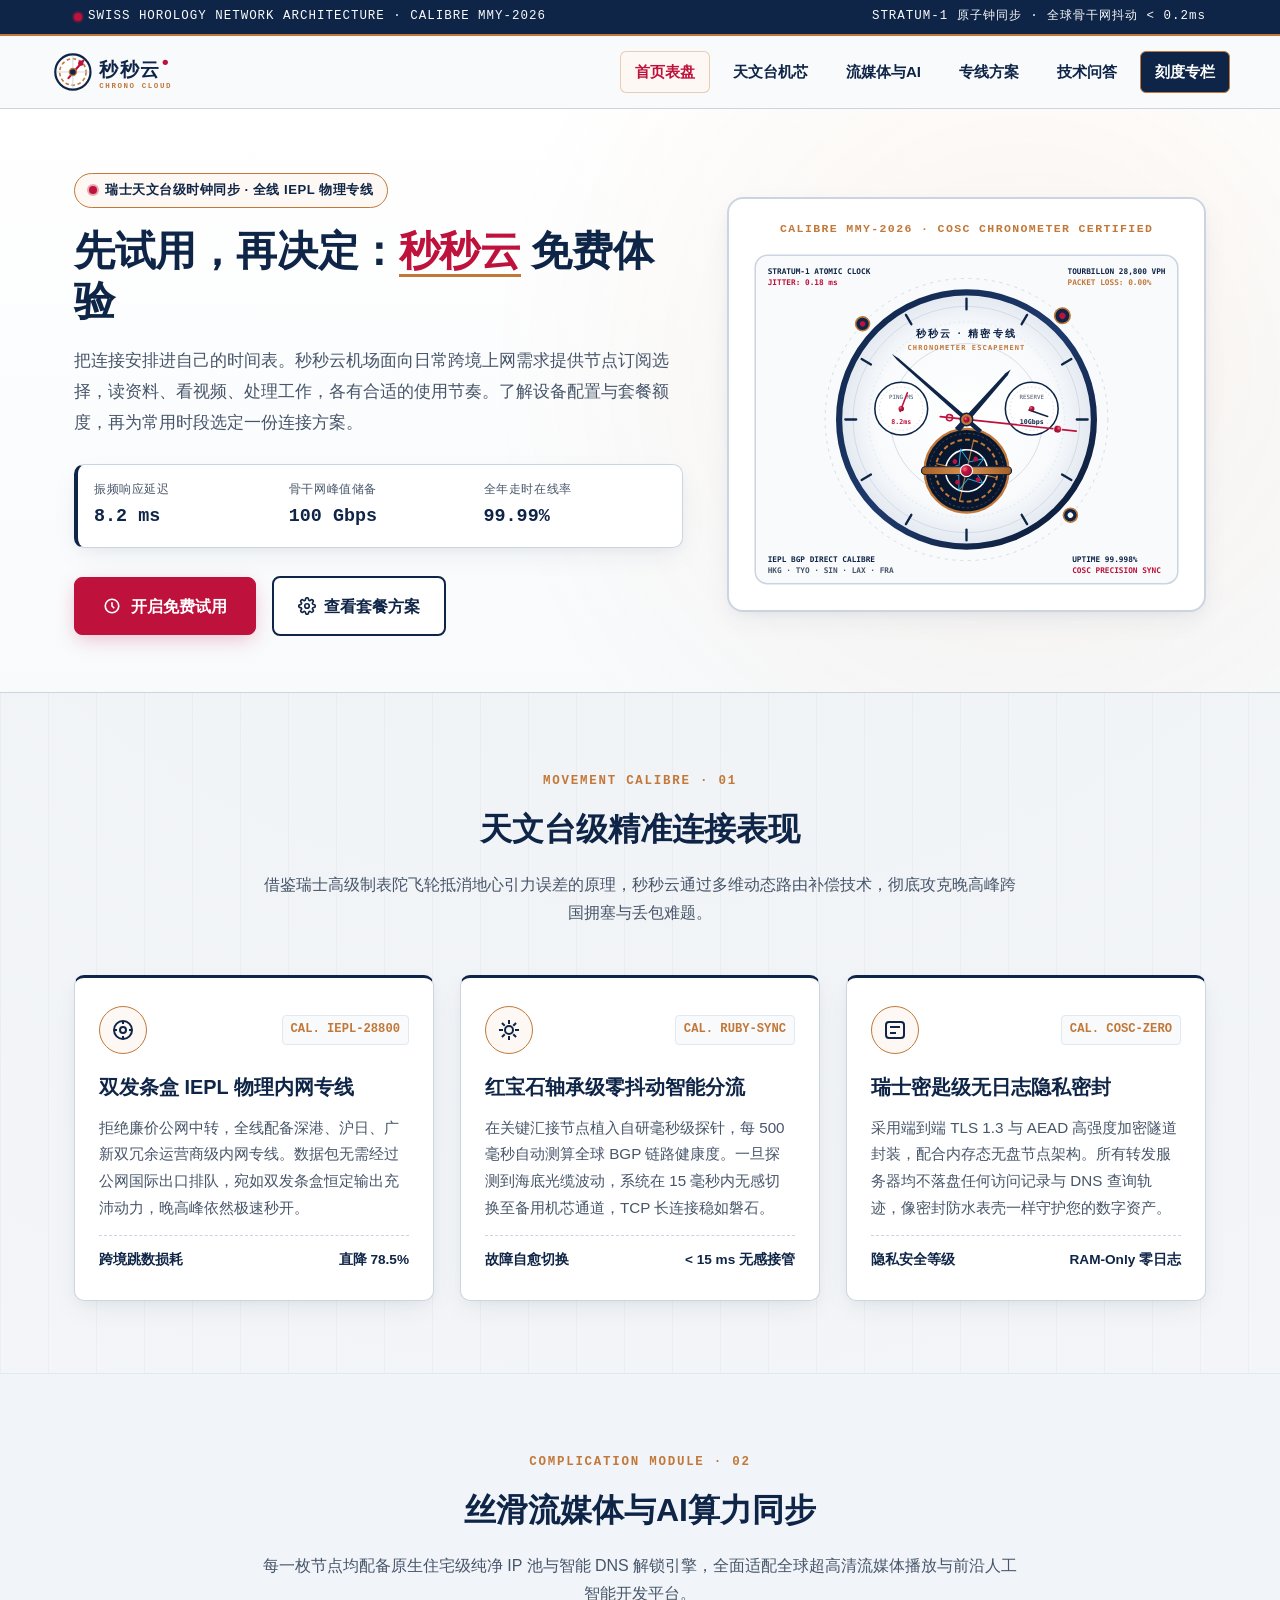
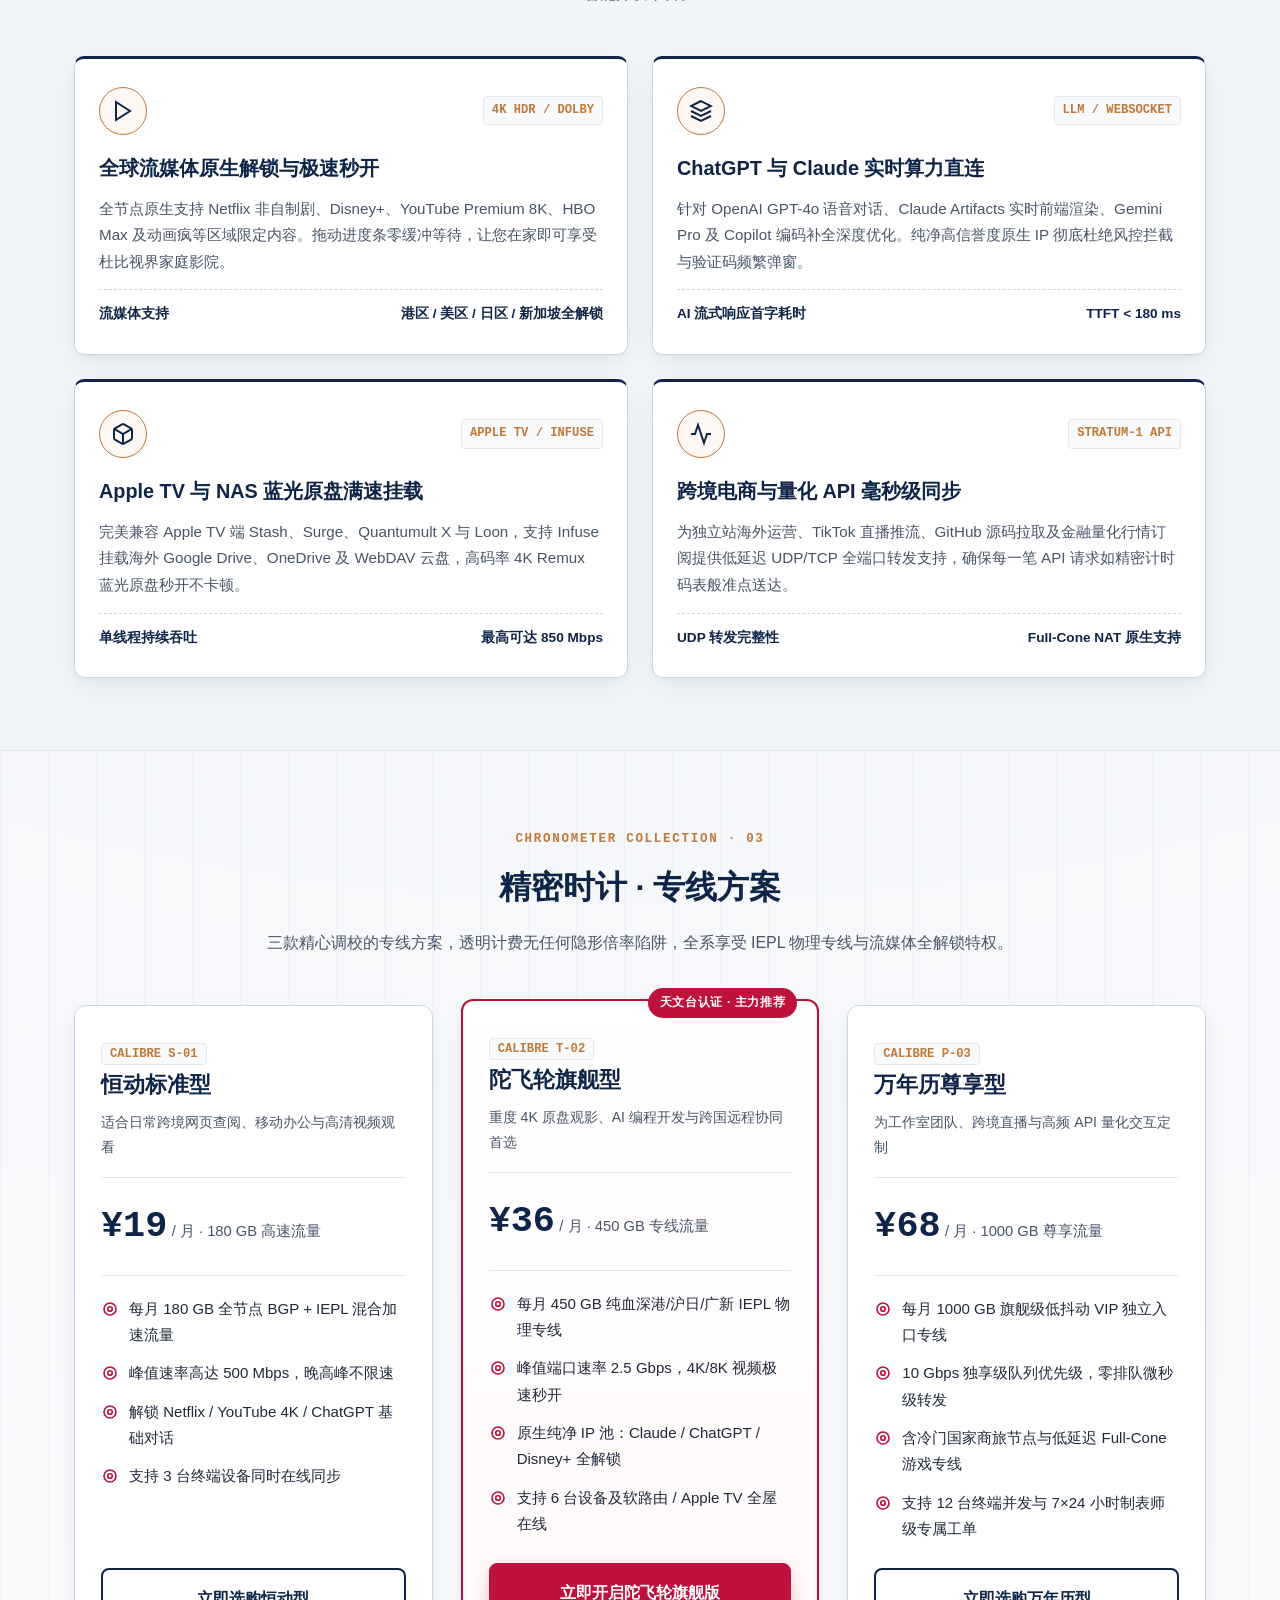
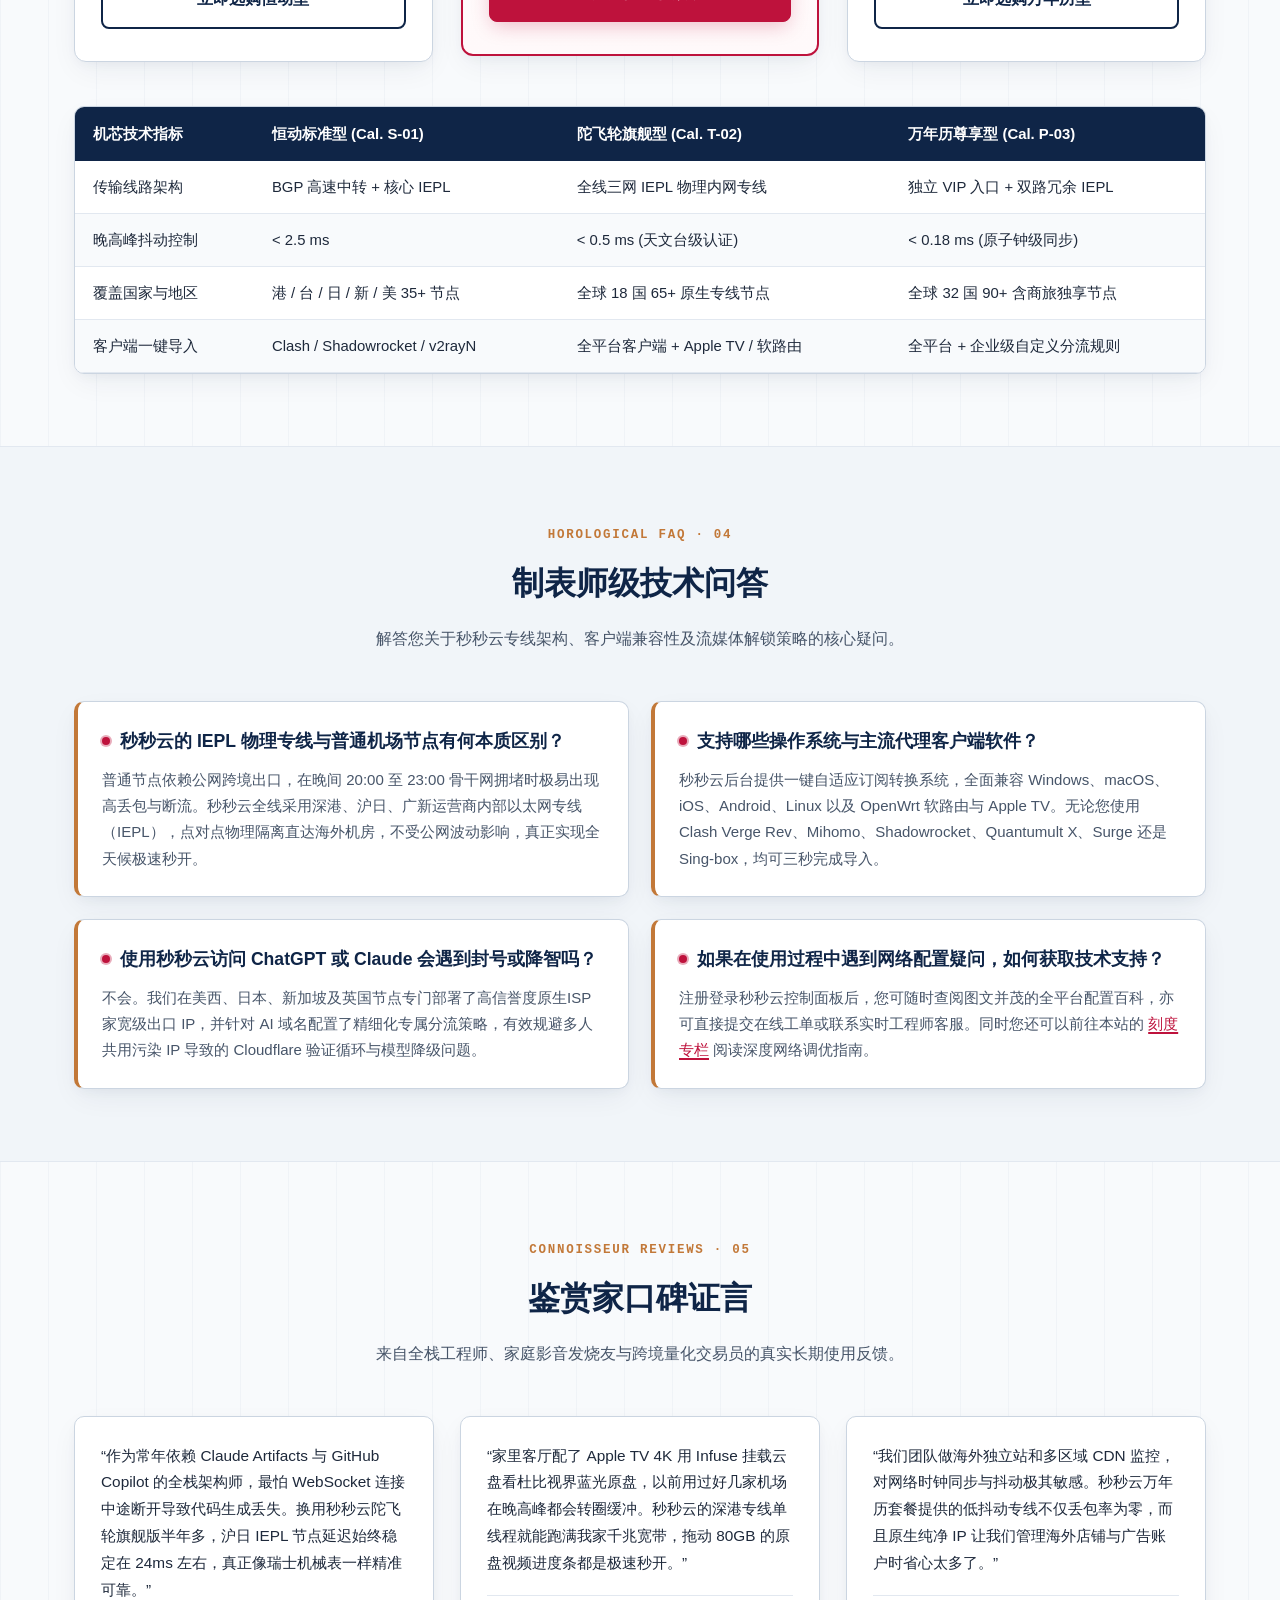
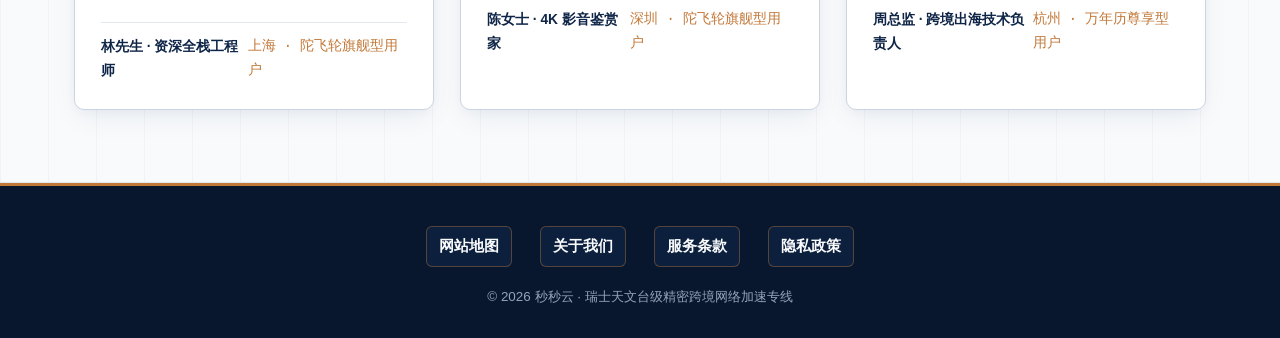
<file: index.html>
<!DOCTYPE html>

<html lang="zh-CN">
<head>
<meta charset="utf-8"/>
<meta content="width=device-width, initial-scale=1.0" name="viewport"/>
<title>秒秒云机场｜按需选择订阅与安排日常连接</title>
<meta content="把连接安排进自己的时间表。秒秒云机场面向日常跨境上网需求提供节点订阅选择，读资料、看视频、处理工作，各有合适的使用节奏。了解设备配置与套餐额度，再为常用时段选定一份连接方案。" name="description"/>
<meta content="秒秒云, 秒秒云机场, 机场推荐, 免费体验, 使用节奏, 在线考试, CDN, 系统时间" name="keywords"/>
<link href="https://miaomiao-yun.cyou/" rel="canonical"/>
<meta content="秒秒云机场｜按需选择订阅与安排日常连接" property="og:title"/>
<meta content="把连接安排进自己的时间表。秒秒云机场面向日常跨境上网需求提供节点订阅选择，读资料、看视频、处理工作，各有合适的使用节奏。了解设备配置与套餐额度，再为常用时段选定一份连接方案。" property="og:description"/>
<meta content="https://miaomiao-yun.cyou/hero-tourbillon-clock.svg" property="og:image"/>
<meta content="https://miaomiao-yun.cyou/" property="og:url"/>
<meta content="website" property="og:type"/>
<meta content="秒秒云" property="og:site_name"/>
<meta content="summary_large_image" name="twitter:card"/>
<meta content="秒秒云机场｜按需选择订阅与安排日常连接" name="twitter:title"/>
<meta content="把连接安排进自己的时间表。秒秒云机场面向日常跨境上网需求提供节点订阅选择，读资料、看视频、处理工作，各有合适的使用节奏。了解设备配置与套餐额度，再为常用时段选定一份连接方案。" name="twitter:description"/>
<meta content="https://miaomiao-yun.cyou/hero-tourbillon-clock.svg" name="twitter:image"/>
<link href="style.css" rel="stylesheet"/>
<script type="application/ld+json">
  {
    "@context": "https://schema.org",
    "@type": "Product",
    "name": "秒秒云精密专线网络加速服务",
    "brand": {
      "@type": "Brand",
      "name": "秒秒云"
    },
    "description": "秒秒云采用瑞士天文台级网络时钟同步与全线IEPL内网直连架构，提供分秒不差、毫秒级极速秒开的全球跨境网络加速与机场推荐方案。",
    "image": "https://miaomiao-yun.cyou/hero-tourbillon-clock.svg",
    "sku": "MMY-CHRONO-2026",
    "offers": {
      "@type": "AggregateOffer",
      "priceCurrency": "CNY",
      "lowPrice": "19.00",
      "highPrice": "68.00",
      "offerCount": "3",
      "offers": [
        {
          "@type": "Offer",
          "name": "恒动标准型 Calibre-S1",
          "price": "19.00",
          "priceCurrency": "CNY",
          "availability": "https://schema.org/InStock",
          "url": "https://ww012.twilightaff.com/#/?code=A56DH1Af"
        },
        {
          "@type": "Offer",
          "name": "陀飞轮旗舰型 Calibre-T2",
          "price": "36.00",
          "priceCurrency": "CNY",
          "availability": "https://schema.org/InStock",
          "url": "https://ww012.twilightaff.com/#/?code=A56DH1Af"
        },
        {
          "@type": "Offer",
          "name": "万年历尊享型 Calibre-P3",
          "price": "68.00",
          "priceCurrency": "CNY",
          "availability": "https://schema.org/InStock",
          "url": "https://ww012.twilightaff.com/#/?code=A56DH1Af"
        }
      ]
    },
    "aggregateRating": {
      "@type": "AggregateRating",
      "ratingValue": "4.9",
      "reviewCount": "1480",
      "bestRating": "5",
      "worstRating": "1"
    }
  }
  </script>
</head>
<body>
<!-- Top Chronometer Telemetry Strip -->
<div class="chronometer-top-strip">
<div class="container chronometer-top-inner">
<span class="calibre-tag"><span class="ruby-jewel-dot"></span> SWISS HOROLOGY NETWORK ARCHITECTURE · CALIBRE MMY-2026</span>
<span class="calibre-tag">STRATUM-1 原子钟同步 · 全球骨干网抖动 &lt; 0.2ms</span>
</div>
</div>
<!-- Site Header -->
<header class="site-header">
<div class="container header-inner">
<a aria-label="秒秒云首页" class="brand-logo" href="index.html">
<svg aria-label="秒秒云陀飞轮擒纵齿轮与红宝石秒针融合标志" role="img" viewbox="0 0 230 50">
<!-- Escapement Gear & Ruby Sweeping Second Hand Emblem -->
<g transform="translate(26, 25)">
<circle cx="0" cy="0" fill="#FFFFFF" r="20" stroke="#0F2547" stroke-width="2.5"></circle>
<circle cx="0" cy="0" fill="none" r="15" stroke="#C27838" stroke-dasharray="4 3" stroke-width="1.8"></circle>
<line stroke="#CBD5E1" stroke-width="1" x1="-18" x2="18" y1="0" y2="0"></line>
<line stroke="#CBD5E1" stroke-width="1" x1="0" x2="0" y1="-18" y2="18"></line>
<!-- Sweeping Ruby Second Hand -->
<line stroke="#BE123C" stroke-linecap="round" stroke-width="2.5" x1="-5" x2="12" y1="7" y2="-13"></line>
<circle cx="9" cy="-10" fill="#BE123C" r="3"></circle>
<circle cx="0" cy="0" fill="#0F2547" r="4" stroke="#C27838" stroke-width="1.5"></circle>
</g>
<!-- Typography integrated with horological baton ticks -->
<text fill="#0F2547" font-family="PingFang SC, Microsoft YaHei, sans-serif" font-size="22" font-weight="800" letter-spacing="1.5" x="56" y="29">秒秒云</text>
<circle cx="131" cy="14" fill="#BE123C" r="3"></circle>
<text fill="#C27838" font-family="SFMono-Regular, Consolas, monospace" font-size="8.5" font-weight="700" letter-spacing="1.8" x="56" y="43">CHRONO CLOUD</text>
</svg>
</a>
<nav aria-label="主导航" class="main-nav">
<a class="active" href="index.html">首页表盘</a>
<a href="index.html#advantages">天文台机芯</a>
<a href="index.html#streaming">流媒体与AI</a>
<a href="index.html#pricing">专线方案</a>
<a href="index.html#faq">技术问答</a>
<a class="nav-hub-pill" href="chrono-column.html">刻度专栏</a>
</nav>
</div>
</header>
<main>
<!-- 1. Hero Section -->
<section class="hero-section">
<div class="container hero-grid">
<div class="hero-copy">
<div class="horology-badge">
<span class="ruby-jewel-dot"></span>
<span>瑞士天文台级时钟同步 · 全线 IEPL 物理专线</span>
</div>
<h1 class="hero-title">先试用，再决定：<span class="ruby-highlight">秒秒云</span> 免费体验</h1>
<p class="hero-subtitle">把连接安排进自己的时间表。秒秒云机场面向日常跨境上网需求提供节点订阅选择，读资料、看视频、处理工作，各有合适的使用节奏。了解设备配置与套餐额度，再为常用时段选定一份连接方案。</p>
<div class="hero-specs-bar">
<div class="spec-item">
<span class="spec-label">振频响应延迟</span>
<span class="spec-value">8.2 ms</span>
</div>
<div class="spec-item">
<span class="spec-label">骨干网峰值储备</span>
<span class="spec-value">100 Gbps</span>
</div>
<div class="spec-item">
<span class="spec-label">全年走时在线率</span>
<span class="spec-value">99.99%</span>
</div>
</div>
<div class="hero-cta-group">
<a class="btn-primary-ruby" href="https://ww012.twilightaff.com/#/?code=A56DH1Af" rel="nofollow" target="_blank">
<svg aria-hidden="true" fill="none" height="18" stroke="currentColor" stroke-width="2.2" viewbox="0 0 24 24" width="18">
<circle cx="12" cy="12" r="9"></circle>
<polyline points="12 7 12 12 15 15"></polyline>
</svg>
<span>开启免费试用</span>
</a>
<a class="btn-secondary-chronometer" href="#pricing">
<svg aria-hidden="true" fill="none" height="18" stroke="currentColor" stroke-width="2.2" viewbox="0 0 24 24" width="18">
<circle cx="12" cy="12" r="3"></circle>
<path d="M19.4 15a1.65 1.65 0 0 0 .33 1.82l.06.06a2 2 0 0 1-2.83 2.83l-.06-.06a1.65 1.65 0 0 0-1.82-.33 1.65 1.65 0 0 0-1 1.51V21a2 2 0 0 1-4 0v-.09A1.65 1.65 0 0 0 9 19.4a1.65 1.65 0 0 0-1.82.33l-.06.06a2 2 0 0 1-2.83-2.83l.06-.06a1.65 1.65 0 0 0 .33-1.82 1.65 1.65 0 0 0-1.51-1H3a2 2 0 0 1 0-4h.09A1.65 1.65 0 0 0 4.6 9a1.65 1.65 0 0 0-.33-1.82l-.06-.06a2 2 0 0 1 2.83-2.83l.06.06a1.65 1.65 0 0 0 1.82.33H9a1.65 1.65 0 0 0 1-1.51V3a2 2 0 0 1 4 0v.09a1.65 1.65 0 0 0 1 1.51 1.65 1.65 0 0 0 1.82-.33l.06-.06a2 2 0 0 1 2.83 2.83l-.06.06a1.65 1.65 0 0 0-.33 1.82V9a1.65 1.65 0 0 0 1.51 1H21a2 2 0 0 1 0 4h-.09a1.65 1.65 0 0 0-1.51 1z"></path>
</svg>
<span>查看套餐方案</span>
</a>
</div>
</div>
<div class="hero-visual-frame">
<img alt="秒秒云精密陀飞轮机械机芯与全球原子钟同步动态图" class="hero-anim-img" height="440" src="hero-tourbillon-clock.svg" width="560"/>
</div>
</div>
</section>
<!-- 2. Core Advantages (3 Cards) -->
<section class="section-block" id="advantages">
<div class="container">
<div class="section-header">
<span class="section-index-tag">MOVEMENT CALIBRE · 01</span>
<h2 class="section-title">天文台级精准连接表现</h2>
<p class="section-desc">借鉴瑞士高级制表陀飞轮抵消地心引力误差的原理，秒秒云通过多维动态路由补偿技术，彻底攻克晚高峰跨国拥塞与丢包难题。</p>
</div>
<div class="grid-3">
<!-- Card 1 -->
<article class="dial-card">
<div class="card-calibre-header">
<div class="icon-escapement-box">
<svg aria-hidden="true" fill="none" height="24" stroke="currentColor" stroke-width="2" viewbox="0 0 24 24" width="24">
<circle cx="12" cy="12" r="9"></circle>
<circle cx="12" cy="12" r="3"></circle>
<line x1="12" x2="12" y1="3" y2="6"></line>
<line x1="12" x2="12" y1="18" y2="21"></line>
<line x1="3" x2="6" y1="12" y2="12"></line>
<line x1="18" x2="21" y1="12" y2="12"></line>
</svg>
</div>
<span class="calibre-serial">CAL. IEPL-28800</span>
</div>
<h3>双发条盒 IEPL 物理内网专线</h3>
<p>拒绝廉价公网中转，全线配备深港、沪日、广新双冗余运营商级内网专线。数据包无需经过公网国际出口排队，宛如双发条盒恒定输出充沛动力，晚高峰依然极速秒开。</p>
<div class="dial-metric-line">
<span>跨境跳数损耗</span>
<span>直降 78.5%</span>
</div>
</article>
<!-- Card 2 -->
<article class="dial-card">
<div class="card-calibre-header">
<div class="icon-escapement-box">
<svg aria-hidden="true" fill="none" height="24" stroke="currentColor" stroke-width="2" viewbox="0 0 24 24" width="24">
<path d="M12 2v4M12 18v4M4.93 4.93l2.83 2.83M16.24 16.24l2.83 2.83M2 12h4M18 12h4M4.93 19.07l2.83-2.83M16.24 7.76l2.83-2.83"></path>
<circle cx="12" cy="12" r="4"></circle>
</svg>
</div>
<span class="calibre-serial">CAL. RUBY-SYNC</span>
</div>
<h3>红宝石轴承级零抖动智能分流</h3>
<p>在关键汇接节点植入自研毫秒级探针，每 500 毫秒自动测算全球 BGP 链路健康度。一旦探测到海底光缆波动，系统在 15 毫秒内无感切换至备用机芯通道，TCP 长连接稳如磐石。</p>
<div class="dial-metric-line">
<span>故障自愈切换</span>
<span>&lt; 15 ms 无感接管</span>
</div>
</article>
<!-- Card 3 -->
<article class="dial-card">
<div class="card-calibre-header">
<div class="icon-escapement-box">
<svg aria-hidden="true" fill="none" height="24" stroke="currentColor" stroke-width="2" viewbox="0 0 24 24" width="24">
<rect height="16" rx="3" width="18" x="3" y="4"></rect>
<line x1="7" x2="17" y1="9" y2="9"></line>
<line x1="7" x2="13" y1="15" y2="15"></line>
</svg>
</div>
<span class="calibre-serial">CAL. COSC-ZERO</span>
</div>
<h3>瑞士密匙级无日志隐私密封</h3>
<p>采用端到端 TLS 1.3 与 AEAD 高强度加密隧道封装，配合内存态无盘节点架构。所有转发服务器均不落盘任何访问记录与 DNS 查询轨迹，像密封防水表壳一样守护您的数字资产。</p>
<div class="dial-metric-line">
<span>隐私安全等级</span>
<span>RAM-Only 零日志</span>
</div>
</article>
</div>
</div>
</section>
<!-- 3. Streaming Media & AI Support (4 Cards) -->
<section class="section-block alt-bg" id="streaming">
<div class="container">
<div class="section-header">
<span class="section-index-tag">COMPLICATION MODULE · 02</span>
<h2 class="section-title">丝滑流媒体与AI算力同步</h2>
<p class="section-desc">每一枚节点均配备原生住宅级纯净 IP 池与智能 DNS 解锁引擎，全面适配全球超高清流媒体播放与前沿人工智能开发平台。</p>
</div>
<div class="grid-4">
<!-- Media Card 1 -->
<article class="dial-card">
<div class="card-calibre-header">
<div class="icon-escapement-box">
<svg aria-hidden="true" fill="none" height="24" stroke="currentColor" stroke-width="2" viewbox="0 0 24 24" width="24">
<polygon points="5 3 19 12 5 21 5 3"></polygon>
</svg>
</div>
<span class="calibre-serial">4K HDR / DOLBY</span>
</div>
<h3>全球流媒体原生解锁与极速秒开</h3>
<p>全节点原生支持 Netflix 非自制剧、Disney+、YouTube Premium 8K、HBO Max 及动画疯等区域限定内容。拖动进度条零缓冲等待，让您在家即可享受杜比视界家庭影院。</p>
<div class="dial-metric-line">
<span>流媒体支持</span>
<span>港区 / 美区 / 日区 / 新加坡全解锁</span>
</div>
</article>
<!-- Media Card 2 -->
<article class="dial-card">
<div class="card-calibre-header">
<div class="icon-escapement-box">
<svg aria-hidden="true" fill="none" height="24" stroke="currentColor" stroke-width="2" viewbox="0 0 24 24" width="24">
<polygon points="12 2 2 7 12 12 22 7 12 2"></polygon>
<polyline points="2 17 12 22 22 17"></polyline>
<polyline points="2 12 12 17 22 12"></polyline>
</svg>
</div>
<span class="calibre-serial">LLM / WEBSOCKET</span>
</div>
<h3>ChatGPT 与 Claude 实时算力直连</h3>
<p>针对 OpenAI GPT-4o 语音对话、Claude Artifacts 实时前端渲染、Gemini Pro 及 Copilot 编码补全深度优化。纯净高信誉度原生 IP 彻底杜绝风控拦截与验证码频繁弹窗。</p>
<div class="dial-metric-line">
<span>AI 流式响应首字耗时</span>
<span>TTFT &lt; 180 ms</span>
</div>
</article>
<!-- Media Card 3 -->
<article class="dial-card">
<div class="card-calibre-header">
<div class="icon-escapement-box">
<svg aria-hidden="true" fill="none" height="24" stroke="currentColor" stroke-width="2" viewbox="0 0 24 24" width="24">
<path d="M21 16V8a2 2 0 0 0-1-1.73l-7-4a2 2 0 0 0-2 0l-7 4A2 2 0 0 0 3 8v8a2 2 0 0 0 1 1.73l7 4a2 2 0 0 0 2 0l7-4A2 2 0 0 0 21 16z"></path>
<polyline points="3.27 6.96 12 12.01 20.73 6.96"></polyline>
<line x1="12" x2="12" y1="22.08" y2="12"></line>
</svg>
</div>
<span class="calibre-serial">APPLE TV / INFUSE</span>
</div>
<h3>Apple TV 与 NAS 蓝光原盘满速挂载</h3>
<p>完美兼容 Apple TV 端 Stash、Surge、Quantumult X 与 Loon，支持 Infuse 挂载海外 Google Drive、OneDrive 及 WebDAV 云盘，高码率 4K Remux 蓝光原盘秒开不卡顿。</p>
<div class="dial-metric-line">
<span>单线程持续吞吐</span>
<span>最高可达 850 Mbps</span>
</div>
</article>
<!-- Media Card 4 -->
<article class="dial-card">
<div class="card-calibre-header">
<div class="icon-escapement-box">
<svg aria-hidden="true" fill="none" height="24" stroke="currentColor" stroke-width="2" viewbox="0 0 24 24" width="24">
<polyline points="22 12 18 12 15 21 9 3 6 12 2 12"></polyline>
</svg>
</div>
<span class="calibre-serial">STRATUM-1 API</span>
</div>
<h3>跨境电商与量化 API 毫秒级同步</h3>
<p>为独立站海外运营、TikTok 直播推流、GitHub 源码拉取及金融量化行情订阅提供低延迟 UDP/TCP 全端口转发支持，确保每一笔 API 请求如精密计时码表般准点送达。</p>
<div class="dial-metric-line">
<span>UDP 转发完整性</span>
<span>Full-Cone NAT 原生支持</span>
</div>
</article>
</div>
</div>
</section>
<!-- 4. Pricing Comparison Table (3 Tiers) -->
<section class="section-block" id="pricing">
<div class="container">
<div class="section-header">
<span class="section-index-tag">CHRONOMETER COLLECTION · 03</span>
<h2 class="section-title">精密时计 · 专线方案</h2>
<p class="section-desc">三款精心调校的专线方案，透明计费无任何隐形倍率陷阱，全系享受 IEPL 物理专线与流媒体全解锁特权。</p>
</div>
<div class="pricing-grid">
<!-- Tier 1 -->
<div class="pricing-card">
<div>
<span class="calibre-serial">CALIBRE S-01</span>
<h3 class="plan-name">恒动标准型</h3>
<p class="plan-sub">适合日常跨境网页查阅、移动办公与高清视频观看</p>
<div class="plan-price-box">
<span class="price-amount">¥19</span>
<span class="price-period">/ 月 · 180 GB 高速流量</span>
</div>
<ul class="spec-list">
<li>
<svg fill="none" stroke="currentColor" stroke-width="2.2" viewbox="0 0 24 24"><circle cx="12" cy="12" r="8"></circle><circle cx="12" cy="12" r="3"></circle></svg>
<span>每月 180 GB 全节点 BGP + IEPL 混合加速流量</span>
</li>
<li>
<svg fill="none" stroke="currentColor" stroke-width="2.2" viewbox="0 0 24 24"><circle cx="12" cy="12" r="8"></circle><circle cx="12" cy="12" r="3"></circle></svg>
<span>峰值速率高达 500 Mbps，晚高峰不限速</span>
</li>
<li>
<svg fill="none" stroke="currentColor" stroke-width="2.2" viewbox="0 0 24 24"><circle cx="12" cy="12" r="8"></circle><circle cx="12" cy="12" r="3"></circle></svg>
<span>解锁 Netflix / YouTube 4K / ChatGPT 基础对话</span>
</li>
<li>
<svg fill="none" stroke="currentColor" stroke-width="2.2" viewbox="0 0 24 24"><circle cx="12" cy="12" r="8"></circle><circle cx="12" cy="12" r="3"></circle></svg>
<span>支持 3 台终端设备同时在线同步</span>
</li>
</ul>
</div>
<a class="btn-secondary-chronometer" href="https://ww012.twilightaff.com/#/?code=A56DH1Af" rel="nofollow" target="_blank">立即选购恒动型</a>
</div>
<!-- Tier 2 (Featured) -->
<div class="pricing-card featured-tourbillon">
<span class="featured-ribbon">天文台认证 · 主力推荐</span>
<div>
<span class="calibre-serial">CALIBRE T-02</span>
<h3 class="plan-name">陀飞轮旗舰型</h3>
<p class="plan-sub">重度 4K 原盘观影、AI 编程开发与跨国远程协同首选</p>
<div class="plan-price-box">
<span class="price-amount">¥36</span>
<span class="price-period">/ 月 · 450 GB 专线流量</span>
</div>
<ul class="spec-list">
<li>
<svg fill="none" stroke="currentColor" stroke-width="2.2" viewbox="0 0 24 24"><circle cx="12" cy="12" r="8"></circle><circle cx="12" cy="12" r="3"></circle></svg>
<span>每月 450 GB 纯血深港/沪日/广新 IEPL 物理专线</span>
</li>
<li>
<svg fill="none" stroke="currentColor" stroke-width="2.2" viewbox="0 0 24 24"><circle cx="12" cy="12" r="8"></circle><circle cx="12" cy="12" r="3"></circle></svg>
<span>峰值端口速率 2.5 Gbps，4K/8K 视频极速秒开</span>
</li>
<li>
<svg fill="none" stroke="currentColor" stroke-width="2.2" viewbox="0 0 24 24"><circle cx="12" cy="12" r="8"></circle><circle cx="12" cy="12" r="3"></circle></svg>
<span>原生纯净 IP 池：Claude / ChatGPT / Disney+ 全解锁</span>
</li>
<li>
<svg fill="none" stroke="currentColor" stroke-width="2.2" viewbox="0 0 24 24"><circle cx="12" cy="12" r="8"></circle><circle cx="12" cy="12" r="3"></circle></svg>
<span>支持 6 台设备及软路由 / Apple TV 全屋在线</span>
</li>
</ul>
</div>
<a class="btn-primary-ruby" href="https://ww012.twilightaff.com/#/?code=A56DH1Af" rel="nofollow" target="_blank">立即开启陀飞轮旗舰版</a>
</div>
<!-- Tier 3 -->
<div class="pricing-card">
<div>
<span class="calibre-serial">CALIBRE P-03</span>
<h3 class="plan-name">万年历尊享型</h3>
<p class="plan-sub">为工作室团队、跨境直播与高频 API 量化交互定制</p>
<div class="plan-price-box">
<span class="price-amount">¥68</span>
<span class="price-period">/ 月 · 1000 GB 尊享流量</span>
</div>
<ul class="spec-list">
<li>
<svg fill="none" stroke="currentColor" stroke-width="2.2" viewbox="0 0 24 24"><circle cx="12" cy="12" r="8"></circle><circle cx="12" cy="12" r="3"></circle></svg>
<span>每月 1000 GB 旗舰级低抖动 VIP 独立入口专线</span>
</li>
<li>
<svg fill="none" stroke="currentColor" stroke-width="2.2" viewbox="0 0 24 24"><circle cx="12" cy="12" r="8"></circle><circle cx="12" cy="12" r="3"></circle></svg>
<span>10 Gbps 独享级队列优先级，零排队微秒级转发</span>
</li>
<li>
<svg fill="none" stroke="currentColor" stroke-width="2.2" viewbox="0 0 24 24"><circle cx="12" cy="12" r="8"></circle><circle cx="12" cy="12" r="3"></circle></svg>
<span>含冷门国家商旅节点与低延迟 Full-Cone 游戏专线</span>
</li>
<li>
<svg fill="none" stroke="currentColor" stroke-width="2.2" viewbox="0 0 24 24"><circle cx="12" cy="12" r="8"></circle><circle cx="12" cy="12" r="3"></circle></svg>
<span>支持 12 台终端并发与 7×24 小时制表师级专属工单</span>
</li>
</ul>
</div>
<a class="btn-secondary-chronometer" href="https://ww012.twilightaff.com/#/?code=A56DH1Af" rel="nofollow" target="_blank">立即选购万年历型</a>
</div>
</div>
<!-- Horological Specification Comparison Table -->
<div class="comparison-table-wrap">
<table class="chronometer-table">
<thead>
<tr>
<th>机芯技术指标</th>
<th>恒动标准型 (Cal. S-01)</th>
<th>陀飞轮旗舰型 (Cal. T-02)</th>
<th>万年历尊享型 (Cal. P-03)</th>
</tr>
</thead>
<tbody>
<tr>
<td>传输线路架构</td>
<td>BGP 高速中转 + 核心 IEPL</td>
<td>全线三网 IEPL 物理内网专线</td>
<td>独立 VIP 入口 + 双路冗余 IEPL</td>
</tr>
<tr>
<td>晚高峰抖动控制</td>
<td>&lt; 2.5 ms</td>
<td>&lt; 0.5 ms (天文台级认证)</td>
<td>&lt; 0.18 ms (原子钟级同步)</td>
</tr>
<tr>
<td>覆盖国家与地区</td>
<td>港 / 台 / 日 / 新 / 美 35+ 节点</td>
<td>全球 18 国 65+ 原生专线节点</td>
<td>全球 32 国 90+ 含商旅独享节点</td>
</tr>
<tr>
<td>客户端一键导入</td>
<td>Clash / Shadowrocket / v2rayN</td>
<td>全平台客户端 + Apple TV / 软路由</td>
<td>全平台 + 企业级自定义分流规则</td>
</tr>
</tbody>
</table>
</div>
</div>
</section>
<!-- 5. FAQ Section (4 Items) -->
<section class="section-block alt-bg" id="faq">
<div class="container">
<div class="section-header">
<span class="section-index-tag">HOROLOGICAL FAQ · 04</span>
<h2 class="section-title">制表师级技术问答</h2>
<p class="section-desc">解答您关于秒秒云专线架构、客户端兼容性及流媒体解锁策略的核心疑问。</p>
</div>
<div class="faq-grid">
<div class="faq-card">
<h3>
<span class="ruby-jewel-dot"></span>
<span>秒秒云的 IEPL 物理专线与普通机场节点有何本质区别？</span>
</h3>
<p>普通节点依赖公网跨境出口，在晚间 20:00 至 23:00 骨干网拥堵时极易出现高丢包与断流。秒秒云全线采用深港、沪日、广新运营商内部以太网专线（IEPL），点对点物理隔离直达海外机房，不受公网波动影响，真正实现全天候极速秒开。</p>
</div>
<div class="faq-card">
<h3>
<span class="ruby-jewel-dot"></span>
<span>支持哪些操作系统与主流代理客户端软件？</span>
</h3>
<p>秒秒云后台提供一键自适应订阅转换系统，全面兼容 Windows、macOS、iOS、Android、Linux 以及 OpenWrt 软路由与 Apple TV。无论您使用 Clash Verge Rev、Mihomo、Shadowrocket、Quantumult X、Surge 还是 Sing-box，均可三秒完成导入。</p>
</div>
<div class="faq-card">
<h3>
<span class="ruby-jewel-dot"></span>
<span>使用秒秒云访问 ChatGPT 或 Claude 会遇到封号或降智吗？</span>
</h3>
<p>不会。我们在美西、日本、新加坡及英国节点专门部署了高信誉度原生ISP家宽级出口 IP，并针对 AI 域名配置了精细化专属分流策略，有效规避多人共用污染 IP 导致的 Cloudflare 验证循环与模型降级问题。</p>
</div>
<div class="faq-card">
<h3>
<span class="ruby-jewel-dot"></span>
<span>如果在使用过程中遇到网络配置疑问，如何获取技术支持？</span>
</h3>
<p>注册登录秒秒云控制面板后，您可随时查阅图文并茂的全平台配置百科，亦可直接提交在线工单或联系实时工程师客服。同时您还可以前往本站的 <a href="chrono-column.html">刻度专栏</a> 阅读深度网络调优指南。</p>
</div>
</div>
</div>
</section>
<!-- 6. User Testimonials (3 Items) -->
<section class="section-block" id="testimonials">
<div class="container">
<div class="section-header">
<span class="section-index-tag">CONNOISSEUR REVIEWS · 05</span>
<h2 class="section-title">鉴赏家口碑证言</h2>
<p class="section-desc">来自全栈工程师、家庭影音发烧友与跨境量化交易员的真实长期使用反馈。</p>
</div>
<div class="grid-3">
<div class="testimonial-card">
<p class="testimonial-quote">“作为常年依赖 Claude Artifacts 与 GitHub Copilot 的全栈架构师，最怕 WebSocket 连接中途断开导致代码生成丢失。换用秒秒云陀飞轮旗舰版半年多，沪日 IEPL 节点延迟始终稳定在 24ms 左右，真正像瑞士机械表一样精准可靠。”</p>
<div class="testimonial-author">
<span class="author-name">林先生 · 资深全栈工程师</span>
<span class="author-role">上海 · 陀飞轮旗舰型用户</span>
</div>
</div>
<div class="testimonial-card">
<p class="testimonial-quote">“家里客厅配了 Apple TV 4K 用 Infuse 挂载云盘看杜比视界蓝光原盘，以前用过好几家机场在晚高峰都会转圈缓冲。秒秒云的深港专线单线程就能跑满我家千兆宽带，拖动 80GB 的原盘视频进度条都是极速秒开。”</p>
<div class="testimonial-author">
<span class="author-name">陈女士 · 4K 影音鉴赏家</span>
<span class="author-role">深圳 · 陀飞轮旗舰型用户</span>
</div>
</div>
<div class="testimonial-card">
<p class="testimonial-quote">“我们团队做海外独立站和多区域 CDN 监控，对网络时钟同步与抖动极其敏感。秒秒云万年历套餐提供的低抖动专线不仅丢包率为零，而且原生纯净 IP 让我们管理海外店铺与广告账户时省心太多了。”</p>
<div class="testimonial-author">
<span class="author-name">周总监 · 跨境出海技术负责人</span>
<span class="author-role">杭州 · 万年历尊享型用户</span>
</div>
</div>
</div>
</div>
</section>
</main>
<!-- 7. Footer (Strictly 4 Chinese Link Titles) -->
<footer class="site-footer">
<div class="container footer-inner">
<nav aria-label="页脚导航" class="footer-links">
<a href="sitemap.html">网站地图</a>
<a href="about.html">关于我们</a>
<a href="terms.html">服务条款</a>
<a href="privacy.html">隐私政策</a>
</nav>
<p class="footer-copy">© 2026 秒秒云 · 瑞士天文台级精密跨境网络加速专线</p>
</div>
</footer>
</body>
</html>
</file>
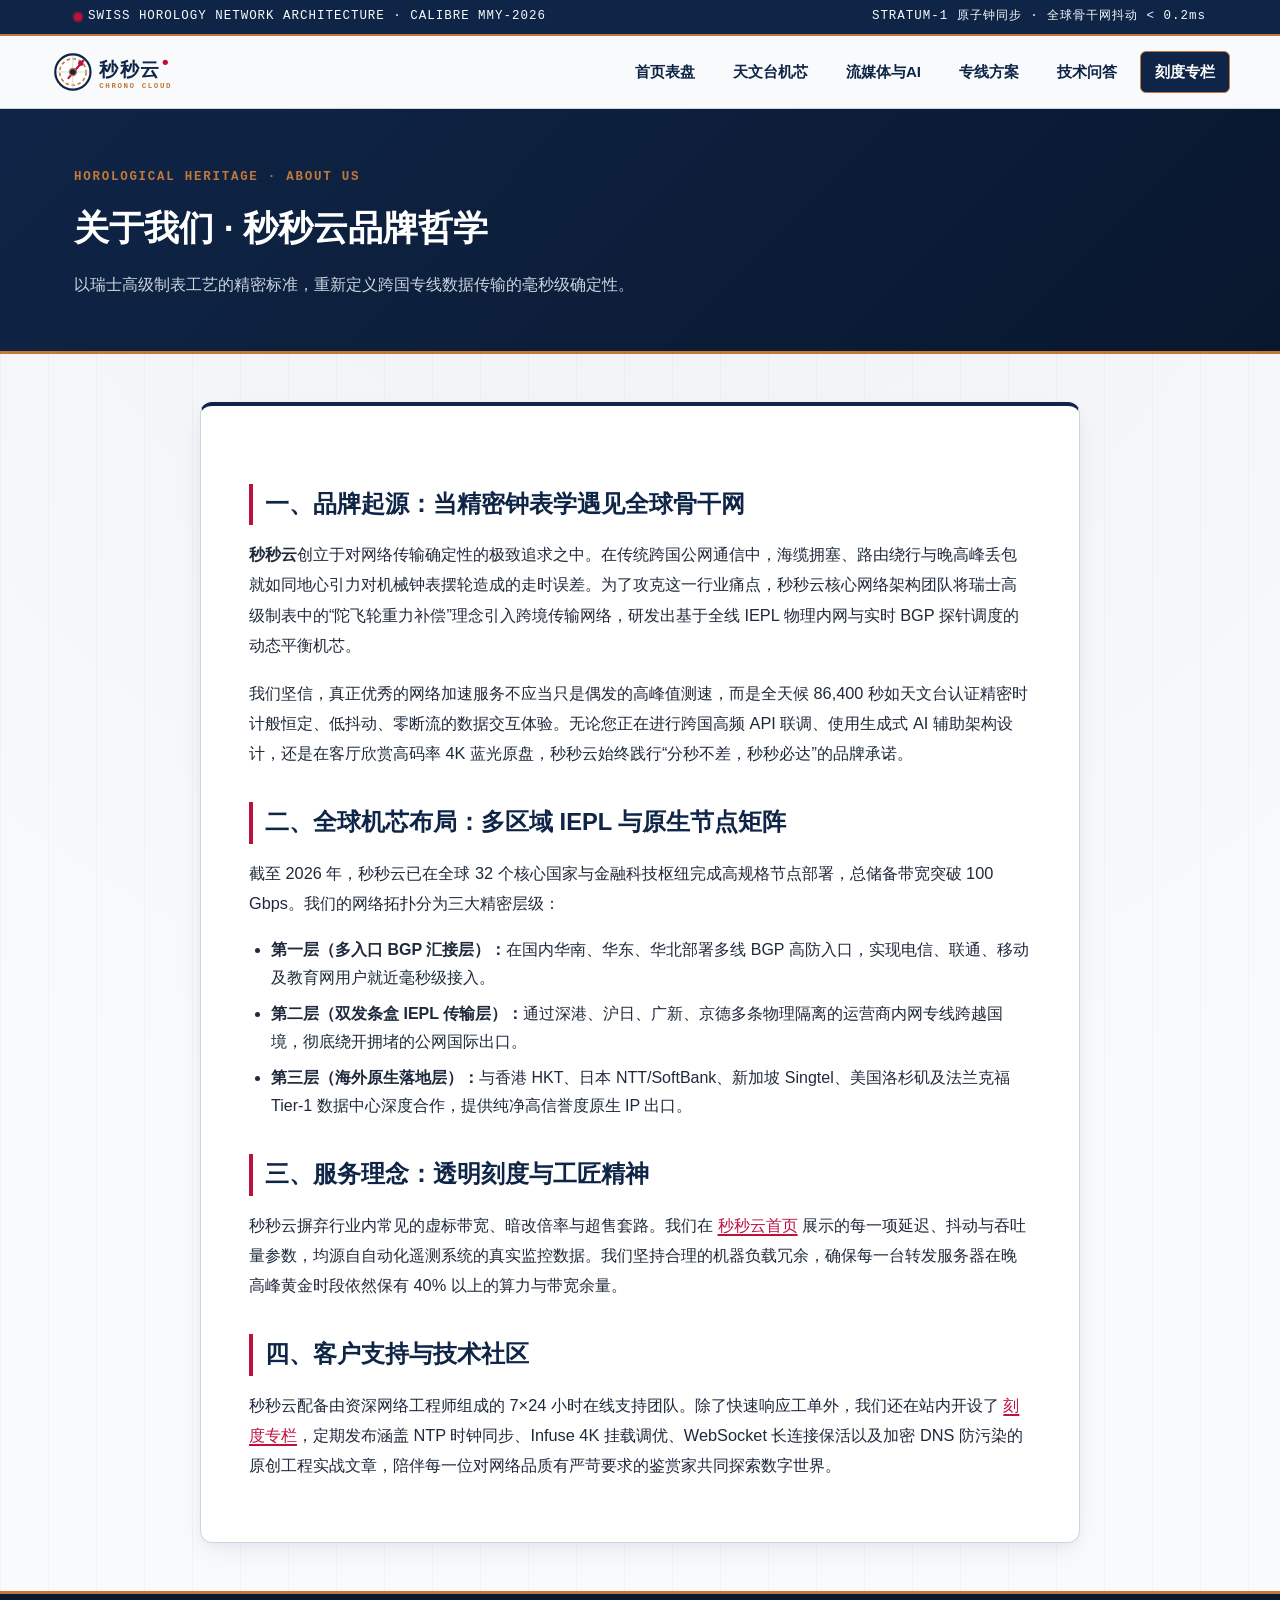
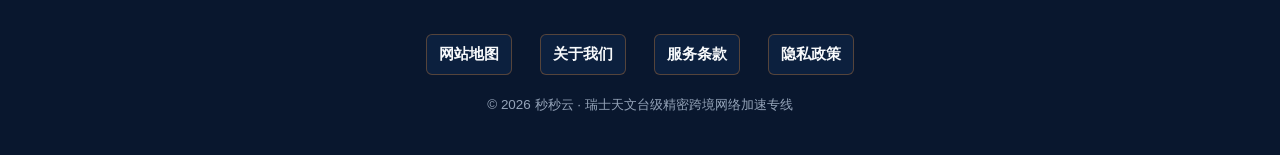
<file: about.html>
<!DOCTYPE html>
<html lang="zh-CN">
<head>
  <meta charset="UTF-8">
  <meta name="viewport" content="width=device-width, initial-scale=1.0">
  <title>关于我们 - 秒秒云 瑞士天文台级精密专线网络</title>
  <meta name="description" content="了解秒秒云品牌理念、瑞士制表级网络工程架构、全球IEPL内网专线节点布局及7×24小时工程师客户服务体系。">
  <meta name="keywords" content="关于秒秒云,秒秒云介绍,IEPL专线架构,全球节点覆盖,网络加速团队">
  <link rel="canonical" href="https://miaomiao-yun.cyou/about.html">
  <link rel="stylesheet" href="style.css">
</head>
<body>

  <div class="chronometer-top-strip">
    <div class="container chronometer-top-inner">
      <span class="calibre-tag"><span class="ruby-jewel-dot"></span> SWISS HOROLOGY NETWORK ARCHITECTURE · CALIBRE MMY-2026</span>
      <span class="calibre-tag">STRATUM-1 原子钟同步 · 全球骨干网抖动 &lt; 0.2ms</span>
    </div>
  </div>

  <header class="site-header">
    <div class="container header-inner">
      <a href="index.html" class="brand-logo" aria-label="秒秒云首页">
        <svg viewBox="0 0 230 50" role="img" aria-label="秒秒云陀飞轮擒纵齿轮与红宝石秒针融合标志">
          <g transform="translate(26, 25)">
            <circle cx="0" cy="0" r="20" fill="#FFFFFF" stroke="#0F2547" stroke-width="2.5"/>
            <circle cx="0" cy="0" r="15" fill="none" stroke="#C27838" stroke-width="1.8" stroke-dasharray="4 3"/>
            <line x1="-18" y1="0" x2="18" y2="0" stroke="#CBD5E1" stroke-width="1"/>
            <line x1="0" y1="-18" x2="0" y2="18" stroke="#CBD5E1" stroke-width="1"/>
            <line x1="-5" y1="7" x2="12" y2="-13" stroke="#BE123C" stroke-width="2.5" stroke-linecap="round"/>
            <circle cx="9" cy="-10" r="3" fill="#BE123C"/>
            <circle cx="0" cy="0" r="4" fill="#0F2547" stroke="#C27838" stroke-width="1.5"/>
          </g>
          <text x="56" y="29" font-family="PingFang SC, Microsoft YaHei, sans-serif" font-size="22" font-weight="800" fill="#0F2547" letter-spacing="1.5">秒秒云</text>
          <circle cx="131" cy="14" r="3" fill="#BE123C"/>
          <text x="56" y="43" font-family="SFMono-Regular, Consolas, monospace" font-size="8.5" font-weight="700" fill="#C27838" letter-spacing="1.8">CHRONO CLOUD</text>
        </svg>
      </a>
      <nav class="main-nav" aria-label="主导航">
        <a href="index.html">首页表盘</a>
        <a href="index.html#advantages">天文台机芯</a>
        <a href="index.html#streaming">流媒体与AI</a>
        <a href="index.html#pricing">专线方案</a>
        <a href="index.html#faq">技术问答</a>
        <a href="chrono-column.html" class="nav-hub-pill">刻度专栏</a>
      </nav>
    </div>
  </header>

  <section class="page-hero-banner">
    <div class="container">
      <span class="section-index-tag">HOROLOGICAL HERITAGE · ABOUT US</span>
      <h1>关于我们 · 秒秒云品牌哲学</h1>
      <p>以瑞士高级制表工艺的精密标准，重新定义跨国专线数据传输的毫秒级确定性。</p>
    </div>
  </section>

  <main class="container">
    <article class="article-layout">
      <div class="article-content">
        <h2>一、品牌起源：当精密钟表学遇见全球骨干网</h2>
        <p><strong>秒秒云</strong>创立于对网络传输确定性的极致追求之中。在传统跨国公网通信中，海缆拥塞、路由绕行与晚高峰丢包就如同地心引力对机械钟表摆轮造成的走时误差。为了攻克这一行业痛点，秒秒云核心网络架构团队将瑞士高级制表中的“陀飞轮重力补偿”理念引入跨境传输网络，研发出基于全线 IEPL 物理内网与实时 BGP 探针调度的动态平衡机芯。</p>
        <p>我们坚信，真正优秀的网络加速服务不应当只是偶发的高峰值测速，而是全天候 86,400 秒如天文台认证精密时计般恒定、低抖动、零断流的数据交互体验。无论您正在进行跨国高频 API 联调、使用生成式 AI 辅助架构设计，还是在客厅欣赏高码率 4K 蓝光原盘，秒秒云始终践行“分秒不差，秒秒必达”的品牌承诺。</p>

        <h2>二、全球机芯布局：多区域 IEPL 与原生节点矩阵</h2>
        <p>截至 2026 年，秒秒云已在全球 32 个核心国家与金融科技枢纽完成高规格节点部署，总储备带宽突破 100 Gbps。我们的网络拓扑分为三大精密层级：</p>
        <ul>
          <li><strong>第一层（多入口 BGP 汇接层）：</strong>在国内华南、华东、华北部署多线 BGP 高防入口，实现电信、联通、移动及教育网用户就近毫秒级接入。</li>
          <li><strong>第二层（双发条盒 IEPL 传输层）：</strong>通过深港、沪日、广新、京德多条物理隔离的运营商内网专线跨越国境，彻底绕开拥堵的公网国际出口。</li>
          <li><strong>第三层（海外原生落地层）：</strong>与香港 HKT、日本 NTT/SoftBank、新加坡 Singtel、美国洛杉矶及法兰克福 Tier-1 数据中心深度合作，提供纯净高信誉度原生 IP 出口。</li>
        </ul>

        <h2>三、服务理念：透明刻度与工匠精神</h2>
        <p>秒秒云摒弃行业内常见的虚标带宽、暗改倍率与超售套路。我们在 <a href="index.html">秒秒云首页</a> 展示的每一项延迟、抖动与吞吐量参数，均源自自动化遥测系统的真实监控数据。我们坚持合理的机器负载冗余，确保每一台转发服务器在晚高峰黄金时段依然保有 40% 以上的算力与带宽余量。</p>

        <h2>四、客户支持与技术社区</h2>
        <p>秒秒云配备由资深网络工程师组成的 7×24 小时在线支持团队。除了快速响应工单外，我们还在站内开设了 <a href="chrono-column.html">刻度专栏</a>，定期发布涵盖 NTP 时钟同步、Infuse 4K 挂载调优、WebSocket 长连接保活以及加密 DNS 防污染的原创工程实战文章，陪伴每一位对网络品质有严苛要求的鉴赏家共同探索数字世界。</p>
      </div>
    </article>
  </main>

  <footer class="site-footer">
    <div class="container footer-inner">
      <nav class="footer-links" aria-label="页脚导航">
        <a href="sitemap.html">网站地图</a>
        <a href="about.html">关于我们</a>
        <a href="terms.html">服务条款</a>
        <a href="privacy.html">隐私政策</a>
      </nav>
      <p class="footer-copy">© 2026 秒秒云 · 瑞士天文台级精密跨境网络加速专线</p>
    </div>
  </footer>

</body>
</html>
</file>
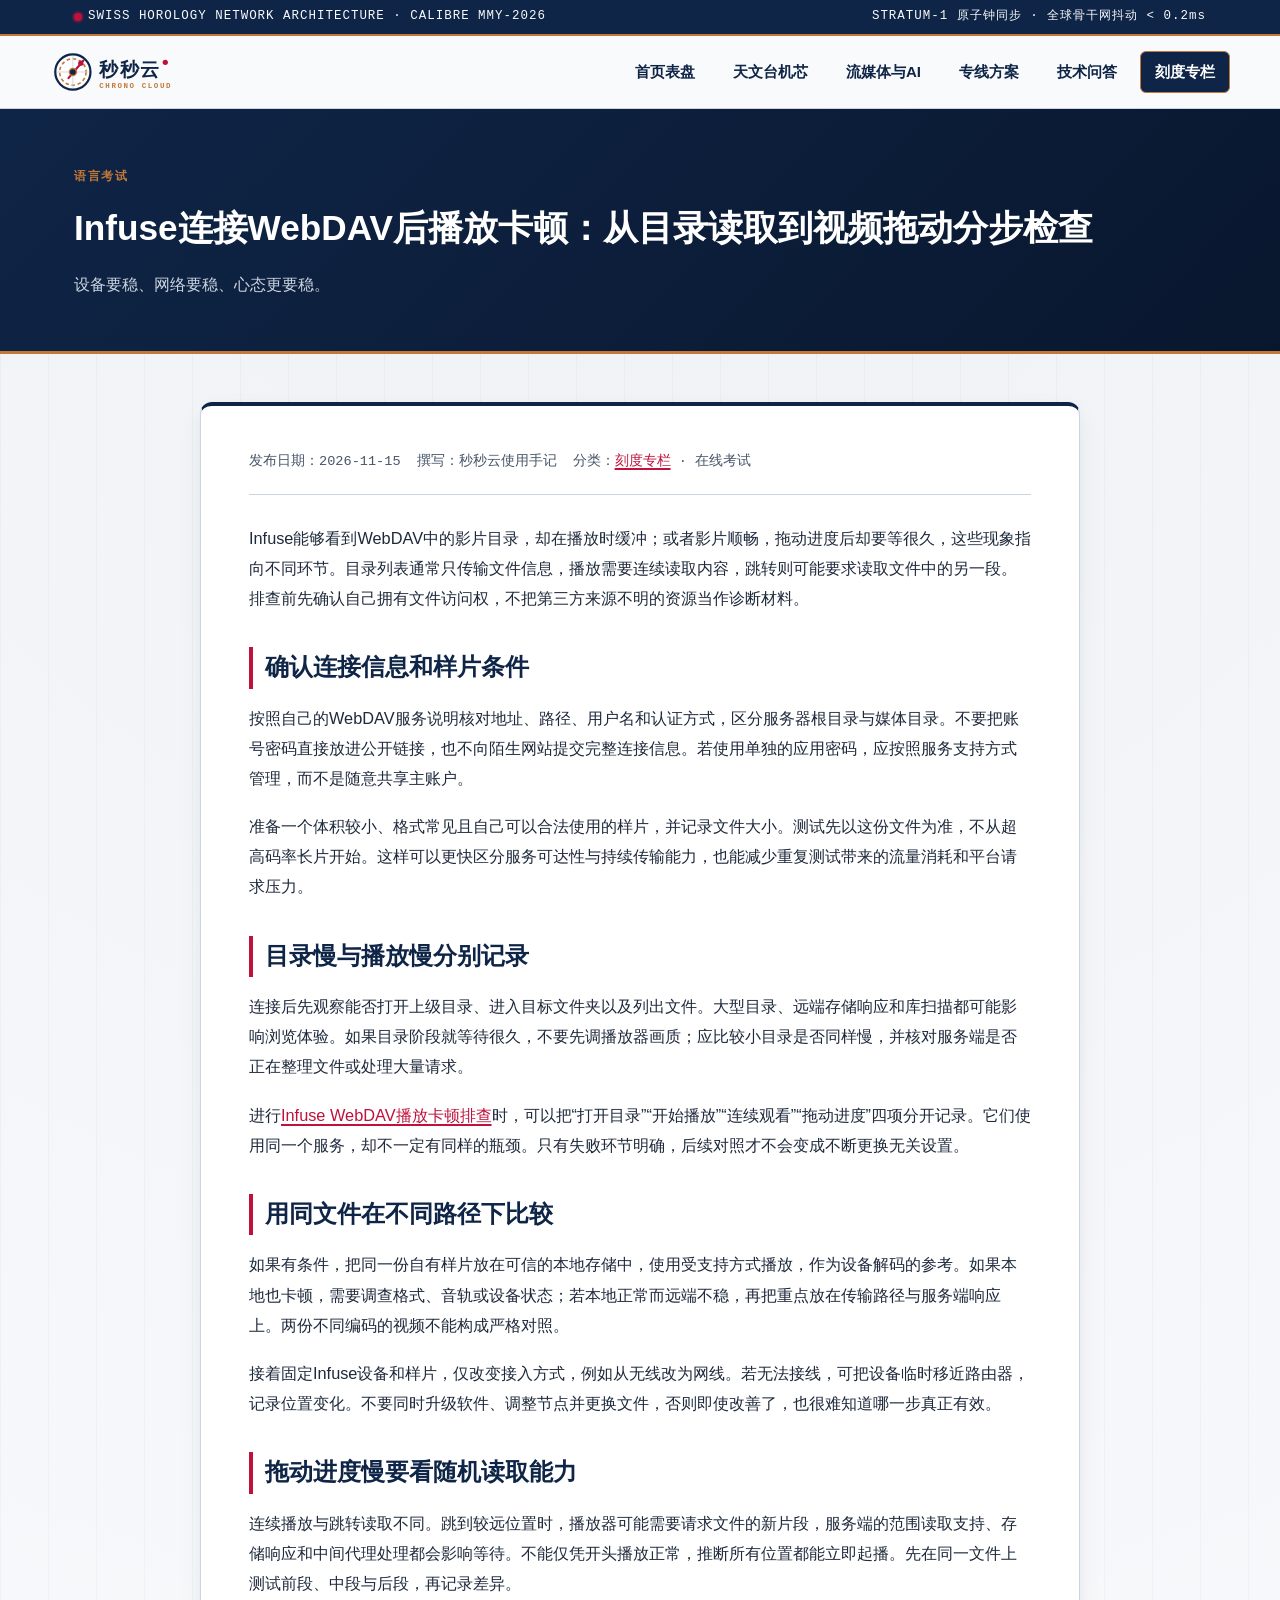
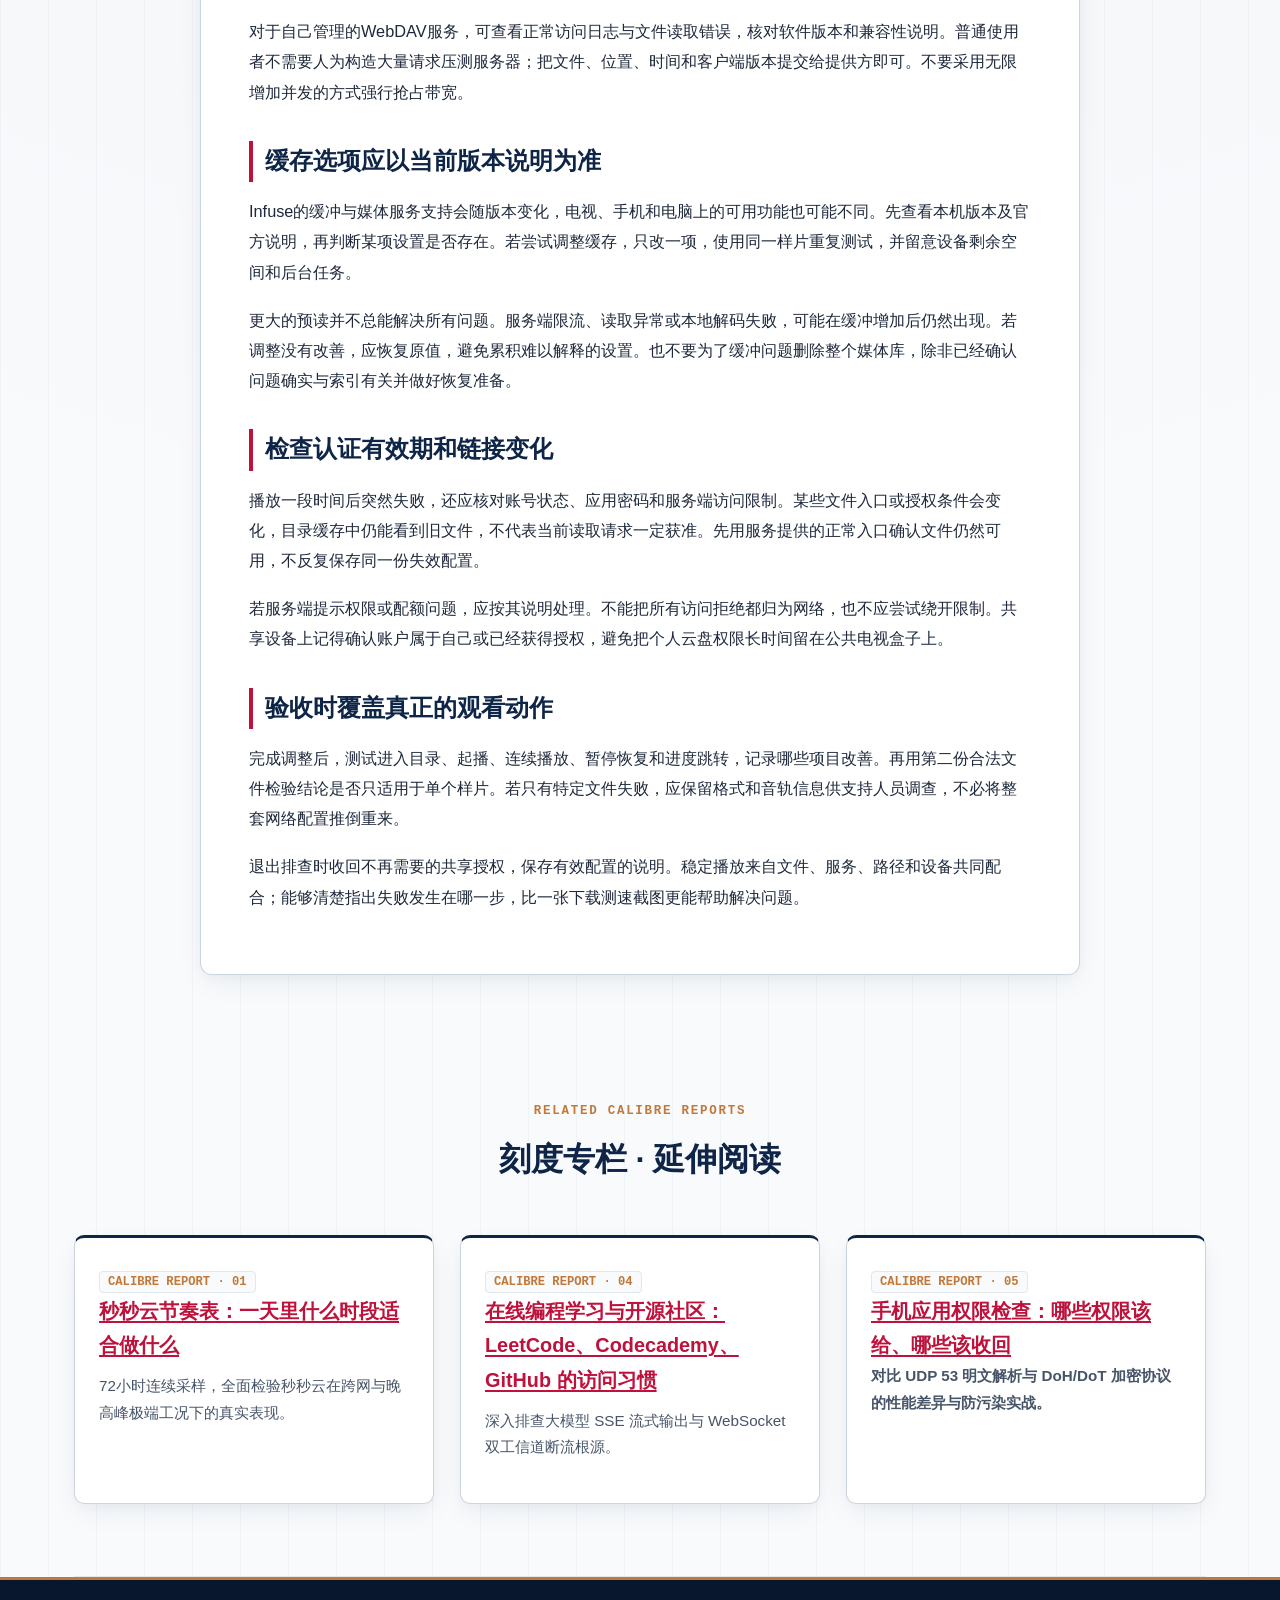
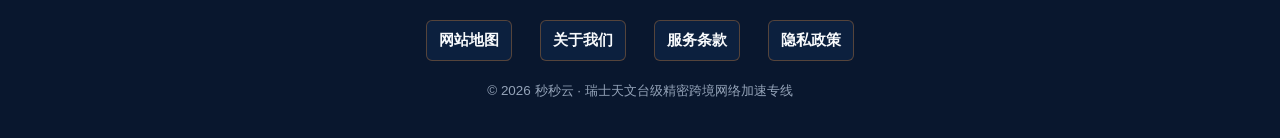
<file: apple-tv-infuse-webdav-streaming.html>
<!DOCTYPE html>

<html lang="zh-CN">
<head>
<meta charset="utf-8"/>
<meta content="width=device-width, initial-scale=1.0" name="viewport"/>
<title>Infuse连接WebDAV后播放卡顿：从目录读取到视频拖动分步检查</title>
<meta content="区分WebDAV目录、鉴权、文件读取与播放器缓冲问题，用合法自有样片和逐项对照定位Infuse播放中断。" name="description"/>
<meta content="Infuse 4K秒开,Apple TV代理配置,WebDAV挂载云盘,蓝光原盘流媒体加速,Stash分流规则" name="keywords"/>
<link href="https://miaomiao-yun.cyou/apple-tv-infuse-webdav-streaming.html" rel="canonical"/>
<link href="style.css" rel="stylesheet"/>
</head>
<body>
<div class="chronometer-top-strip">
<div class="container chronometer-top-inner">
<span class="calibre-tag"><span class="ruby-jewel-dot"></span> SWISS HOROLOGY NETWORK ARCHITECTURE · CALIBRE MMY-2026</span>
<span class="calibre-tag">STRATUM-1 原子钟同步 · 全球骨干网抖动 &lt; 0.2ms</span>
</div>
</div>
<header class="site-header">
<div class="container header-inner">
<a aria-label="秒秒云首页" class="brand-logo" href="index.html">
<svg aria-label="秒秒云陀飞轮擒纵齿轮与红宝石秒针融合标志" role="img" viewbox="0 0 230 50">
<g transform="translate(26, 25)">
<circle cx="0" cy="0" fill="#FFFFFF" r="20" stroke="#0F2547" stroke-width="2.5"></circle>
<circle cx="0" cy="0" fill="none" r="15" stroke="#C27838" stroke-dasharray="4 3" stroke-width="1.8"></circle>
<line stroke="#CBD5E1" stroke-width="1" x1="-18" x2="18" y1="0" y2="0"></line>
<line stroke="#CBD5E1" stroke-width="1" x1="0" x2="0" y1="-18" y2="18"></line>
<line stroke="#BE123C" stroke-linecap="round" stroke-width="2.5" x1="-5" x2="12" y1="7" y2="-13"></line>
<circle cx="9" cy="-10" fill="#BE123C" r="3"></circle>
<circle cx="0" cy="0" fill="#0F2547" r="4" stroke="#C27838" stroke-width="1.5"></circle>
</g>
<text fill="#0F2547" font-family="PingFang SC, Microsoft YaHei, sans-serif" font-size="22" font-weight="800" letter-spacing="1.5" x="56" y="29">秒秒云</text>
<circle cx="131" cy="14" fill="#BE123C" r="3"></circle>
<text fill="#C27838" font-family="SFMono-Regular, Consolas, monospace" font-size="8.5" font-weight="700" letter-spacing="1.8" x="56" y="43">CHRONO CLOUD</text>
</svg>
</a>
<nav aria-label="主导航" class="main-nav">
<a href="index.html">首页表盘</a>
<a href="index.html#advantages">天文台机芯</a>
<a href="index.html#streaming">流媒体与AI</a>
<a href="index.html#pricing">专线方案</a>
<a href="index.html#faq">技术问答</a>
<a class="nav-hub-pill active" href="chrono-column.html">刻度专栏</a>
</nav>
</div>
</header>
<section class="page-hero-banner">
<div class="container">
<span class="section-index-tag">语言考试</span>
<h1>Infuse连接WebDAV后播放卡顿：从目录读取到视频拖动分步检查</h1>
<p>设备要稳、网络要稳、心态更要稳。</p>
</div>
</section>
<main class="container">
<article class="article-layout">
<div class="article-meta-bar">
<span>发布日期：2026-11-15</span>
<span>撰写：秒秒云使用手记</span>
<span>分类：<a href="chrono-column.html">刻度专栏</a> · 在线考试</span>
</div>
<div class="article-content"><div data-swc-article-body="2026-11-16"><p>Infuse能够看到WebDAV中的影片目录，却在播放时缓冲；或者影片顺畅，拖动进度后却要等很久，这些现象指向不同环节。目录列表通常只传输文件信息，播放需要连续读取内容，跳转则可能要求读取文件中的另一段。排查前先确认自己拥有文件访问权，不把第三方来源不明的资源当作诊断材料。</p>
<h2>确认连接信息和样片条件</h2>
<p>按照自己的WebDAV服务说明核对地址、路径、用户名和认证方式，区分服务器根目录与媒体目录。不要把账号密码直接放进公开链接，也不向陌生网站提交完整连接信息。若使用单独的应用密码，应按照服务支持方式管理，而不是随意共享主账户。</p>
<p>准备一个体积较小、格式常见且自己可以合法使用的样片，并记录文件大小。测试先以这份文件为准，不从超高码率长片开始。这样可以更快区分服务可达性与持续传输能力，也能减少重复测试带来的流量消耗和平台请求压力。</p>
<h2>目录慢与播放慢分别记录</h2>
<p>连接后先观察能否打开上级目录、进入目标文件夹以及列出文件。大型目录、远端存储响应和库扫描都可能影响浏览体验。如果目录阶段就等待很久，不要先调播放器画质；应比较小目录是否同样慢，并核对服务端是否正在整理文件或处理大量请求。</p>
<p>进行<a href="https://dajichang.mom/">Infuse WebDAV播放卡顿排查</a>时，可以把“打开目录”“开始播放”“连续观看”“拖动进度”四项分开记录。它们使用同一个服务，却不一定有同样的瓶颈。只有失败环节明确，后续对照才不会变成不断更换无关设置。</p>
<h2>用同文件在不同路径下比较</h2>
<p>如果有条件，把同一份自有样片放在可信的本地存储中，使用受支持方式播放，作为设备解码的参考。如果本地也卡顿，需要调查格式、音轨或设备状态；若本地正常而远端不稳，再把重点放在传输路径与服务端响应上。两份不同编码的视频不能构成严格对照。</p>
<p>接着固定Infuse设备和样片，仅改变接入方式，例如从无线改为网线。若无法接线，可把设备临时移近路由器，记录位置变化。不要同时升级软件、调整节点并更换文件，否则即使改善了，也很难知道哪一步真正有效。</p>
<h2>拖动进度慢要看随机读取能力</h2>
<p>连续播放与跳转读取不同。跳到较远位置时，播放器可能需要请求文件的新片段，服务端的范围读取支持、存储响应和中间代理处理都会影响等待。不能仅凭开头播放正常，推断所有位置都能立即起播。先在同一文件上测试前段、中段与后段，再记录差异。</p>
<p>对于自己管理的WebDAV服务，可查看正常访问日志与文件读取错误，核对软件版本和兼容性说明。普通使用者不需要人为构造大量请求压测服务器；把文件、位置、时间和客户端版本提交给提供方即可。不要采用无限增加并发的方式强行抢占带宽。</p>
<h2>缓存选项应以当前版本说明为准</h2>
<p>Infuse的缓冲与媒体服务支持会随版本变化，电视、手机和电脑上的可用功能也可能不同。先查看本机版本及官方说明，再判断某项设置是否存在。若尝试调整缓存，只改一项，使用同一样片重复测试，并留意设备剩余空间和后台任务。</p>
<p>更大的预读并不总能解决所有问题。服务端限流、读取异常或本地解码失败，可能在缓冲增加后仍然出现。若调整没有改善，应恢复原值，避免累积难以解释的设置。也不要为了缓冲问题删除整个媒体库，除非已经确认问题确实与索引有关并做好恢复准备。</p>
<h2>检查认证有效期和链接变化</h2>
<p>播放一段时间后突然失败，还应核对账号状态、应用密码和服务端访问限制。某些文件入口或授权条件会变化，目录缓存中仍能看到旧文件，不代表当前读取请求一定获准。先用服务提供的正常入口确认文件仍然可用，不反复保存同一份失效配置。</p>
<p>若服务端提示权限或配额问题，应按其说明处理。不能把所有访问拒绝都归为网络，也不应尝试绕开限制。共享设备上记得确认账户属于自己或已经获得授权，避免把个人云盘权限长时间留在公共电视盒子上。</p>
<h2>验收时覆盖真正的观看动作</h2>
<p>完成调整后，测试进入目录、起播、连续播放、暂停恢复和进度跳转，记录哪些项目改善。再用第二份合法文件检验结论是否只适用于单个样片。若只有特定文件失败，应保留格式和音轨信息供支持人员调查，不必将整套网络配置推倒重来。</p>
<p>退出排查时收回不再需要的共享授权，保存有效配置的说明。稳定播放来自文件、服务、路径和设备共同配合；能够清楚指出失败发生在哪一步，比一张下载测速截图更能帮助解决问题。</p></div></div>
</article>
<!-- Related Articles -->
<section class="section-block">
<div class="section-header">
<span class="section-index-tag">RELATED CALIBRE REPORTS</span>
<h2 class="section-title">刻度专栏 · 延伸阅读</h2>
</div>
<div class="grid-3">
<article class="dial-card">
<span class="calibre-serial">CALIBRE REPORT · 01</span>
<h3><a href="miaomiao-precision-network-benchmark.html">秒秒云节奏表：一天里什么时段适合做什么</a></h3>
<p>72小时连续采样，全面检验秒秒云在跨网与晚高峰极端工况下的真实表现。</p>
</article>
<article class="dial-card">
<span class="calibre-serial">CALIBRE REPORT · 04</span>
<h3><a href="claude-artifacts-realtime-rendering.html">在线编程学习与开源社区：LeetCode、Codecademy、GitHub 的访问习惯</a></h3>
<p>深入排查大模型 SSE 流式输出与 WebSocket 双工信道断流根源。</p>
</article>
<article class="dial-card">
<span class="calibre-serial">CALIBRE REPORT · 05</span>
<h3><a href="dns-over-https-privacy-protection.html">手机应用权限检查：哪些权限该给、哪些该收回</a>
<p>对比 UDP 53 明文解析与 DoH/DoT 加密协议的性能差异与防污染实战。</p>
</h3></article>
</div>
</section>
</main>
<footer class="site-footer">
<div class="container footer-inner">
<nav aria-label="页脚导航" class="footer-links">
<a href="sitemap.html">网站地图</a>
<a href="about.html">关于我们</a>
<a href="terms.html">服务条款</a>
<a href="privacy.html">隐私政策</a>
</nav>
<p class="footer-copy">© 2026 秒秒云 · 瑞士天文台级精密跨境网络加速专线</p>
</div>
</footer>
</body>
</html>
</file>
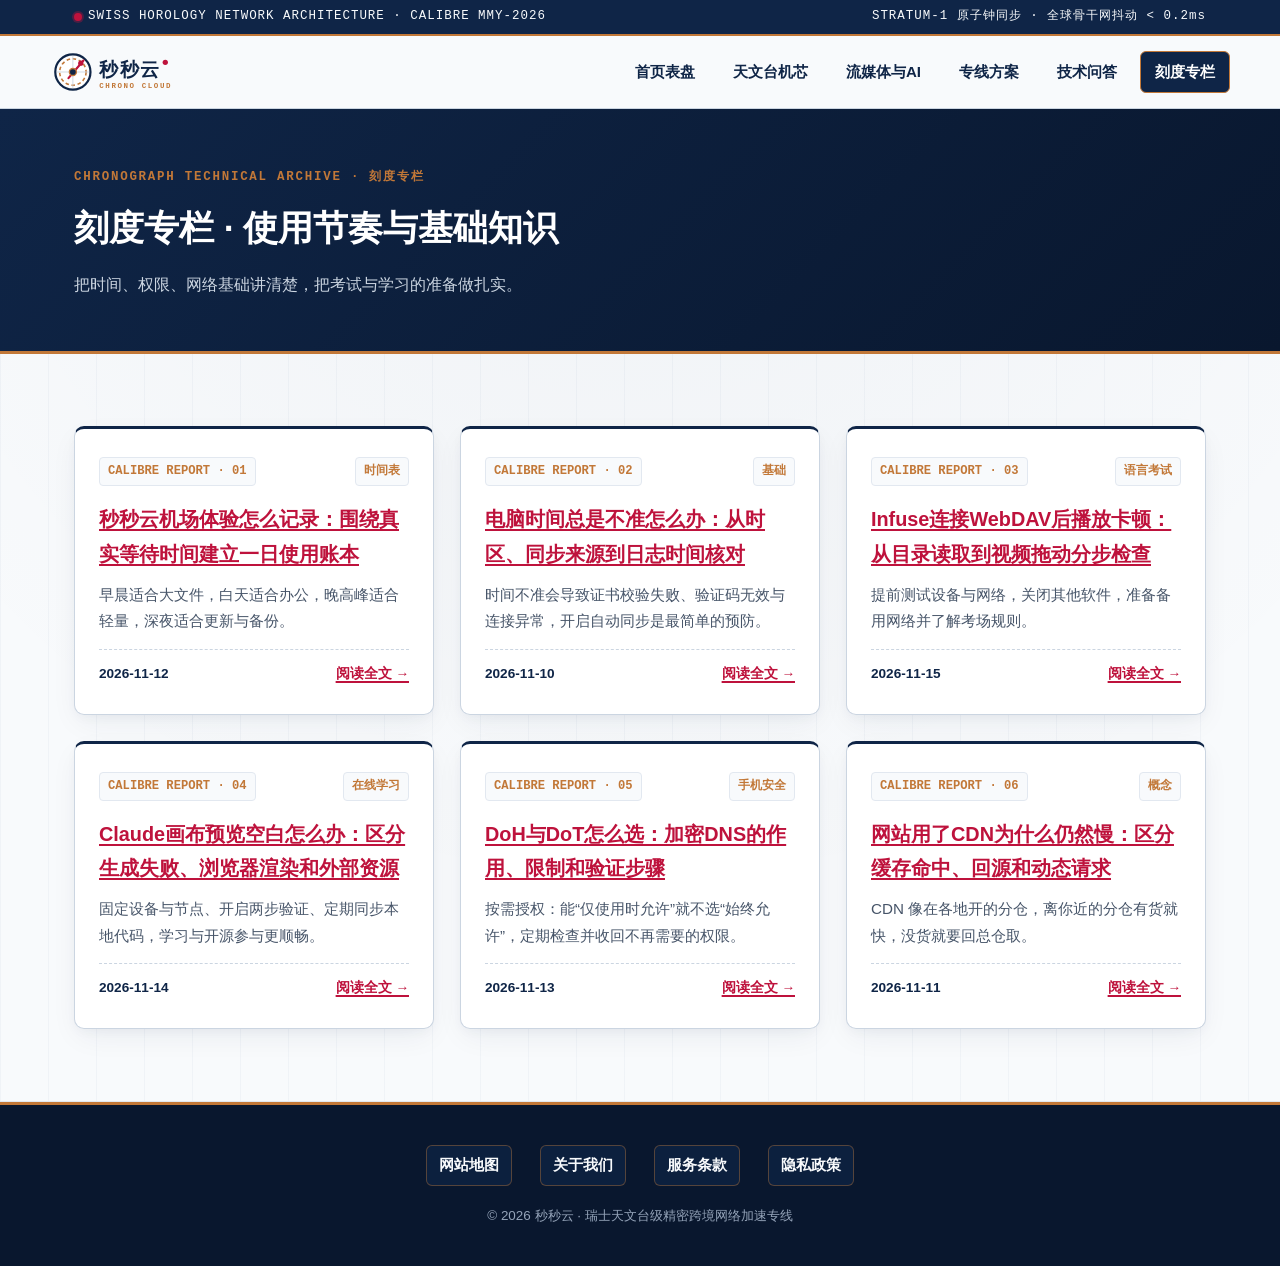
<file: chrono-column.html>
<!DOCTYPE html>

<html lang="zh-CN">
<head>
<meta charset="utf-8"/>
<meta content="width=device-width, initial-scale=1.0" name="viewport"/>
<title>刻度专栏：考试、学习、安全与节奏指南 - 秒秒云</title>
<meta content="秒秒云刻度专栏：在线考试网络要求、编程学习与开源参与、手机权限检查、使用节奏表、CDN 概念与系统时间同步。" name="description"/>
<meta content="刻度专栏,秒秒云评测,网络加速技术,Infuse 4K秒开,WebSocket保活,DoH加密DNS,机场推荐专栏" name="keywords"/>
<link href="https://miaomiao-yun.cyou/chrono-column.html" rel="canonical"/>
<link href="style.css" rel="stylesheet"/>
</head>
<body>
<div class="chronometer-top-strip">
<div class="container chronometer-top-inner">
<span class="calibre-tag"><span class="ruby-jewel-dot"></span> SWISS HOROLOGY NETWORK ARCHITECTURE · CALIBRE MMY-2026</span>
<span class="calibre-tag">STRATUM-1 原子钟同步 · 全球骨干网抖动 &lt; 0.2ms</span>
</div>
</div>
<header class="site-header">
<div class="container header-inner">
<a aria-label="秒秒云首页" class="brand-logo" href="index.html">
<svg aria-label="秒秒云陀飞轮擒纵齿轮与红宝石秒针融合标志" role="img" viewbox="0 0 230 50">
<g transform="translate(26, 25)">
<circle cx="0" cy="0" fill="#FFFFFF" r="20" stroke="#0F2547" stroke-width="2.5"></circle>
<circle cx="0" cy="0" fill="none" r="15" stroke="#C27838" stroke-dasharray="4 3" stroke-width="1.8"></circle>
<line stroke="#CBD5E1" stroke-width="1" x1="-18" x2="18" y1="0" y2="0"></line>
<line stroke="#CBD5E1" stroke-width="1" x1="0" x2="0" y1="-18" y2="18"></line>
<line stroke="#BE123C" stroke-linecap="round" stroke-width="2.5" x1="-5" x2="12" y1="7" y2="-13"></line>
<circle cx="9" cy="-10" fill="#BE123C" r="3"></circle>
<circle cx="0" cy="0" fill="#0F2547" r="4" stroke="#C27838" stroke-width="1.5"></circle>
</g>
<text fill="#0F2547" font-family="PingFang SC, Microsoft YaHei, sans-serif" font-size="22" font-weight="800" letter-spacing="1.5" x="56" y="29">秒秒云</text>
<circle cx="131" cy="14" fill="#BE123C" r="3"></circle>
<text fill="#C27838" font-family="SFMono-Regular, Consolas, monospace" font-size="8.5" font-weight="700" letter-spacing="1.8" x="56" y="43">CHRONO CLOUD</text>
</svg>
</a>
<nav aria-label="主导航" class="main-nav">
<a href="index.html">首页表盘</a>
<a href="index.html#advantages">天文台机芯</a>
<a href="index.html#streaming">流媒体与AI</a>
<a href="index.html#pricing">专线方案</a>
<a href="index.html#faq">技术问答</a>
<a class="nav-hub-pill active" href="chrono-column.html">刻度专栏</a>
</nav>
</div>
</header>
<section class="page-hero-banner">
<div class="container">
<span class="section-index-tag">CHRONOGRAPH TECHNICAL ARCHIVE · 刻度专栏</span>
<h1>刻度专栏 · 使用节奏与基础知识</h1>
<p>把时间、权限、网络基础讲清楚，把考试与学习的准备做扎实。</p>
</div>
</section>
<main class="section-block">
<div class="container">
<div class="grid-3">
<!-- Article Card 1 -->
<article class="dial-card">
<div class="card-calibre-header">
<span class="calibre-serial">CALIBRE REPORT · 01</span>
<span class="calibre-serial">时间表</span>
</div>
<h3><a href="miaomiao-precision-network-benchmark.html">秒秒云机场体验怎么记录：围绕真实等待时间建立一日使用账本</a></h3>
<p>早晨适合大文件，白天适合办公，晚高峰适合轻量，深夜适合更新与备份。</p>
<div class="dial-metric-line">
<span>2026-11-12</span>
<a href="miaomiao-precision-network-benchmark.html">阅读全文 →</a>
</div>
</article>
<!-- Article Card 2 -->
<article class="dial-card">
<div class="card-calibre-header">
<span class="calibre-serial">CALIBRE REPORT · 02</span>
<span class="calibre-serial">基础</span>
</div>
<h3><a href="ntp-stratum-clock-sync-trading.html">电脑时间总是不准怎么办：从时区、同步来源到日志时间核对</a></h3>
<p>时间不准会导致证书校验失败、验证码无效与连接异常，开启自动同步是最简单的预防。</p>
<div class="dial-metric-line">
<span>2026-11-10</span>
<a href="ntp-stratum-clock-sync-trading.html">阅读全文 →</a>
</div>
</article>
<!-- Article Card 3 -->
<article class="dial-card">
<div class="card-calibre-header">
<span class="calibre-serial">CALIBRE REPORT · 03</span>
<span class="calibre-serial">语言考试</span>
</div>
<h3><a href="apple-tv-infuse-webdav-streaming.html">Infuse连接WebDAV后播放卡顿：从目录读取到视频拖动分步检查</a></h3>
<p>提前测试设备与网络，关闭其他软件，准备备用网络并了解考场规则。</p>
<div class="dial-metric-line">
<span>2026-11-15</span>
<a href="apple-tv-infuse-webdav-streaming.html">阅读全文 →</a>
</div>
</article>
<!-- Article Card 4 -->
<article class="dial-card">
<div class="card-calibre-header">
<span class="calibre-serial">CALIBRE REPORT · 04</span>
<span class="calibre-serial">在线学习</span>
</div>
<h3><a href="claude-artifacts-realtime-rendering.html">Claude画布预览空白怎么办：区分生成失败、浏览器渲染和外部资源</a></h3>
<p>固定设备与节点、开启两步验证、定期同步本地代码，学习与开源参与更顺畅。</p>
<div class="dial-metric-line">
<span>2026-11-14</span>
<a href="claude-artifacts-realtime-rendering.html">阅读全文 →</a>
</div>
</article>
<!-- Article Card 5 -->
<article class="dial-card">
<div class="card-calibre-header">
<span class="calibre-serial">CALIBRE REPORT · 05</span>
<span class="calibre-serial">手机安全</span>
</div>
<h3><a href="dns-over-https-privacy-protection.html">DoH与DoT怎么选：加密DNS的作用、限制和验证步骤</a></h3>
<p>按需授权：能“仅使用时允许”就不选“始终允许”，定期检查并收回不再需要的权限。</p>
<div class="dial-metric-line">
<span>2026-11-13</span>
<a href="dns-over-https-privacy-protection.html">阅读全文 →</a>
</div>
</article>
<!-- Article Card 6 -->
<article class="dial-card">
<div class="card-calibre-header">
<span class="calibre-serial">CALIBRE REPORT · 06</span>
<span class="calibre-serial">概念</span>
</div>
<h3><a href="multi-region-cdn-origin-shield.html">网站用了CDN为什么仍然慢：区分缓存命中、回源和动态请求</a></h3>
<p>CDN 像在各地开的分仓，离你近的分仓有货就快，没货就要回总仓取。</p>
<div class="dial-metric-line">
<span>2026-11-11</span>
<a href="multi-region-cdn-origin-shield.html">阅读全文 →</a>
</div>
</article>
</div>
</div>
</main>
<footer class="site-footer">
<div class="container footer-inner">
<nav aria-label="页脚导航" class="footer-links">
<a href="sitemap.html">网站地图</a>
<a href="about.html">关于我们</a>
<a href="terms.html">服务条款</a>
<a href="privacy.html">隐私政策</a>
</nav>
<p class="footer-copy">© 2026 秒秒云 · 瑞士天文台级精密跨境网络加速专线</p>
</div>
</footer>
</body>
</html>
</file>
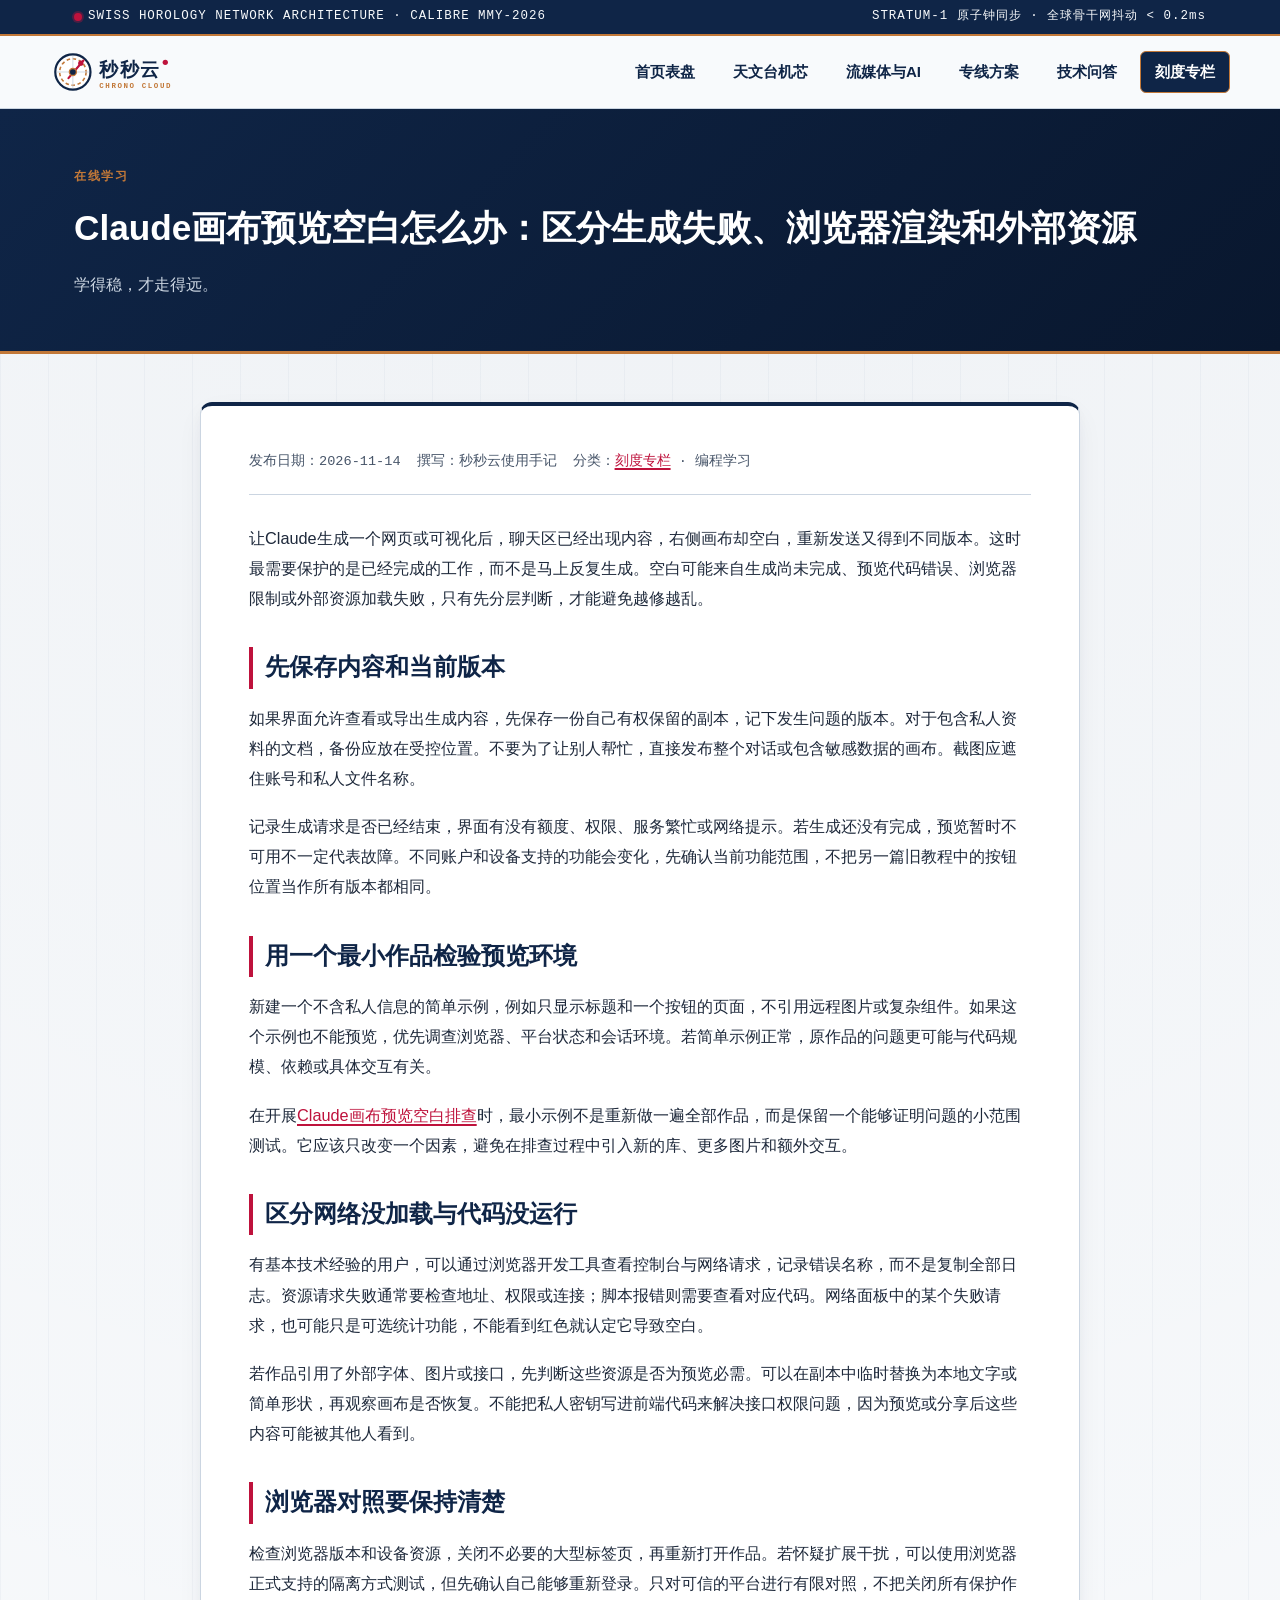
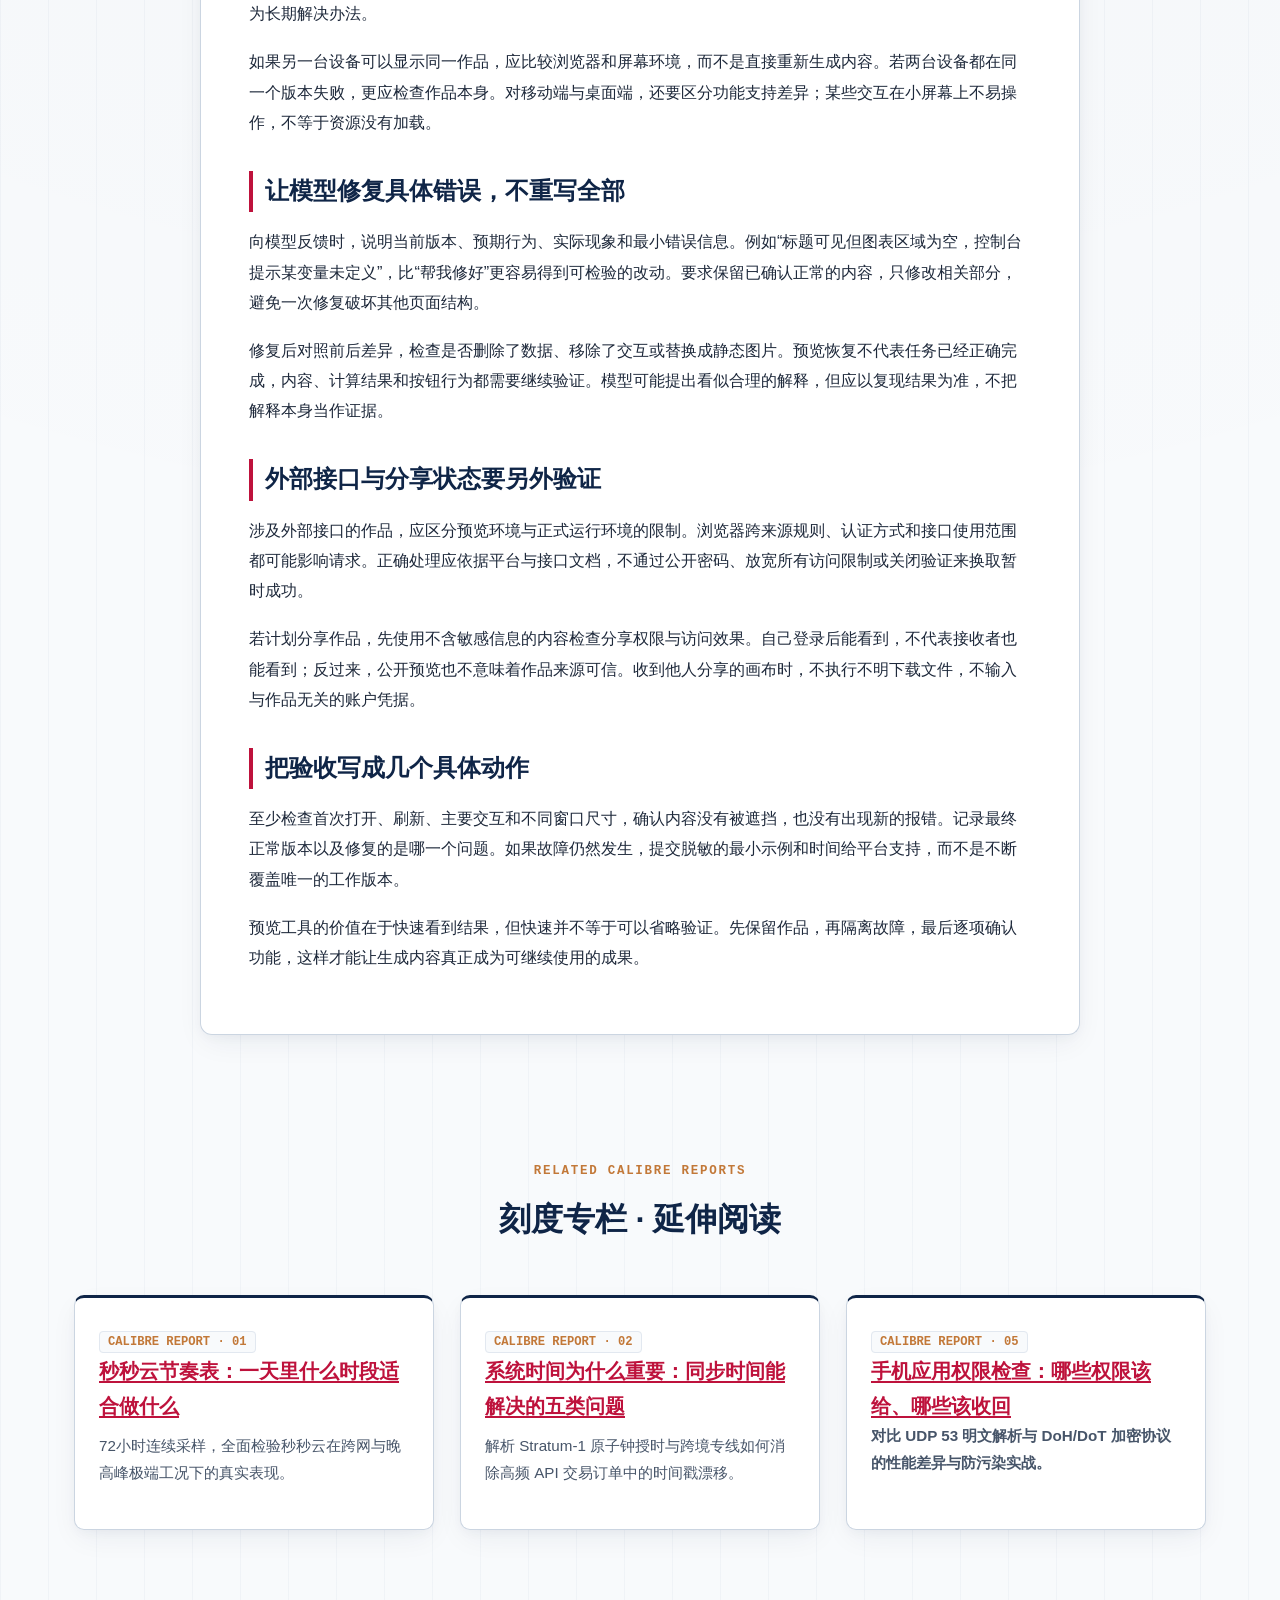
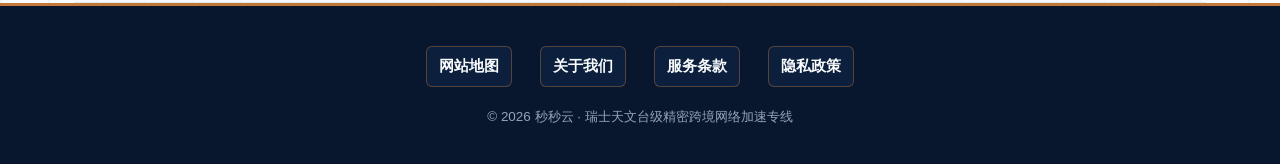
<file: claude-artifacts-realtime-rendering.html>
<!DOCTYPE html>

<html lang="zh-CN">
<head>
<meta charset="utf-8"/>
<meta content="width=device-width, initial-scale=1.0" name="viewport"/>
<title>Claude画布预览空白怎么办：区分生成失败、浏览器渲染和外部资源</title>
<meta content="以生成式画布预览故障为例，检查生成状态、浏览器资源、代码错误及外部依赖，保留版本并安全缩小复现范围。" name="description"/>
<meta content="Claude Artifacts卡顿,ChatGPT Canvas断流,WebSocket长连接保活,SSE流式输出优化,AI专用网络节点" name="keywords"/>
<link href="https://miaomiao-yun.cyou/claude-artifacts-realtime-rendering.html" rel="canonical"/>
<link href="style.css" rel="stylesheet"/>
</head>
<body>
<div class="chronometer-top-strip">
<div class="container chronometer-top-inner">
<span class="calibre-tag"><span class="ruby-jewel-dot"></span> SWISS HOROLOGY NETWORK ARCHITECTURE · CALIBRE MMY-2026</span>
<span class="calibre-tag">STRATUM-1 原子钟同步 · 全球骨干网抖动 &lt; 0.2ms</span>
</div>
</div>
<header class="site-header">
<div class="container header-inner">
<a aria-label="秒秒云首页" class="brand-logo" href="index.html">
<svg aria-label="秒秒云陀飞轮擒纵齿轮与红宝石秒针融合标志" role="img" viewbox="0 0 230 50">
<g transform="translate(26, 25)">
<circle cx="0" cy="0" fill="#FFFFFF" r="20" stroke="#0F2547" stroke-width="2.5"></circle>
<circle cx="0" cy="0" fill="none" r="15" stroke="#C27838" stroke-dasharray="4 3" stroke-width="1.8"></circle>
<line stroke="#CBD5E1" stroke-width="1" x1="-18" x2="18" y1="0" y2="0"></line>
<line stroke="#CBD5E1" stroke-width="1" x1="0" x2="0" y1="-18" y2="18"></line>
<line stroke="#BE123C" stroke-linecap="round" stroke-width="2.5" x1="-5" x2="12" y1="7" y2="-13"></line>
<circle cx="9" cy="-10" fill="#BE123C" r="3"></circle>
<circle cx="0" cy="0" fill="#0F2547" r="4" stroke="#C27838" stroke-width="1.5"></circle>
</g>
<text fill="#0F2547" font-family="PingFang SC, Microsoft YaHei, sans-serif" font-size="22" font-weight="800" letter-spacing="1.5" x="56" y="29">秒秒云</text>
<circle cx="131" cy="14" fill="#BE123C" r="3"></circle>
<text fill="#C27838" font-family="SFMono-Regular, Consolas, monospace" font-size="8.5" font-weight="700" letter-spacing="1.8" x="56" y="43">CHRONO CLOUD</text>
</svg>
</a>
<nav aria-label="主导航" class="main-nav">
<a href="index.html">首页表盘</a>
<a href="index.html#advantages">天文台机芯</a>
<a href="index.html#streaming">流媒体与AI</a>
<a href="index.html#pricing">专线方案</a>
<a href="index.html#faq">技术问答</a>
<a class="nav-hub-pill active" href="chrono-column.html">刻度专栏</a>
</nav>
</div>
</header>
<section class="page-hero-banner">
<div class="container">
<span class="section-index-tag">在线学习</span>
<h1>Claude画布预览空白怎么办：区分生成失败、浏览器渲染和外部资源</h1>
<p>学得稳，才走得远。</p>
</div>
</section>
<main class="container">
<article class="article-layout">
<div class="article-meta-bar">
<span>发布日期：2026-11-14</span>
<span>撰写：秒秒云使用手记</span>
<span>分类：<a href="chrono-column.html">刻度专栏</a> · 编程学习</span>
</div>
<div class="article-content"><div data-swc-article-body="2026-11-16"><p>让Claude生成一个网页或可视化后，聊天区已经出现内容，右侧画布却空白，重新发送又得到不同版本。这时最需要保护的是已经完成的工作，而不是马上反复生成。空白可能来自生成尚未完成、预览代码错误、浏览器限制或外部资源加载失败，只有先分层判断，才能避免越修越乱。</p>
<h2>先保存内容和当前版本</h2>
<p>如果界面允许查看或导出生成内容，先保存一份自己有权保留的副本，记下发生问题的版本。对于包含私人资料的文档，备份应放在受控位置。不要为了让别人帮忙，直接发布整个对话或包含敏感数据的画布。截图应遮住账号和私人文件名称。</p>
<p>记录生成请求是否已经结束，界面有没有额度、权限、服务繁忙或网络提示。若生成还没有完成，预览暂时不可用不一定代表故障。不同账户和设备支持的功能会变化，先确认当前功能范围，不把另一篇旧教程中的按钮位置当作所有版本都相同。</p>
<h2>用一个最小作品检验预览环境</h2>
<p>新建一个不含私人信息的简单示例，例如只显示标题和一个按钮的页面，不引用远程图片或复杂组件。如果这个示例也不能预览，优先调查浏览器、平台状态和会话环境。若简单示例正常，原作品的问题更可能与代码规模、依赖或具体交互有关。</p>
<p>在开展<a href="https://dajichang.mom/">Claude画布预览空白排查</a>时，最小示例不是重新做一遍全部作品，而是保留一个能够证明问题的小范围测试。它应该只改变一个因素，避免在排查过程中引入新的库、更多图片和额外交互。</p>
<h2>区分网络没加载与代码没运行</h2>
<p>有基本技术经验的用户，可以通过浏览器开发工具查看控制台与网络请求，记录错误名称，而不是复制全部日志。资源请求失败通常要检查地址、权限或连接；脚本报错则需要查看对应代码。网络面板中的某个失败请求，也可能只是可选统计功能，不能看到红色就认定它导致空白。</p>
<p>若作品引用了外部字体、图片或接口，先判断这些资源是否为预览必需。可以在副本中临时替换为本地文字或简单形状，再观察画布是否恢复。不能把私人密钥写进前端代码来解决接口权限问题，因为预览或分享后这些内容可能被其他人看到。</p>
<h2>浏览器对照要保持清楚</h2>
<p>检查浏览器版本和设备资源，关闭不必要的大型标签页，再重新打开作品。若怀疑扩展干扰，可以使用浏览器正式支持的隔离方式测试，但先确认自己能够重新登录。只对可信的平台进行有限对照，不把关闭所有保护作为长期解决办法。</p>
<p>如果另一台设备可以显示同一作品，应比较浏览器和屏幕环境，而不是直接重新生成内容。若两台设备都在同一个版本失败，更应检查作品本身。对移动端与桌面端，还要区分功能支持差异；某些交互在小屏幕上不易操作，不等于资源没有加载。</p>
<h2>让模型修复具体错误，不重写全部</h2>
<p>向模型反馈时，说明当前版本、预期行为、实际现象和最小错误信息。例如“标题可见但图表区域为空，控制台提示某变量未定义”，比“帮我修好”更容易得到可检验的改动。要求保留已确认正常的内容，只修改相关部分，避免一次修复破坏其他页面结构。</p>
<p>修复后对照前后差异，检查是否删除了数据、移除了交互或替换成静态图片。预览恢复不代表任务已经正确完成，内容、计算结果和按钮行为都需要继续验证。模型可能提出看似合理的解释，但应以复现结果为准，不把解释本身当作证据。</p>
<h2>外部接口与分享状态要另外验证</h2>
<p>涉及外部接口的作品，应区分预览环境与正式运行环境的限制。浏览器跨来源规则、认证方式和接口使用范围都可能影响请求。正确处理应依据平台与接口文档，不通过公开密码、放宽所有访问限制或关闭验证来换取暂时成功。</p>
<p>若计划分享作品，先使用不含敏感信息的内容检查分享权限与访问效果。自己登录后能看到，不代表接收者也能看到；反过来，公开预览也不意味着作品来源可信。收到他人分享的画布时，不执行不明下载文件，不输入与作品无关的账户凭据。</p>
<h2>把验收写成几个具体动作</h2>
<p>至少检查首次打开、刷新、主要交互和不同窗口尺寸，确认内容没有被遮挡，也没有出现新的报错。记录最终正常版本以及修复的是哪一个问题。如果故障仍然发生，提交脱敏的最小示例和时间给平台支持，而不是不断覆盖唯一的工作版本。</p>
<p>预览工具的价值在于快速看到结果，但快速并不等于可以省略验证。先保留作品，再隔离故障，最后逐项确认功能，这样才能让生成内容真正成为可继续使用的成果。</p></div></div>
</article>
<!-- Related Articles -->
<section class="section-block">
<div class="section-header">
<span class="section-index-tag">RELATED CALIBRE REPORTS</span>
<h2 class="section-title">刻度专栏 · 延伸阅读</h2>
</div>
<div class="grid-3">
<article class="dial-card">
<span class="calibre-serial">CALIBRE REPORT · 01</span>
<h3><a href="miaomiao-precision-network-benchmark.html">秒秒云节奏表：一天里什么时段适合做什么</a></h3>
<p>72小时连续采样，全面检验秒秒云在跨网与晚高峰极端工况下的真实表现。</p>
</article>
<article class="dial-card">
<span class="calibre-serial">CALIBRE REPORT · 02</span>
<h3><a href="ntp-stratum-clock-sync-trading.html">系统时间为什么重要：同步时间能解决的五类问题</a></h3>
<p>解析 Stratum-1 原子钟授时与跨境专线如何消除高频 API 交易订单中的时间戳漂移。</p>
</article>
<article class="dial-card">
<span class="calibre-serial">CALIBRE REPORT · 05</span>
<h3><a href="dns-over-https-privacy-protection.html">手机应用权限检查：哪些权限该给、哪些该收回</a>
<p>对比 UDP 53 明文解析与 DoH/DoT 加密协议的性能差异与防污染实战。</p>
</h3></article>
</div>
</section>
</main>
<footer class="site-footer">
<div class="container footer-inner">
<nav aria-label="页脚导航" class="footer-links">
<a href="sitemap.html">网站地图</a>
<a href="about.html">关于我们</a>
<a href="terms.html">服务条款</a>
<a href="privacy.html">隐私政策</a>
</nav>
<p class="footer-copy">© 2026 秒秒云 · 瑞士天文台级精密跨境网络加速专线</p>
</div>
</footer>
</body>
</html>
</file>
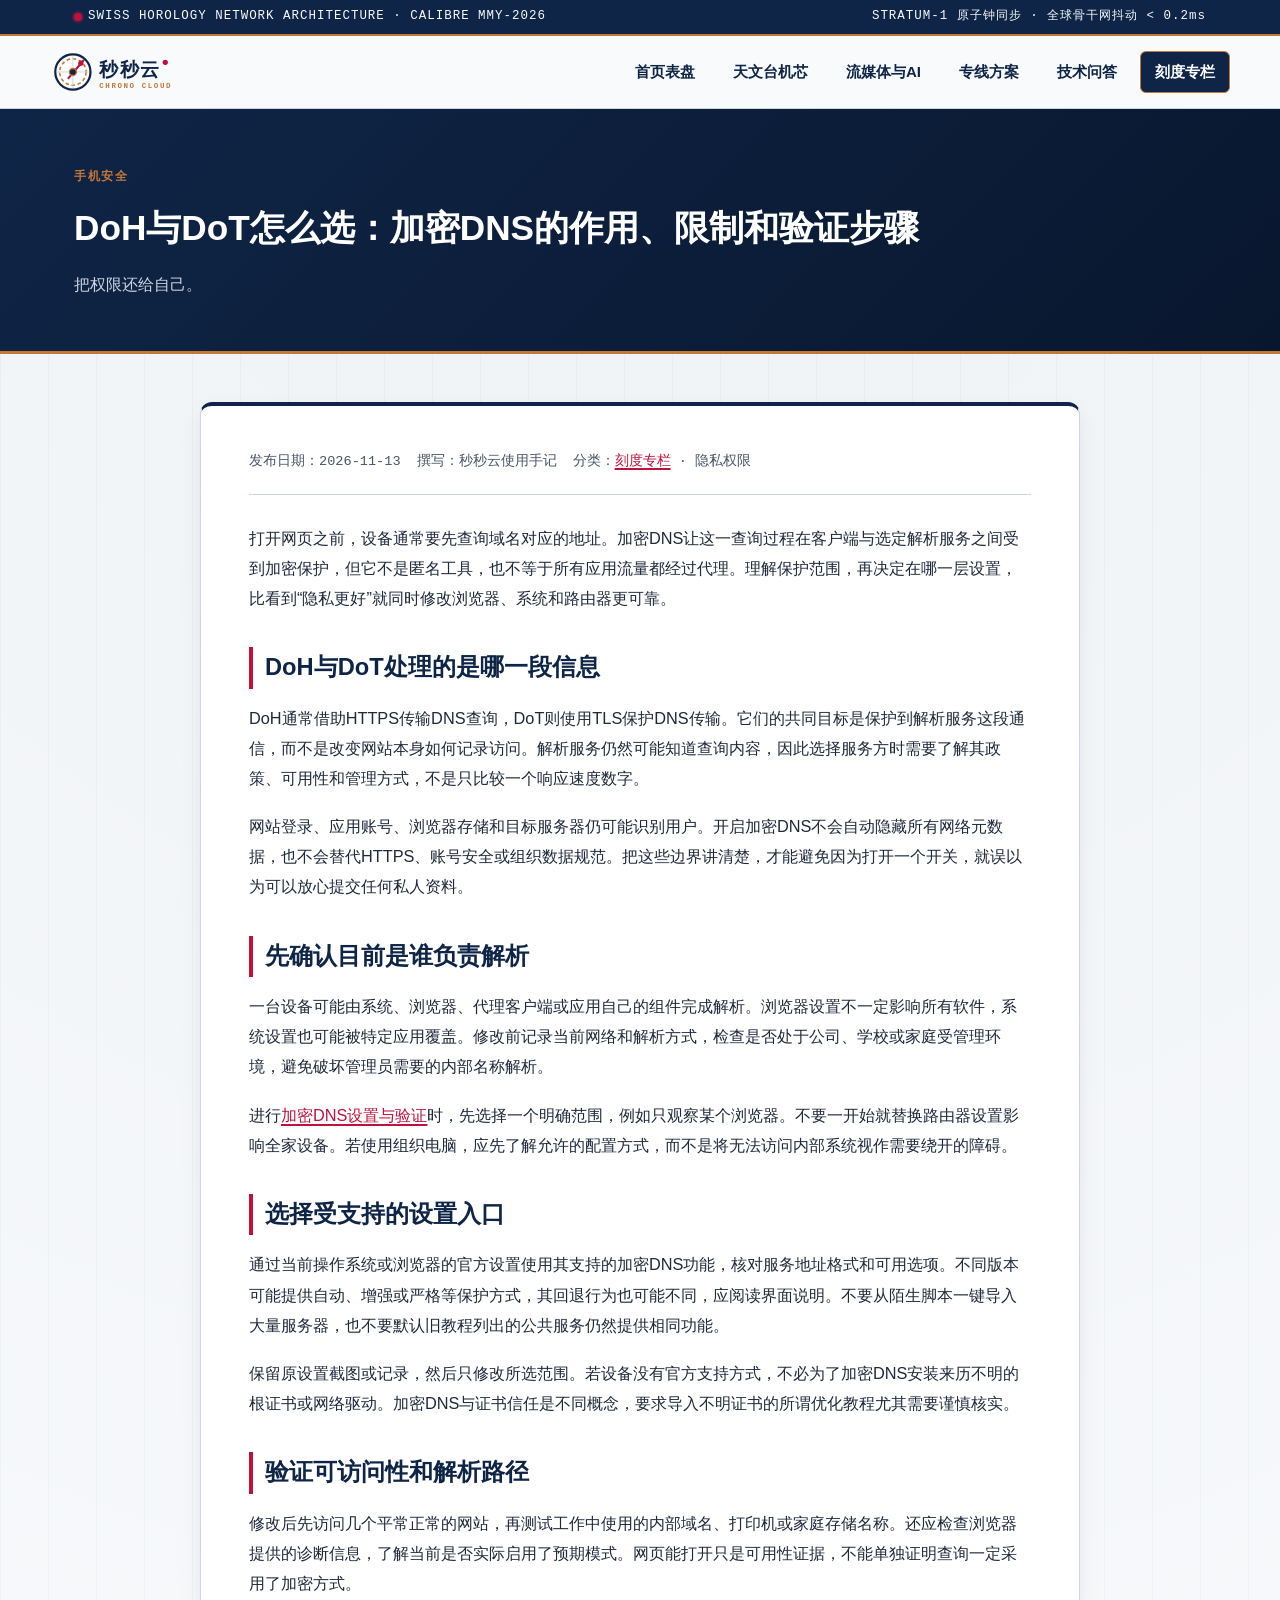
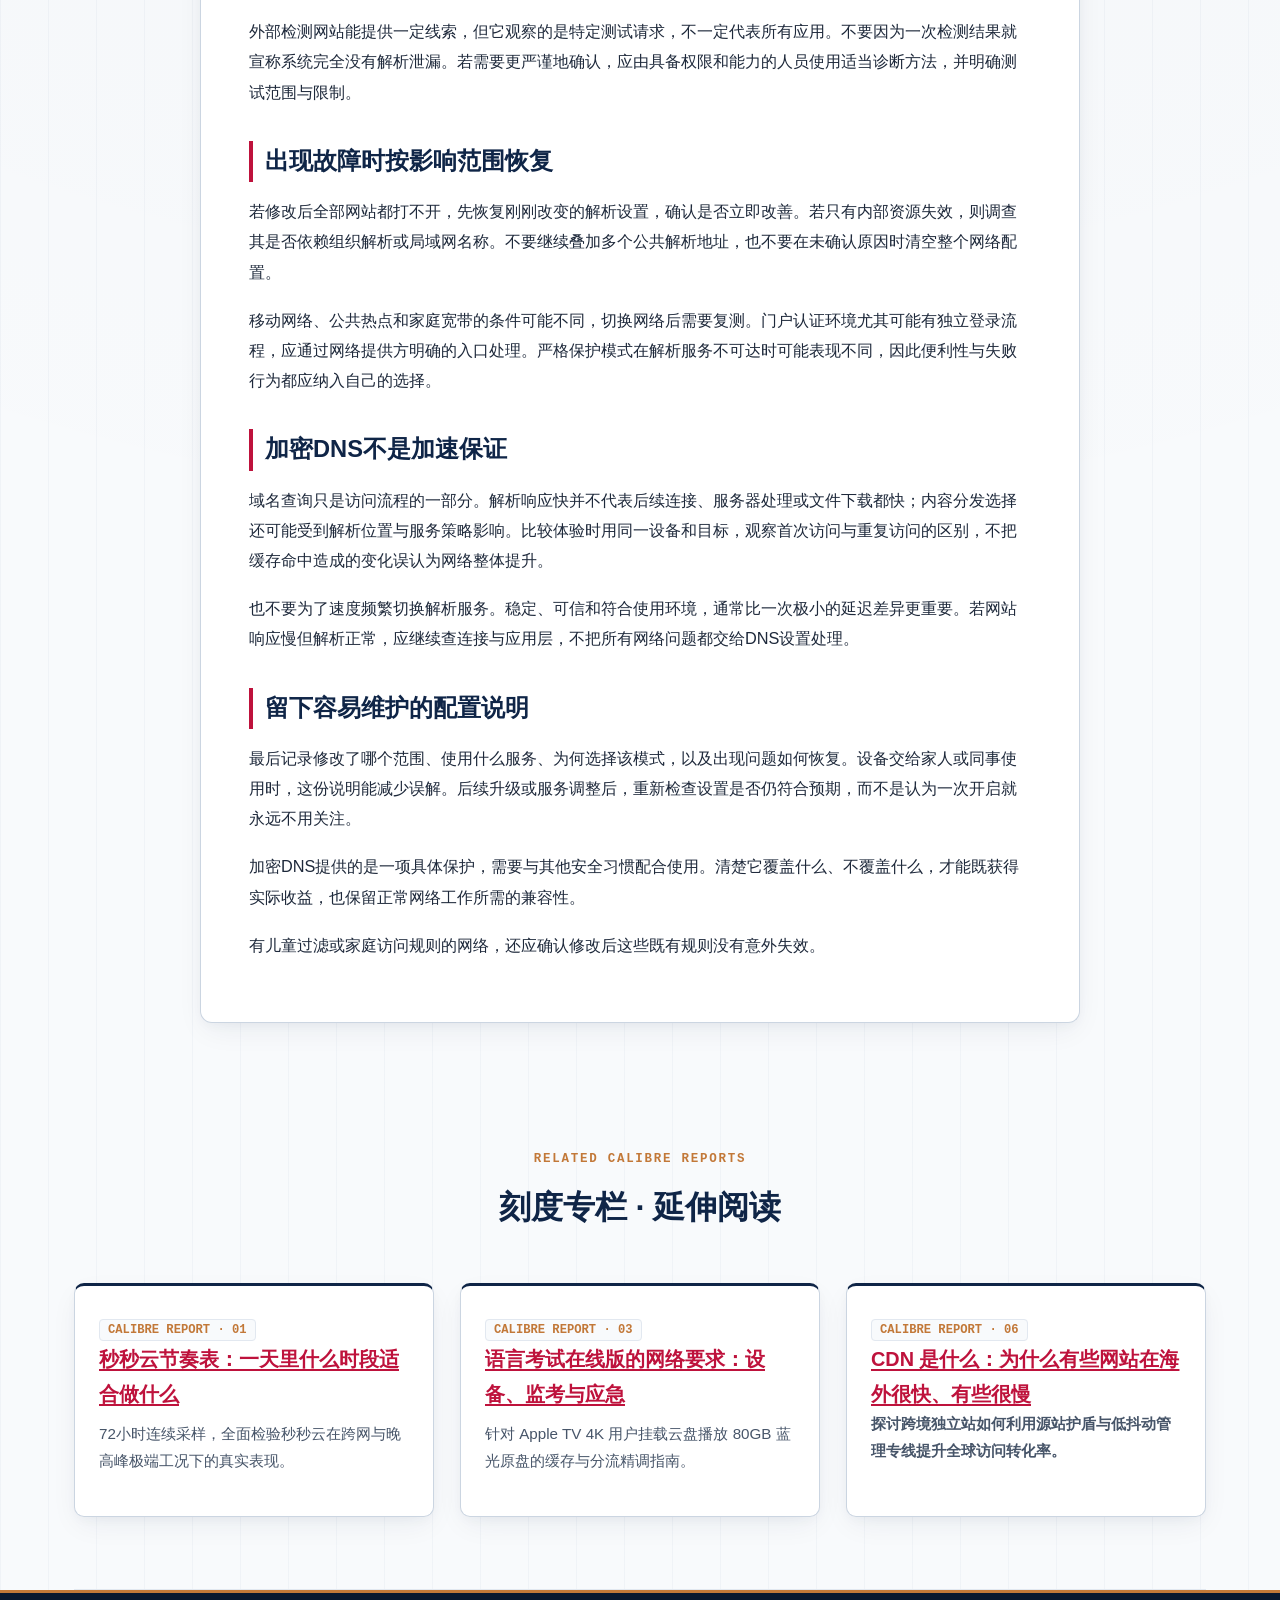
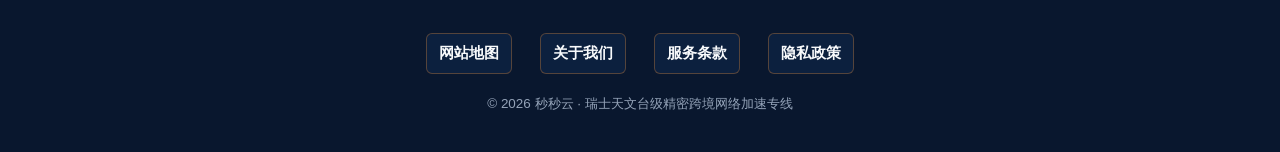
<file: dns-over-https-privacy-protection.html>
<!DOCTYPE html>

<html lang="zh-CN">
<head>
<meta charset="utf-8"/>
<meta content="width=device-width, initial-scale=1.0" name="viewport"/>
<title>DoH与DoT怎么选：加密DNS的作用、限制和验证步骤</title>
<meta content="解释DoH、DoT保护的范围，检查浏览器与系统解析路径，使用可恢复的设置验证可用性而不破坏组织或家庭网络。" name="description"/>
<meta content="DoH加密DNS,DoT域名解析,DNS污染解决,防DNS泄露,Fake-IP分流配置" name="keywords"/>
<link href="https://miaomiao-yun.cyou/dns-over-https-privacy-protection.html" rel="canonical"/>
<link href="style.css" rel="stylesheet"/>
</head>
<body>
<div class="chronometer-top-strip">
<div class="container chronometer-top-inner">
<span class="calibre-tag"><span class="ruby-jewel-dot"></span> SWISS HOROLOGY NETWORK ARCHITECTURE · CALIBRE MMY-2026</span>
<span class="calibre-tag">STRATUM-1 原子钟同步 · 全球骨干网抖动 &lt; 0.2ms</span>
</div>
</div>
<header class="site-header">
<div class="container header-inner">
<a aria-label="秒秒云首页" class="brand-logo" href="index.html">
<svg aria-label="秒秒云陀飞轮擒纵齿轮与红宝石秒针融合标志" role="img" viewbox="0 0 230 50">
<g transform="translate(26, 25)">
<circle cx="0" cy="0" fill="#FFFFFF" r="20" stroke="#0F2547" stroke-width="2.5"></circle>
<circle cx="0" cy="0" fill="none" r="15" stroke="#C27838" stroke-dasharray="4 3" stroke-width="1.8"></circle>
<line stroke="#CBD5E1" stroke-width="1" x1="-18" x2="18" y1="0" y2="0"></line>
<line stroke="#CBD5E1" stroke-width="1" x1="0" x2="0" y1="-18" y2="18"></line>
<line stroke="#BE123C" stroke-linecap="round" stroke-width="2.5" x1="-5" x2="12" y1="7" y2="-13"></line>
<circle cx="9" cy="-10" fill="#BE123C" r="3"></circle>
<circle cx="0" cy="0" fill="#0F2547" r="4" stroke="#C27838" stroke-width="1.5"></circle>
</g>
<text fill="#0F2547" font-family="PingFang SC, Microsoft YaHei, sans-serif" font-size="22" font-weight="800" letter-spacing="1.5" x="56" y="29">秒秒云</text>
<circle cx="131" cy="14" fill="#BE123C" r="3"></circle>
<text fill="#C27838" font-family="SFMono-Regular, Consolas, monospace" font-size="8.5" font-weight="700" letter-spacing="1.8" x="56" y="43">CHRONO CLOUD</text>
</svg>
</a>
<nav aria-label="主导航" class="main-nav">
<a href="index.html">首页表盘</a>
<a href="index.html#advantages">天文台机芯</a>
<a href="index.html#streaming">流媒体与AI</a>
<a href="index.html#pricing">专线方案</a>
<a href="index.html#faq">技术问答</a>
<a class="nav-hub-pill active" href="chrono-column.html">刻度专栏</a>
</nav>
</div>
</header>
<section class="page-hero-banner">
<div class="container">
<span class="section-index-tag">手机安全</span>
<h1>DoH与DoT怎么选：加密DNS的作用、限制和验证步骤</h1>
<p>把权限还给自己。</p>
</div>
</section>
<main class="container">
<article class="article-layout">
<div class="article-meta-bar">
<span>发布日期：2026-11-13</span>
<span>撰写：秒秒云使用手记</span>
<span>分类：<a href="chrono-column.html">刻度专栏</a> · 隐私权限</span>
</div>
<div class="article-content"><div data-swc-article-body="2026-11-16"><p>打开网页之前，设备通常要先查询域名对应的地址。加密DNS让这一查询过程在客户端与选定解析服务之间受到加密保护，但它不是匿名工具，也不等于所有应用流量都经过代理。理解保护范围，再决定在哪一层设置，比看到“隐私更好”就同时修改浏览器、系统和路由器更可靠。</p>
<h2>DoH与DoT处理的是哪一段信息</h2>
<p>DoH通常借助HTTPS传输DNS查询，DoT则使用TLS保护DNS传输。它们的共同目标是保护到解析服务这段通信，而不是改变网站本身如何记录访问。解析服务仍然可能知道查询内容，因此选择服务方时需要了解其政策、可用性和管理方式，不是只比较一个响应速度数字。</p>
<p>网站登录、应用账号、浏览器存储和目标服务器仍可能识别用户。开启加密DNS不会自动隐藏所有网络元数据，也不会替代HTTPS、账号安全或组织数据规范。把这些边界讲清楚，才能避免因为打开一个开关，就误以为可以放心提交任何私人资料。</p>
<h2>先确认目前是谁负责解析</h2>
<p>一台设备可能由系统、浏览器、代理客户端或应用自己的组件完成解析。浏览器设置不一定影响所有软件，系统设置也可能被特定应用覆盖。修改前记录当前网络和解析方式，检查是否处于公司、学校或家庭受管理环境，避免破坏管理员需要的内部名称解析。</p>
<p>进行<a href="https://dajichang.mom/">加密DNS设置与验证</a>时，先选择一个明确范围，例如只观察某个浏览器。不要一开始就替换路由器设置影响全家设备。若使用组织电脑，应先了解允许的配置方式，而不是将无法访问内部系统视作需要绕开的障碍。</p>
<h2>选择受支持的设置入口</h2>
<p>通过当前操作系统或浏览器的官方设置使用其支持的加密DNS功能，核对服务地址格式和可用选项。不同版本可能提供自动、增强或严格等保护方式，其回退行为也可能不同，应阅读界面说明。不要从陌生脚本一键导入大量服务器，也不要默认旧教程列出的公共服务仍然提供相同功能。</p>
<p>保留原设置截图或记录，然后只修改所选范围。若设备没有官方支持方式，不必为了加密DNS安装来历不明的根证书或网络驱动。加密DNS与证书信任是不同概念，要求导入不明证书的所谓优化教程尤其需要谨慎核实。</p>
<h2>验证可访问性和解析路径</h2>
<p>修改后先访问几个平常正常的网站，再测试工作中使用的内部域名、打印机或家庭存储名称。还应检查浏览器提供的诊断信息，了解当前是否实际启用了预期模式。网页能打开只是可用性证据，不能单独证明查询一定采用了加密方式。</p>
<p>外部检测网站能提供一定线索，但它观察的是特定测试请求，不一定代表所有应用。不要因为一次检测结果就宣称系统完全没有解析泄漏。若需要更严谨地确认，应由具备权限和能力的人员使用适当诊断方法，并明确测试范围与限制。</p>
<h2>出现故障时按影响范围恢复</h2>
<p>若修改后全部网站都打不开，先恢复刚刚改变的解析设置，确认是否立即改善。若只有内部资源失效，则调查其是否依赖组织解析或局域网名称。不要继续叠加多个公共解析地址，也不要在未确认原因时清空整个网络配置。</p>
<p>移动网络、公共热点和家庭宽带的条件可能不同，切换网络后需要复测。门户认证环境尤其可能有独立登录流程，应通过网络提供方明确的入口处理。严格保护模式在解析服务不可达时可能表现不同，因此便利性与失败行为都应纳入自己的选择。</p>
<h2>加密DNS不是加速保证</h2>
<p>域名查询只是访问流程的一部分。解析响应快并不代表后续连接、服务器处理或文件下载都快；内容分发选择还可能受到解析位置与服务策略影响。比较体验时用同一设备和目标，观察首次访问与重复访问的区别，不把缓存命中造成的变化误认为网络整体提升。</p>
<p>也不要为了速度频繁切换解析服务。稳定、可信和符合使用环境，通常比一次极小的延迟差异更重要。若网站响应慢但解析正常，应继续查连接与应用层，不把所有网络问题都交给DNS设置处理。</p>
<h2>留下容易维护的配置说明</h2>
<p>最后记录修改了哪个范围、使用什么服务、为何选择该模式，以及出现问题如何恢复。设备交给家人或同事使用时，这份说明能减少误解。后续升级或服务调整后，重新检查设置是否仍符合预期，而不是认为一次开启就永远不用关注。</p>
<p>加密DNS提供的是一项具体保护，需要与其他安全习惯配合使用。清楚它覆盖什么、不覆盖什么，才能既获得实际收益，也保留正常网络工作所需的兼容性。</p><p>有儿童过滤或家庭访问规则的网络，还应确认修改后这些既有规则没有意外失效。</p></div></div>
</article>
<!-- Related Articles -->
<section class="section-block">
<div class="section-header">
<span class="section-index-tag">RELATED CALIBRE REPORTS</span>
<h2 class="section-title">刻度专栏 · 延伸阅读</h2>
</div>
<div class="grid-3">
<article class="dial-card">
<span class="calibre-serial">CALIBRE REPORT · 01</span>
<h3><a href="miaomiao-precision-network-benchmark.html">秒秒云节奏表：一天里什么时段适合做什么</a></h3>
<p>72小时连续采样，全面检验秒秒云在跨网与晚高峰极端工况下的真实表现。</p>
</article>
<article class="dial-card">
<span class="calibre-serial">CALIBRE REPORT · 03</span>
<h3><a href="apple-tv-infuse-webdav-streaming.html">语言考试在线版的网络要求：设备、监考与应急</a></h3>
<p>针对 Apple TV 4K 用户挂载云盘播放 80GB 蓝光原盘的缓存与分流精调指南。</p>
</article>
<article class="dial-card">
<span class="calibre-serial">CALIBRE REPORT · 06</span>
<h3><a href="multi-region-cdn-origin-shield.html">CDN 是什么：为什么有些网站在海外很快、有些很慢</a>
<p>探讨跨境独立站如何利用源站护盾与低抖动管理专线提升全球访问转化率。</p>
</h3></article>
</div>
</section>
</main>
<footer class="site-footer">
<div class="container footer-inner">
<nav aria-label="页脚导航" class="footer-links">
<a href="sitemap.html">网站地图</a>
<a href="about.html">关于我们</a>
<a href="terms.html">服务条款</a>
<a href="privacy.html">隐私政策</a>
</nav>
<p class="footer-copy">© 2026 秒秒云 · 瑞士天文台级精密跨境网络加速专线</p>
</div>
</footer>
</body>
</html>
</file>
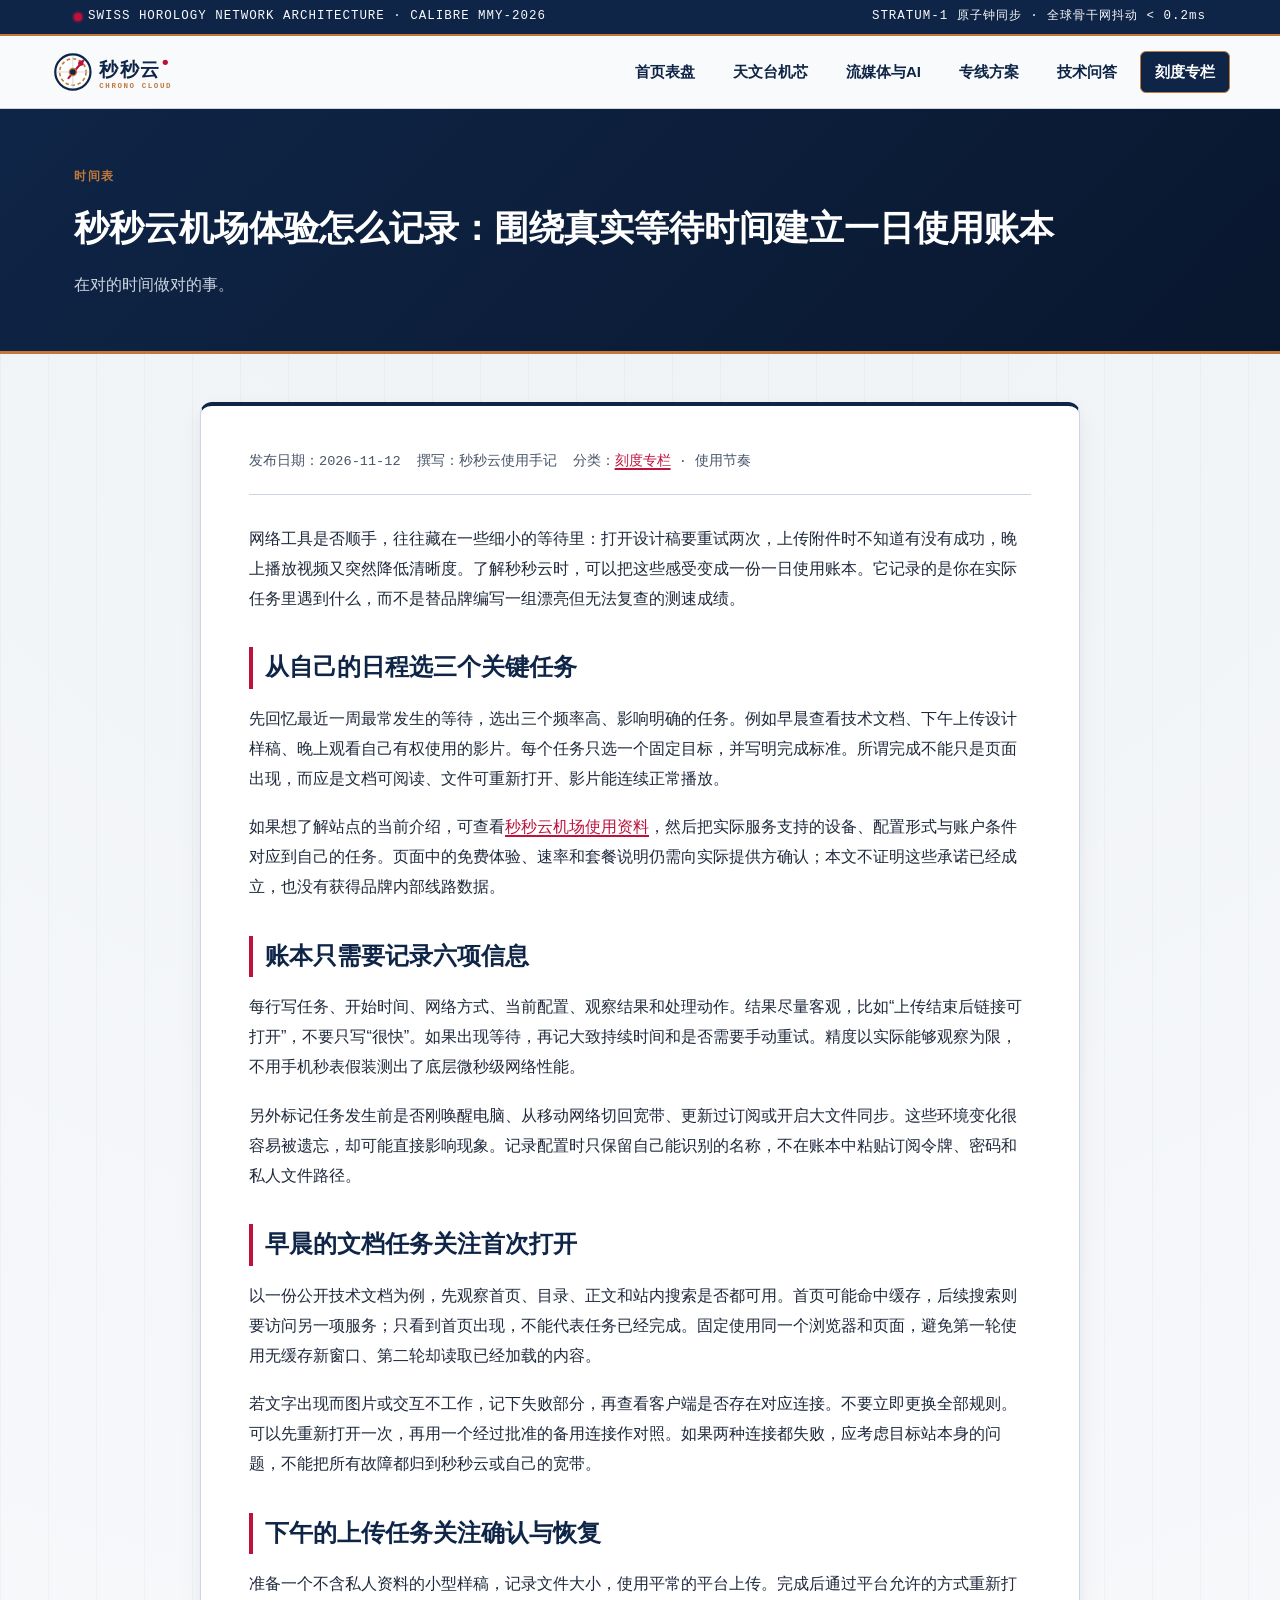
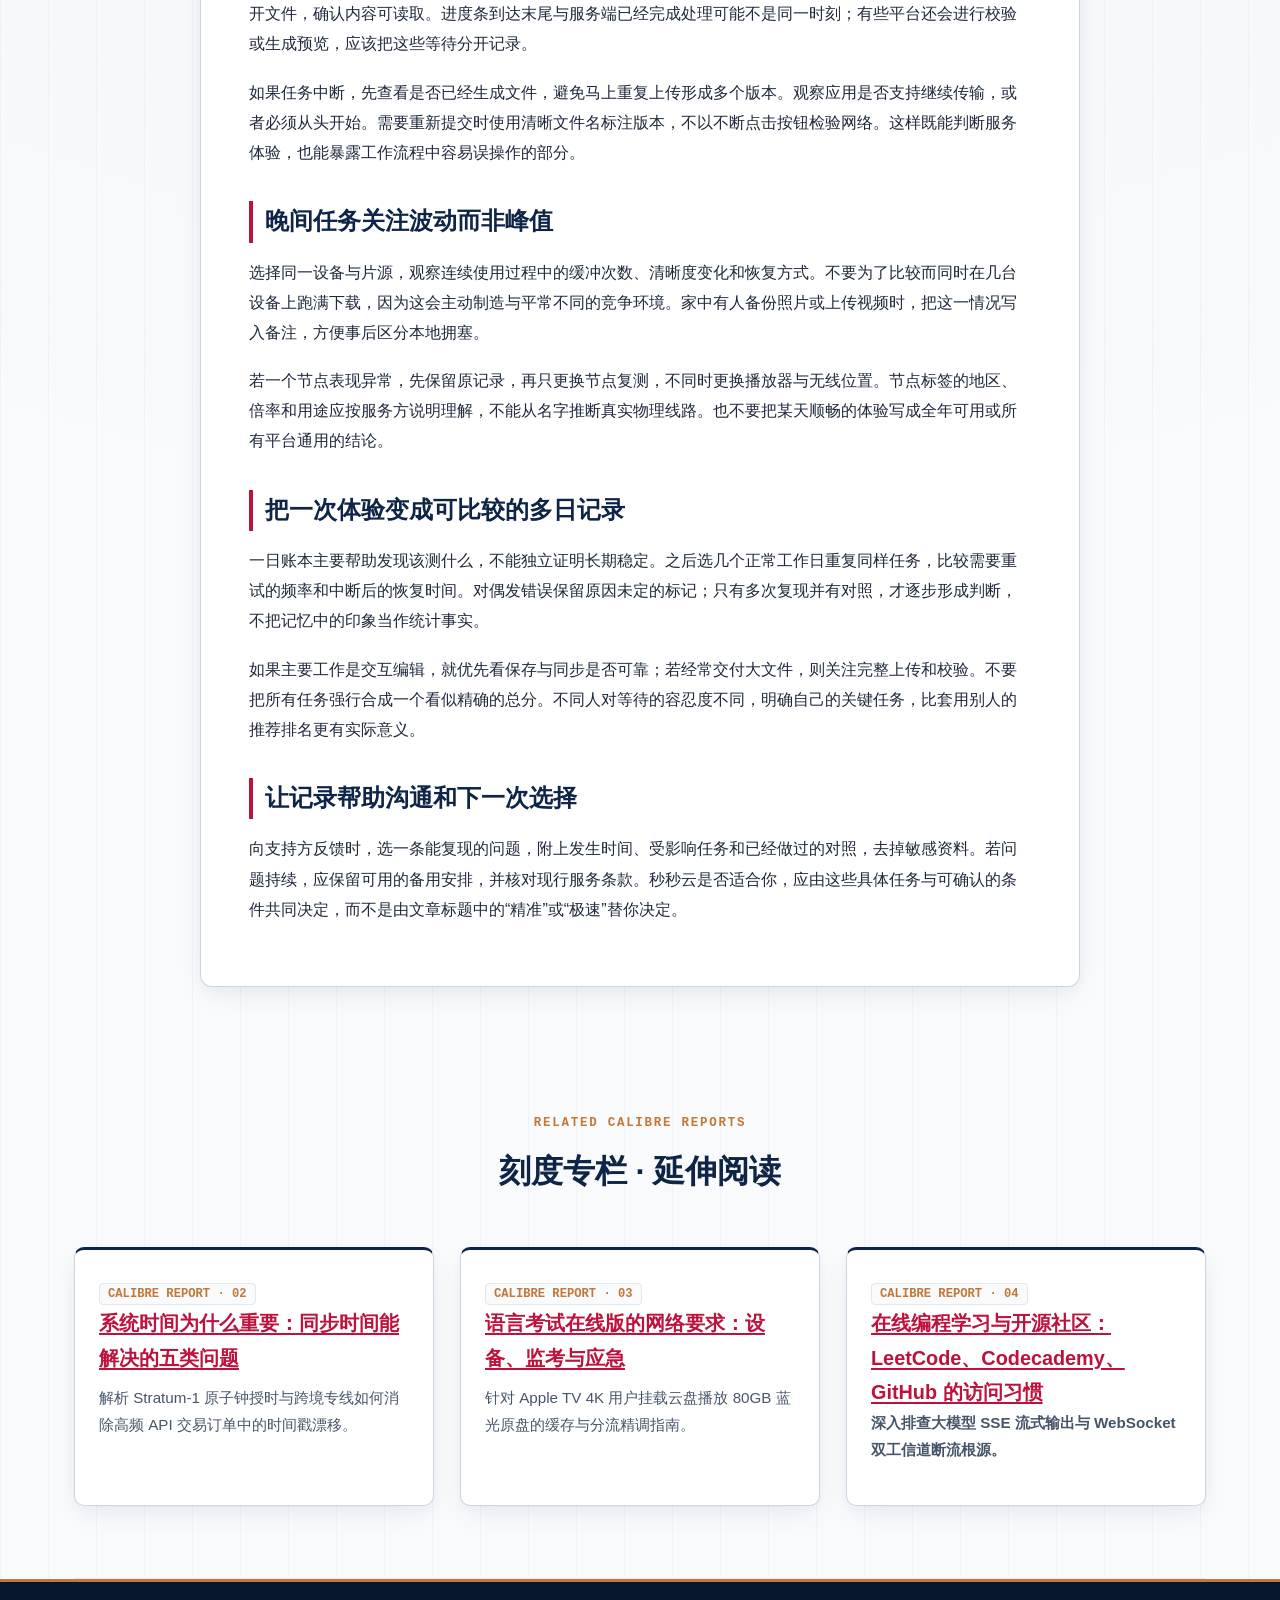
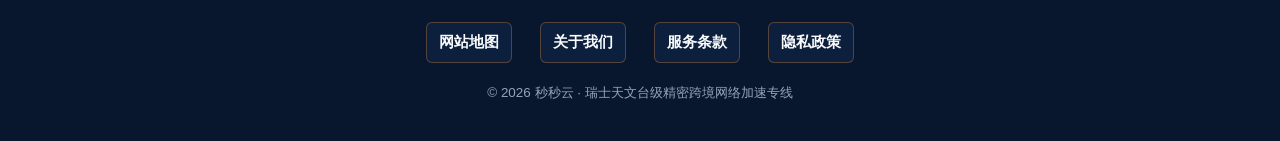
<file: miaomiao-precision-network-benchmark.html>
<!DOCTYPE html>

<html lang="zh-CN">
<head>
<meta charset="utf-8"/>
<meta content="width=device-width, initial-scale=1.0" name="viewport"/>
<title>秒秒云机场体验怎么记录：围绕真实等待时间建立一日使用账本</title>
<meta content="从文档、上传、预览和晚间播放四个日常任务出发，记录秒秒云使用中的等待、中断和恢复，避免只凭速度峰值判断体验。" name="description"/>
<meta content="秒秒云实测,秒秒云评测,IEPL专线测速,低抖动网络加速,2026机场推荐" name="keywords"/>
<link href="https://miaomiao-yun.cyou/miaomiao-precision-network-benchmark.html" rel="canonical"/>
<link href="style.css" rel="stylesheet"/>
</head>
<body>
<div class="chronometer-top-strip">
<div class="container chronometer-top-inner">
<span class="calibre-tag"><span class="ruby-jewel-dot"></span> SWISS HOROLOGY NETWORK ARCHITECTURE · CALIBRE MMY-2026</span>
<span class="calibre-tag">STRATUM-1 原子钟同步 · 全球骨干网抖动 &lt; 0.2ms</span>
</div>
</div>
<header class="site-header">
<div class="container header-inner">
<a aria-label="秒秒云首页" class="brand-logo" href="index.html">
<svg aria-label="秒秒云陀飞轮擒纵齿轮与红宝石秒针融合标志" role="img" viewbox="0 0 230 50">
<g transform="translate(26, 25)">
<circle cx="0" cy="0" fill="#FFFFFF" r="20" stroke="#0F2547" stroke-width="2.5"></circle>
<circle cx="0" cy="0" fill="none" r="15" stroke="#C27838" stroke-dasharray="4 3" stroke-width="1.8"></circle>
<line stroke="#CBD5E1" stroke-width="1" x1="-18" x2="18" y1="0" y2="0"></line>
<line stroke="#CBD5E1" stroke-width="1" x1="0" x2="0" y1="-18" y2="18"></line>
<line stroke="#BE123C" stroke-linecap="round" stroke-width="2.5" x1="-5" x2="12" y1="7" y2="-13"></line>
<circle cx="9" cy="-10" fill="#BE123C" r="3"></circle>
<circle cx="0" cy="0" fill="#0F2547" r="4" stroke="#C27838" stroke-width="1.5"></circle>
</g>
<text fill="#0F2547" font-family="PingFang SC, Microsoft YaHei, sans-serif" font-size="22" font-weight="800" letter-spacing="1.5" x="56" y="29">秒秒云</text>
<circle cx="131" cy="14" fill="#BE123C" r="3"></circle>
<text fill="#C27838" font-family="SFMono-Regular, Consolas, monospace" font-size="8.5" font-weight="700" letter-spacing="1.8" x="56" y="43">CHRONO CLOUD</text>
</svg>
</a>
<nav aria-label="主导航" class="main-nav">
<a href="index.html">首页表盘</a>
<a href="index.html#advantages">天文台机芯</a>
<a href="index.html#streaming">流媒体与AI</a>
<a href="index.html#pricing">专线方案</a>
<a href="index.html#faq">技术问答</a>
<a class="nav-hub-pill active" href="chrono-column.html">刻度专栏</a>
</nav>
</div>
</header>
<section class="page-hero-banner">
<div class="container">
<span class="section-index-tag">时间表</span>
<h1>秒秒云机场体验怎么记录：围绕真实等待时间建立一日使用账本</h1>
<p>在对的时间做对的事。</p>
</div>
</section>
<main class="container">
<article class="article-layout">
<div class="article-meta-bar">
<span>发布日期：2026-11-12</span>
<span>撰写：秒秒云使用手记</span>
<span>分类：<a href="chrono-column.html">刻度专栏</a> · 使用节奏</span>
</div>
<div class="article-content"><div data-swc-article-body="2026-11-16"><p>网络工具是否顺手，往往藏在一些细小的等待里：打开设计稿要重试两次，上传附件时不知道有没有成功，晚上播放视频又突然降低清晰度。了解秒秒云时，可以把这些感受变成一份一日使用账本。它记录的是你在实际任务里遇到什么，而不是替品牌编写一组漂亮但无法复查的测速成绩。</p>
<h2>从自己的日程选三个关键任务</h2>
<p>先回忆最近一周最常发生的等待，选出三个频率高、影响明确的任务。例如早晨查看技术文档、下午上传设计样稿、晚上观看自己有权使用的影片。每个任务只选一个固定目标，并写明完成标准。所谓完成不能只是页面出现，而应是文档可阅读、文件可重新打开、影片能连续正常播放。</p>
<p>如果想了解站点的当前介绍，可查看<a href="https://miaomiao-yun.cyou/">秒秒云机场使用资料</a>，然后把实际服务支持的设备、配置形式与账户条件对应到自己的任务。页面中的免费体验、速率和套餐说明仍需向实际提供方确认；本文不证明这些承诺已经成立，也没有获得品牌内部线路数据。</p>
<h2>账本只需要记录六项信息</h2>
<p>每行写任务、开始时间、网络方式、当前配置、观察结果和处理动作。结果尽量客观，比如“上传结束后链接可打开”，不要只写“很快”。如果出现等待，再记大致持续时间和是否需要手动重试。精度以实际能够观察为限，不用手机秒表假装测出了底层微秒级网络性能。</p>
<p>另外标记任务发生前是否刚唤醒电脑、从移动网络切回宽带、更新过订阅或开启大文件同步。这些环境变化很容易被遗忘，却可能直接影响现象。记录配置时只保留自己能识别的名称，不在账本中粘贴订阅令牌、密码和私人文件路径。</p>
<h2>早晨的文档任务关注首次打开</h2>
<p>以一份公开技术文档为例，先观察首页、目录、正文和站内搜索是否都可用。首页可能命中缓存，后续搜索则要访问另一项服务；只看到首页出现，不能代表任务已经完成。固定使用同一个浏览器和页面，避免第一轮使用无缓存新窗口、第二轮却读取已经加载的内容。</p>
<p>若文字出现而图片或交互不工作，记下失败部分，再查看客户端是否存在对应连接。不要立即更换全部规则。可以先重新打开一次，再用一个经过批准的备用连接作对照。如果两种连接都失败，应考虑目标站本身的问题，不能把所有故障都归到秒秒云或自己的宽带。</p>
<h2>下午的上传任务关注确认与恢复</h2>
<p>准备一个不含私人资料的小型样稿，记录文件大小，使用平常的平台上传。完成后通过平台允许的方式重新打开文件，确认内容可读取。进度条到达末尾与服务端已经完成处理可能不是同一时刻；有些平台还会进行校验或生成预览，应该把这些等待分开记录。</p>
<p>如果任务中断，先查看是否已经生成文件，避免马上重复上传形成多个版本。观察应用是否支持继续传输，或者必须从头开始。需要重新提交时使用清晰文件名标注版本，不以不断点击按钮检验网络。这样既能判断服务体验，也能暴露工作流程中容易误操作的部分。</p>
<h2>晚间任务关注波动而非峰值</h2>
<p>选择同一设备与片源，观察连续使用过程中的缓冲次数、清晰度变化和恢复方式。不要为了比较而同时在几台设备上跑满下载，因为这会主动制造与平常不同的竞争环境。家中有人备份照片或上传视频时，把这一情况写入备注，方便事后区分本地拥塞。</p>
<p>若一个节点表现异常，先保留原记录，再只更换节点复测，不同时更换播放器与无线位置。节点标签的地区、倍率和用途应按服务方说明理解，不能从名字推断真实物理线路。也不要把某天顺畅的体验写成全年可用或所有平台通用的结论。</p>
<h2>把一次体验变成可比较的多日记录</h2>
<p>一日账本主要帮助发现该测什么，不能独立证明长期稳定。之后选几个正常工作日重复同样任务，比较需要重试的频率和中断后的恢复时间。对偶发错误保留原因未定的标记；只有多次复现并有对照，才逐步形成判断，不把记忆中的印象当作统计事实。</p>
<p>如果主要工作是交互编辑，就优先看保存与同步是否可靠；若经常交付大文件，则关注完整上传和校验。不要把所有任务强行合成一个看似精确的总分。不同人对等待的容忍度不同，明确自己的关键任务，比套用别人的推荐排名更有实际意义。</p>
<h2>让记录帮助沟通和下一次选择</h2>
<p>向支持方反馈时，选一条能复现的问题，附上发生时间、受影响任务和已经做过的对照，去掉敏感资料。若问题持续，应保留可用的备用安排，并核对现行服务条款。秒秒云是否适合你，应由这些具体任务与可确认的条件共同决定，而不是由文章标题中的“精准”或“极速”替你决定。</p></div></div>
</article>
<!-- Related Articles -->
<section class="section-block">
<div class="section-header">
<span class="section-index-tag">RELATED CALIBRE REPORTS</span>
<h2 class="section-title">刻度专栏 · 延伸阅读</h2>
</div>
<div class="grid-3">
<article class="dial-card">
<span class="calibre-serial">CALIBRE REPORT · 02</span>
<h3><a href="ntp-stratum-clock-sync-trading.html">系统时间为什么重要：同步时间能解决的五类问题</a></h3>
<p>解析 Stratum-1 原子钟授时与跨境专线如何消除高频 API 交易订单中的时间戳漂移。</p>
</article>
<article class="dial-card">
<span class="calibre-serial">CALIBRE REPORT · 03</span>
<h3><a href="apple-tv-infuse-webdav-streaming.html">语言考试在线版的网络要求：设备、监考与应急</a></h3>
<p>针对 Apple TV 4K 用户挂载云盘播放 80GB 蓝光原盘的缓存与分流精调指南。</p>
</article>
<article class="dial-card">
<span class="calibre-serial">CALIBRE REPORT · 04</span>
<h3><a href="claude-artifacts-realtime-rendering.html">在线编程学习与开源社区：LeetCode、Codecademy、GitHub 的访问习惯</a>
<p>深入排查大模型 SSE 流式输出与 WebSocket 双工信道断流根源。</p>
</h3></article>
</div>
</section>
</main>
<footer class="site-footer">
<div class="container footer-inner">
<nav aria-label="页脚导航" class="footer-links">
<a href="sitemap.html">网站地图</a>
<a href="about.html">关于我们</a>
<a href="terms.html">服务条款</a>
<a href="privacy.html">隐私政策</a>
</nav>
<p class="footer-copy">© 2026 秒秒云 · 瑞士天文台级精密跨境网络加速专线</p>
</div>
</footer>
</body>
</html>
</file>
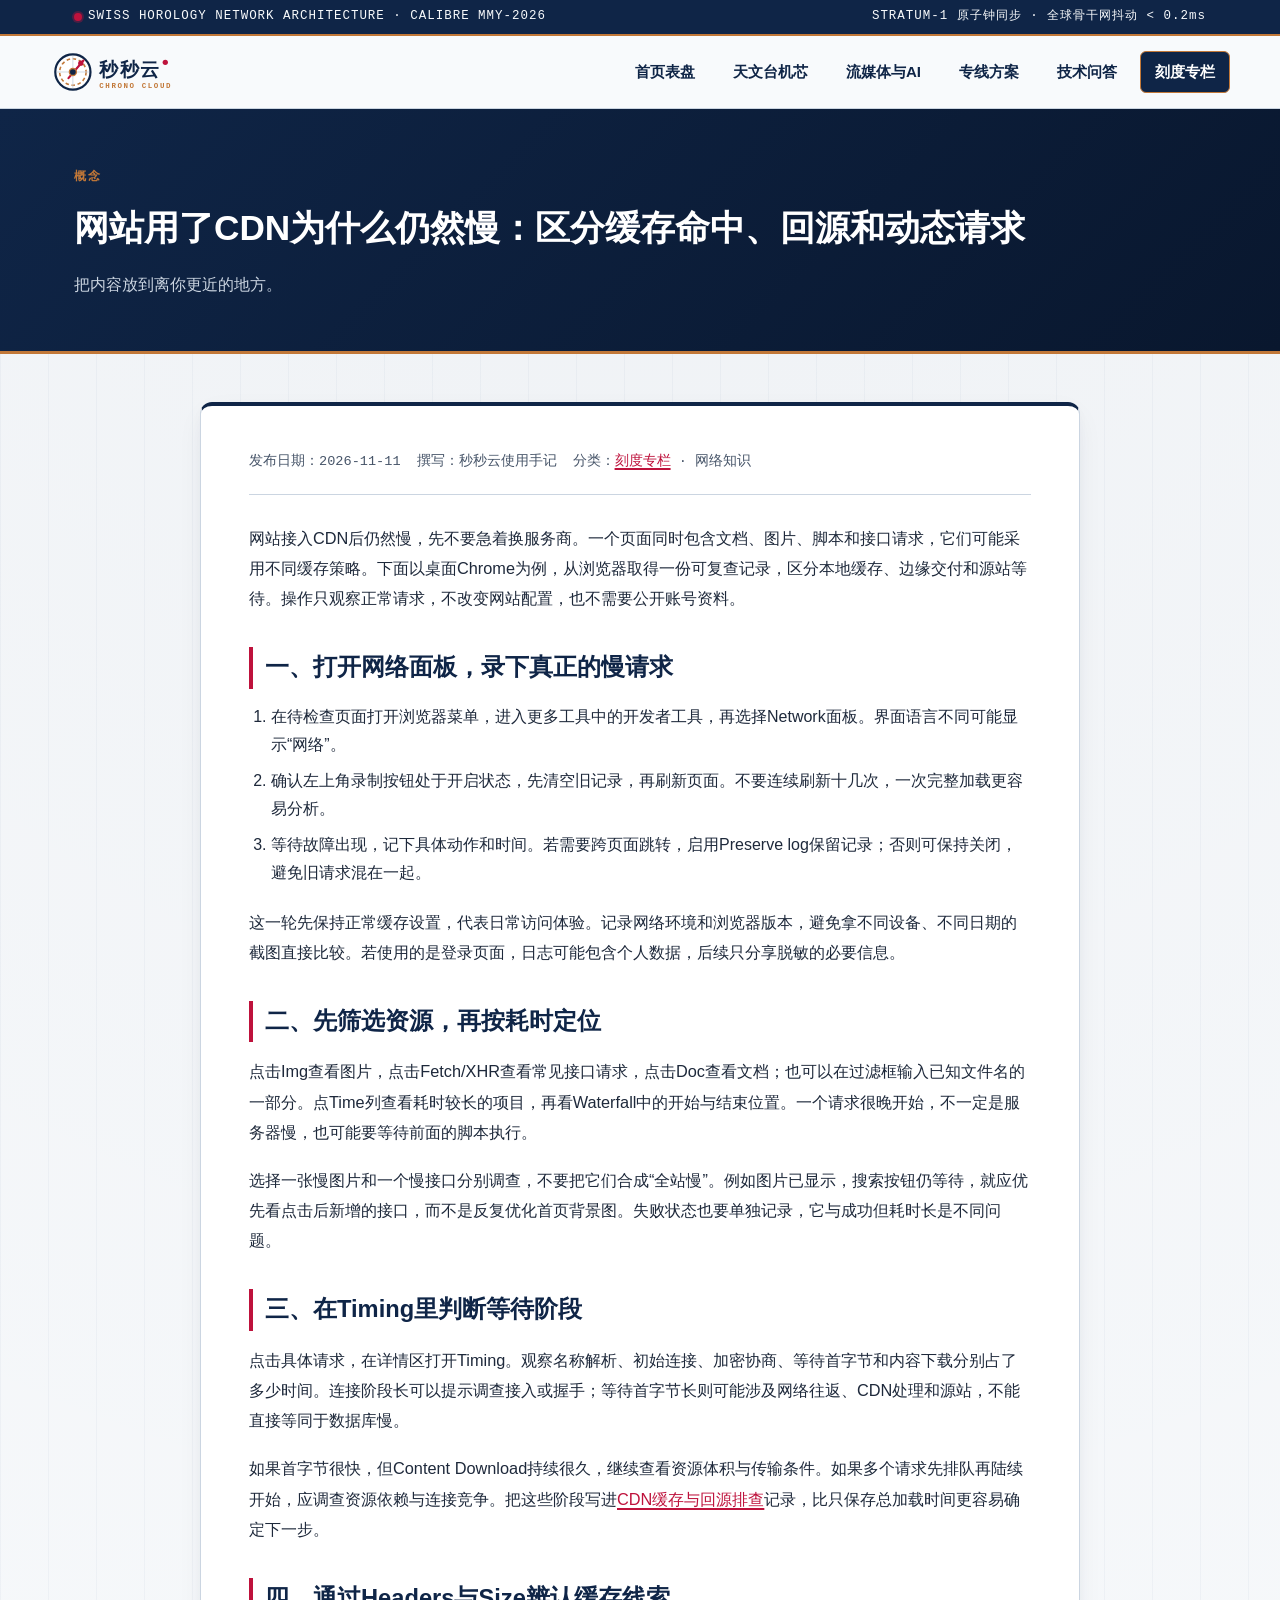
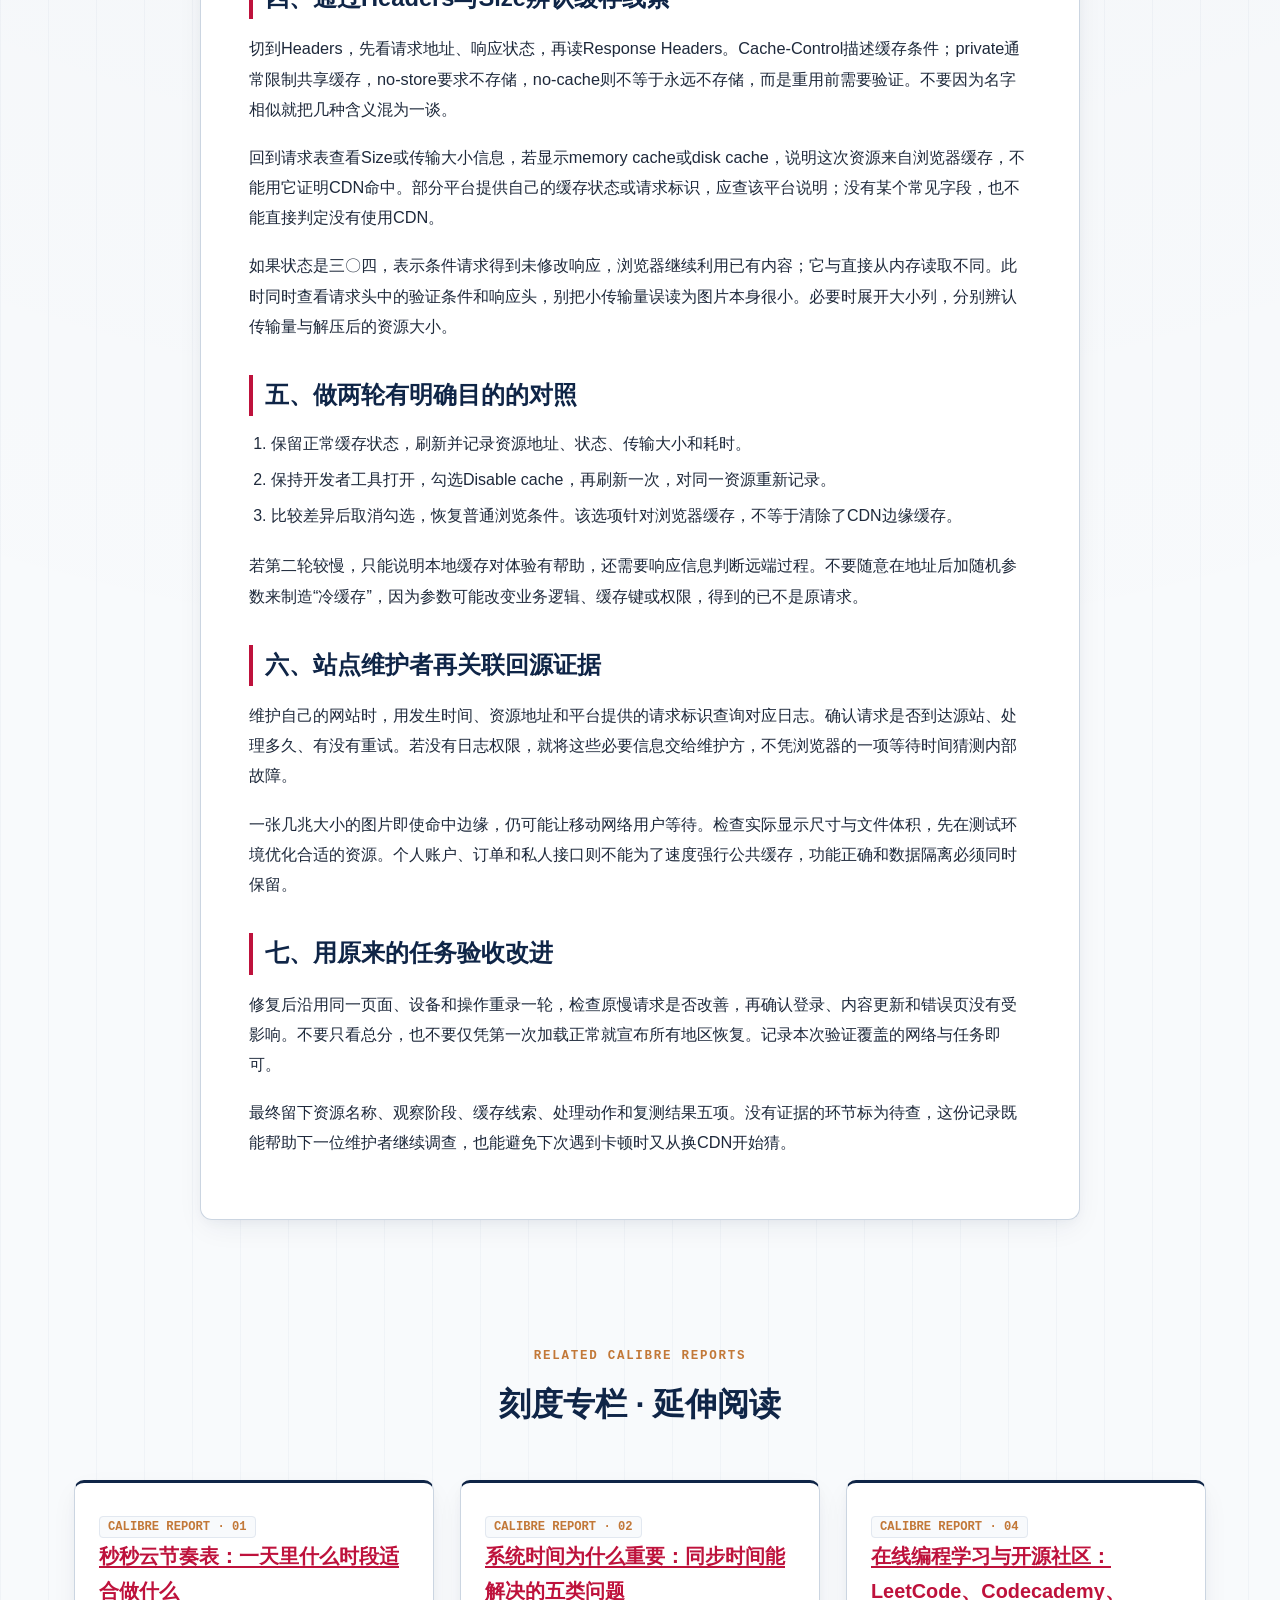
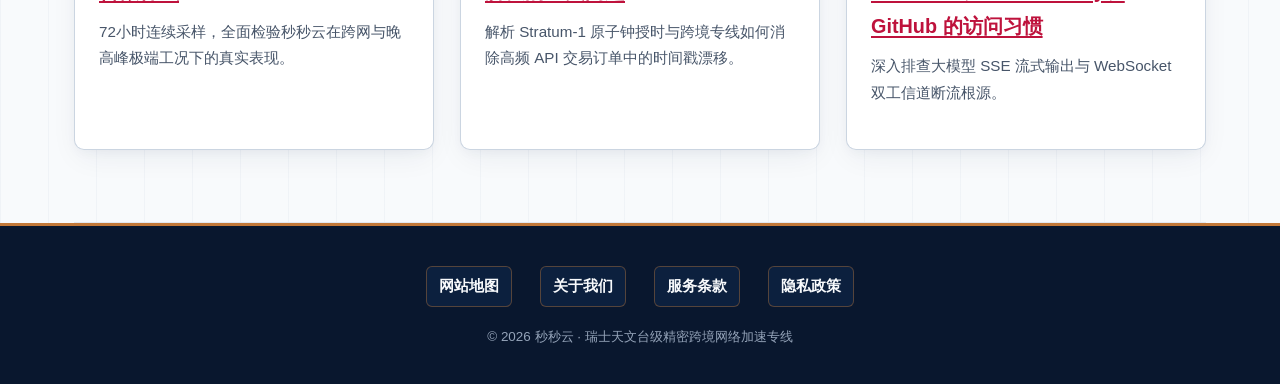
<file: multi-region-cdn-origin-shield.html>
<!DOCTYPE html>

<html lang="zh-CN">
<head>
<meta charset="utf-8"/>
<meta content="width=device-width, initial-scale=1.0" name="viewport"/>
<title>网站用了CDN为什么仍然慢：区分缓存命中、回源和动态请求</title>
<meta content="从访问者和站点维护者两个视角解释CDN慢的不同原因，按资源类型、缓存状态和源站响应分层收集证据。" name="description"/>
<meta content="独立站出海加速,多区域CDN回源,Origin Shield源站护盾,跨境电商专线网络,海外店铺防关联IP" name="keywords"/>
<link href="https://miaomiao-yun.cyou/multi-region-cdn-origin-shield.html" rel="canonical"/>
<link href="style.css" rel="stylesheet"/>
</head>
<body>
<div class="chronometer-top-strip">
<div class="container chronometer-top-inner">
<span class="calibre-tag"><span class="ruby-jewel-dot"></span> SWISS HOROLOGY NETWORK ARCHITECTURE · CALIBRE MMY-2026</span>
<span class="calibre-tag">STRATUM-1 原子钟同步 · 全球骨干网抖动 &lt; 0.2ms</span>
</div>
</div>
<header class="site-header">
<div class="container header-inner">
<a aria-label="秒秒云首页" class="brand-logo" href="index.html">
<svg aria-label="秒秒云陀飞轮擒纵齿轮与红宝石秒针融合标志" role="img" viewbox="0 0 230 50">
<g transform="translate(26, 25)">
<circle cx="0" cy="0" fill="#FFFFFF" r="20" stroke="#0F2547" stroke-width="2.5"></circle>
<circle cx="0" cy="0" fill="none" r="15" stroke="#C27838" stroke-dasharray="4 3" stroke-width="1.8"></circle>
<line stroke="#CBD5E1" stroke-width="1" x1="-18" x2="18" y1="0" y2="0"></line>
<line stroke="#CBD5E1" stroke-width="1" x1="0" x2="0" y1="-18" y2="18"></line>
<line stroke="#BE123C" stroke-linecap="round" stroke-width="2.5" x1="-5" x2="12" y1="7" y2="-13"></line>
<circle cx="9" cy="-10" fill="#BE123C" r="3"></circle>
<circle cx="0" cy="0" fill="#0F2547" r="4" stroke="#C27838" stroke-width="1.5"></circle>
</g>
<text fill="#0F2547" font-family="PingFang SC, Microsoft YaHei, sans-serif" font-size="22" font-weight="800" letter-spacing="1.5" x="56" y="29">秒秒云</text>
<circle cx="131" cy="14" fill="#BE123C" r="3"></circle>
<text fill="#C27838" font-family="SFMono-Regular, Consolas, monospace" font-size="8.5" font-weight="700" letter-spacing="1.8" x="56" y="43">CHRONO CLOUD</text>
</svg>
</a>
<nav aria-label="主导航" class="main-nav">
<a href="index.html">首页表盘</a>
<a href="index.html#advantages">天文台机芯</a>
<a href="index.html#streaming">流媒体与AI</a>
<a href="index.html#pricing">专线方案</a>
<a href="index.html#faq">技术问答</a>
<a class="nav-hub-pill active" href="chrono-column.html">刻度专栏</a>
</nav>
</div>
</header>
<section class="page-hero-banner">
<div class="container">
<span class="section-index-tag">概念</span>
<h1>网站用了CDN为什么仍然慢：区分缓存命中、回源和动态请求</h1>
<p>把内容放到离你更近的地方。</p>
</div>
</section>
<main class="container">
<article class="article-layout">
<div class="article-meta-bar">
<span>发布日期：2026-11-11</span>
<span>撰写：秒秒云使用手记</span>
<span>分类：<a href="chrono-column.html">刻度专栏</a> · 网络知识</span>
</div>
<div class="article-content"><div data-swc-article-body="2026-11-16"><p>网站接入CDN后仍然慢，先不要急着换服务商。一个页面同时包含文档、图片、脚本和接口请求，它们可能采用不同缓存策略。下面以桌面Chrome为例，从浏览器取得一份可复查记录，区分本地缓存、边缘交付和源站等待。操作只观察正常请求，不改变网站配置，也不需要公开账号资料。</p>
<h2>一、打开网络面板，录下真正的慢请求</h2>
<ol><li>在待检查页面打开浏览器菜单，进入更多工具中的开发者工具，再选择Network面板。界面语言不同可能显示“网络”。</li><li>确认左上角录制按钮处于开启状态，先清空旧记录，再刷新页面。不要连续刷新十几次，一次完整加载更容易分析。</li><li>等待故障出现，记下具体动作和时间。若需要跨页面跳转，启用Preserve log保留记录；否则可保持关闭，避免旧请求混在一起。</li></ol>
<p>这一轮先保持正常缓存设置，代表日常访问体验。记录网络环境和浏览器版本，避免拿不同设备、不同日期的截图直接比较。若使用的是登录页面，日志可能包含个人数据，后续只分享脱敏的必要信息。</p>
<h2>二、先筛选资源，再按耗时定位</h2>
<p>点击Img查看图片，点击Fetch/XHR查看常见接口请求，点击Doc查看文档；也可以在过滤框输入已知文件名的一部分。点Time列查看耗时较长的项目，再看Waterfall中的开始与结束位置。一个请求很晚开始，不一定是服务器慢，也可能要等待前面的脚本执行。</p>
<p>选择一张慢图片和一个慢接口分别调查，不要把它们合成“全站慢”。例如图片已显示，搜索按钮仍等待，就应优先看点击后新增的接口，而不是反复优化首页背景图。失败状态也要单独记录，它与成功但耗时长是不同问题。</p>
<h2>三、在Timing里判断等待阶段</h2>
<p>点击具体请求，在详情区打开Timing。观察名称解析、初始连接、加密协商、等待首字节和内容下载分别占了多少时间。连接阶段长可以提示调查接入或握手；等待首字节长则可能涉及网络往返、CDN处理和源站，不能直接等同于数据库慢。</p>
<p>如果首字节很快，但Content Download持续很久，继续查看资源体积与传输条件。如果多个请求先排队再陆续开始，应调查资源依赖与连接竞争。把这些阶段写进<a href="https://dajichang.mom/">CDN缓存与回源排查</a>记录，比只保存总加载时间更容易确定下一步。</p>
<h2>四、通过Headers与Size辨认缓存线索</h2>
<p>切到Headers，先看请求地址、响应状态，再读Response Headers。Cache-Control描述缓存条件；private通常限制共享缓存，no-store要求不存储，no-cache则不等于永远不存储，而是重用前需要验证。不要因为名字相似就把几种含义混为一谈。</p>
<p>回到请求表查看Size或传输大小信息，若显示memory cache或disk cache，说明这次资源来自浏览器缓存，不能用它证明CDN命中。部分平台提供自己的缓存状态或请求标识，应查该平台说明；没有某个常见字段，也不能直接判定没有使用CDN。</p>
<p>如果状态是三〇四，表示条件请求得到未修改响应，浏览器继续利用已有内容；它与直接从内存读取不同。此时同时查看请求头中的验证条件和响应头，别把小传输量误读为图片本身很小。必要时展开大小列，分别辨认传输量与解压后的资源大小。</p>
<h2>五、做两轮有明确目的的对照</h2>
<ol><li>保留正常缓存状态，刷新并记录资源地址、状态、传输大小和耗时。</li><li>保持开发者工具打开，勾选Disable cache，再刷新一次，对同一资源重新记录。</li><li>比较差异后取消勾选，恢复普通浏览条件。该选项针对浏览器缓存，不等于清除了CDN边缘缓存。</li></ol>
<p>若第二轮较慢，只能说明本地缓存对体验有帮助，还需要响应信息判断远端过程。不要随意在地址后加随机参数来制造“冷缓存”，因为参数可能改变业务逻辑、缓存键或权限，得到的已不是原请求。</p>
<h2>六、站点维护者再关联回源证据</h2>
<p>维护自己的网站时，用发生时间、资源地址和平台提供的请求标识查询对应日志。确认请求是否到达源站、处理多久、有没有重试。若没有日志权限，就将这些必要信息交给维护方，不凭浏览器的一项等待时间猜测内部故障。</p>
<p>一张几兆大小的图片即使命中边缘，仍可能让移动网络用户等待。检查实际显示尺寸与文件体积，先在测试环境优化合适的资源。个人账户、订单和私人接口则不能为了速度强行公共缓存，功能正确和数据隔离必须同时保留。</p>
<h2>七、用原来的任务验收改进</h2>
<p>修复后沿用同一页面、设备和操作重录一轮，检查原慢请求是否改善，再确认登录、内容更新和错误页没有受影响。不要只看总分，也不要仅凭第一次加载正常就宣布所有地区恢复。记录本次验证覆盖的网络与任务即可。</p>
<p>最终留下资源名称、观察阶段、缓存线索、处理动作和复测结果五项。没有证据的环节标为待查，这份记录既能帮助下一位维护者继续调查，也能避免下次遇到卡顿时又从换CDN开始猜。</p></div></div>
</article>
<!-- Related Articles -->
<section class="section-block">
<div class="section-header">
<span class="section-index-tag">RELATED CALIBRE REPORTS</span>
<h2 class="section-title">刻度专栏 · 延伸阅读</h2>
</div>
<div class="grid-3">
<article class="dial-card">
<span class="calibre-serial">CALIBRE REPORT · 01</span>
<h3><a href="miaomiao-precision-network-benchmark.html">秒秒云节奏表：一天里什么时段适合做什么</a></h3>
<p>72小时连续采样，全面检验秒秒云在跨网与晚高峰极端工况下的真实表现。</p>
</article>
<article class="dial-card">
<span class="calibre-serial">CALIBRE REPORT · 02</span>
<h3><a href="ntp-stratum-clock-sync-trading.html">系统时间为什么重要：同步时间能解决的五类问题</a></h3>
<p>解析 Stratum-1 原子钟授时与跨境专线如何消除高频 API 交易订单中的时间戳漂移。</p>
</article>
<article class="dial-card">
<span class="calibre-serial">CALIBRE REPORT · 04</span>
<h3><a href="claude-artifacts-realtime-rendering.html">在线编程学习与开源社区：LeetCode、Codecademy、GitHub 的访问习惯</a></h3>
<p>深入排查大模型 SSE 流式输出与 WebSocket 双工信道断流根源。</p>
</article>
</div>
</section>
</main>
<footer class="site-footer">
<div class="container footer-inner">
<nav aria-label="页脚导航" class="footer-links">
<a href="sitemap.html">网站地图</a>
<a href="about.html">关于我们</a>
<a href="terms.html">服务条款</a>
<a href="privacy.html">隐私政策</a>
</nav>
<p class="footer-copy">© 2026 秒秒云 · 瑞士天文台级精密跨境网络加速专线</p>
</div>
</footer>
</body>
</html>
</file>
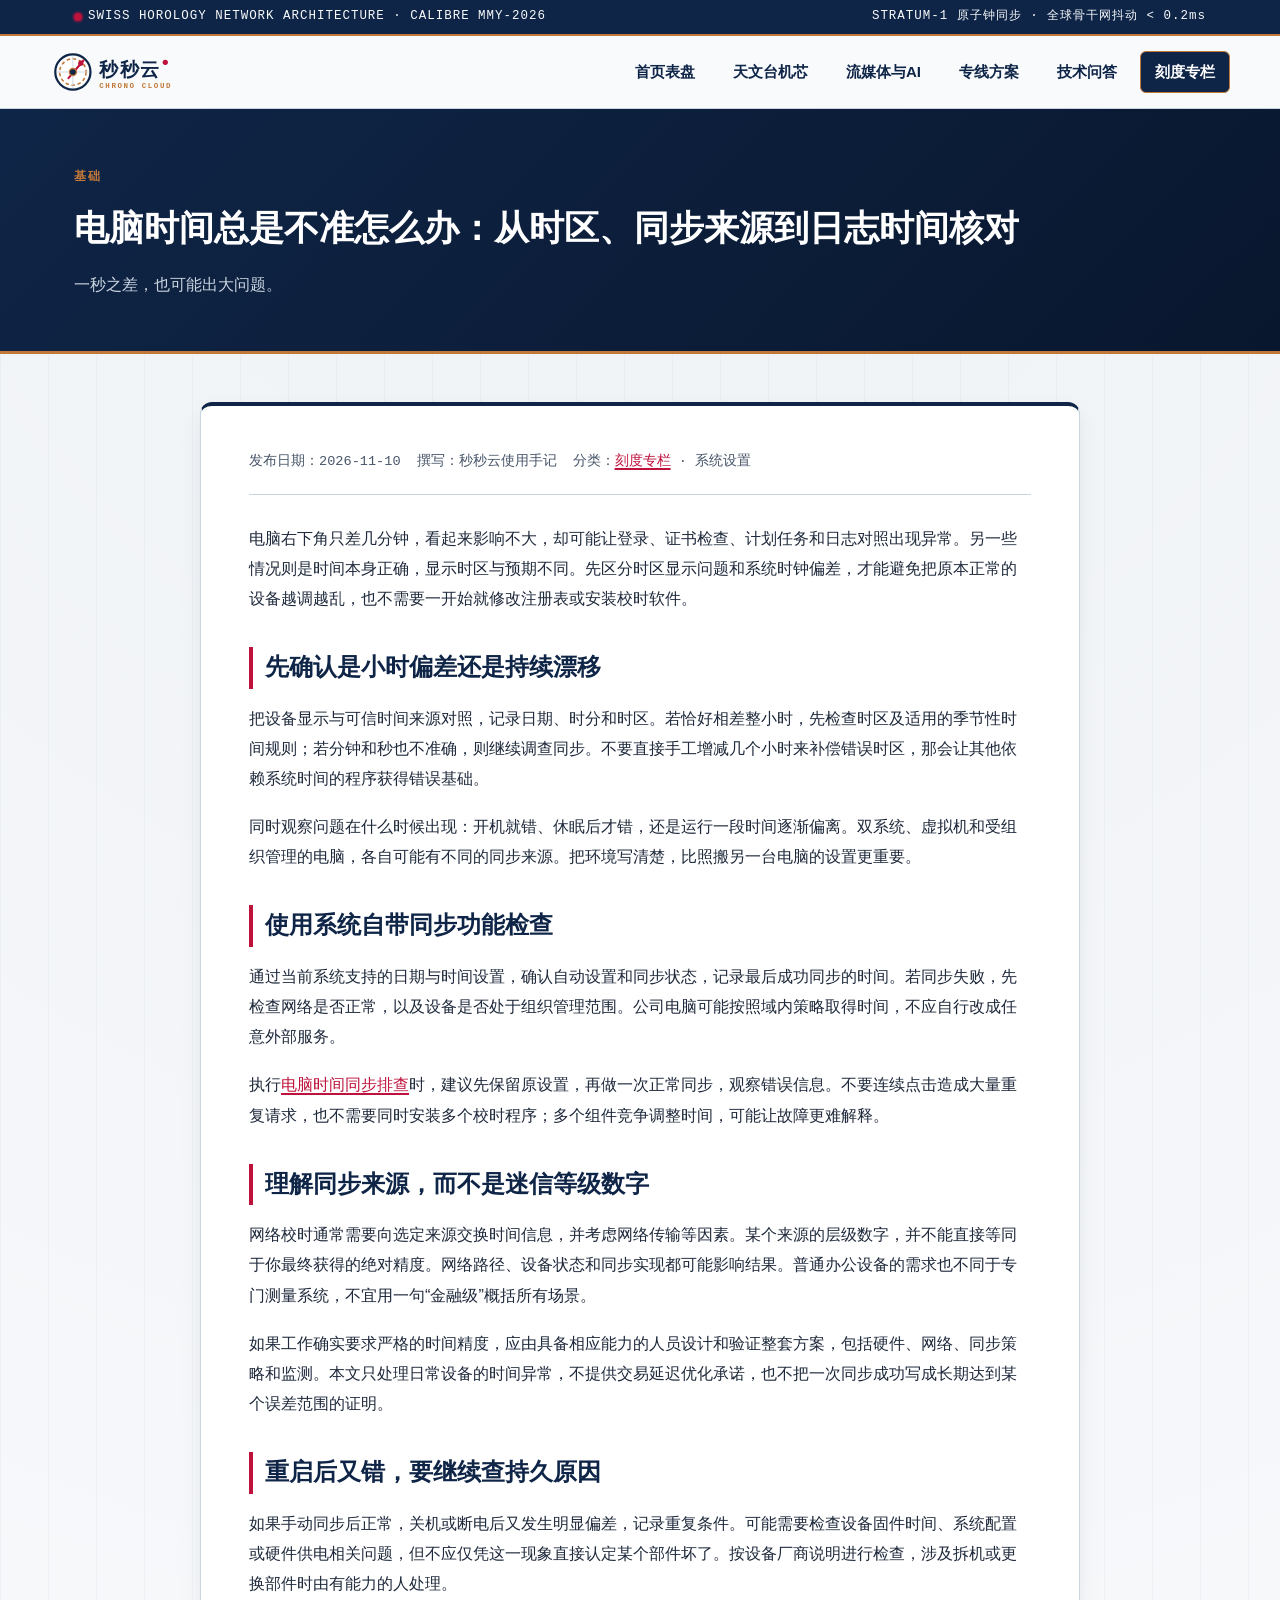
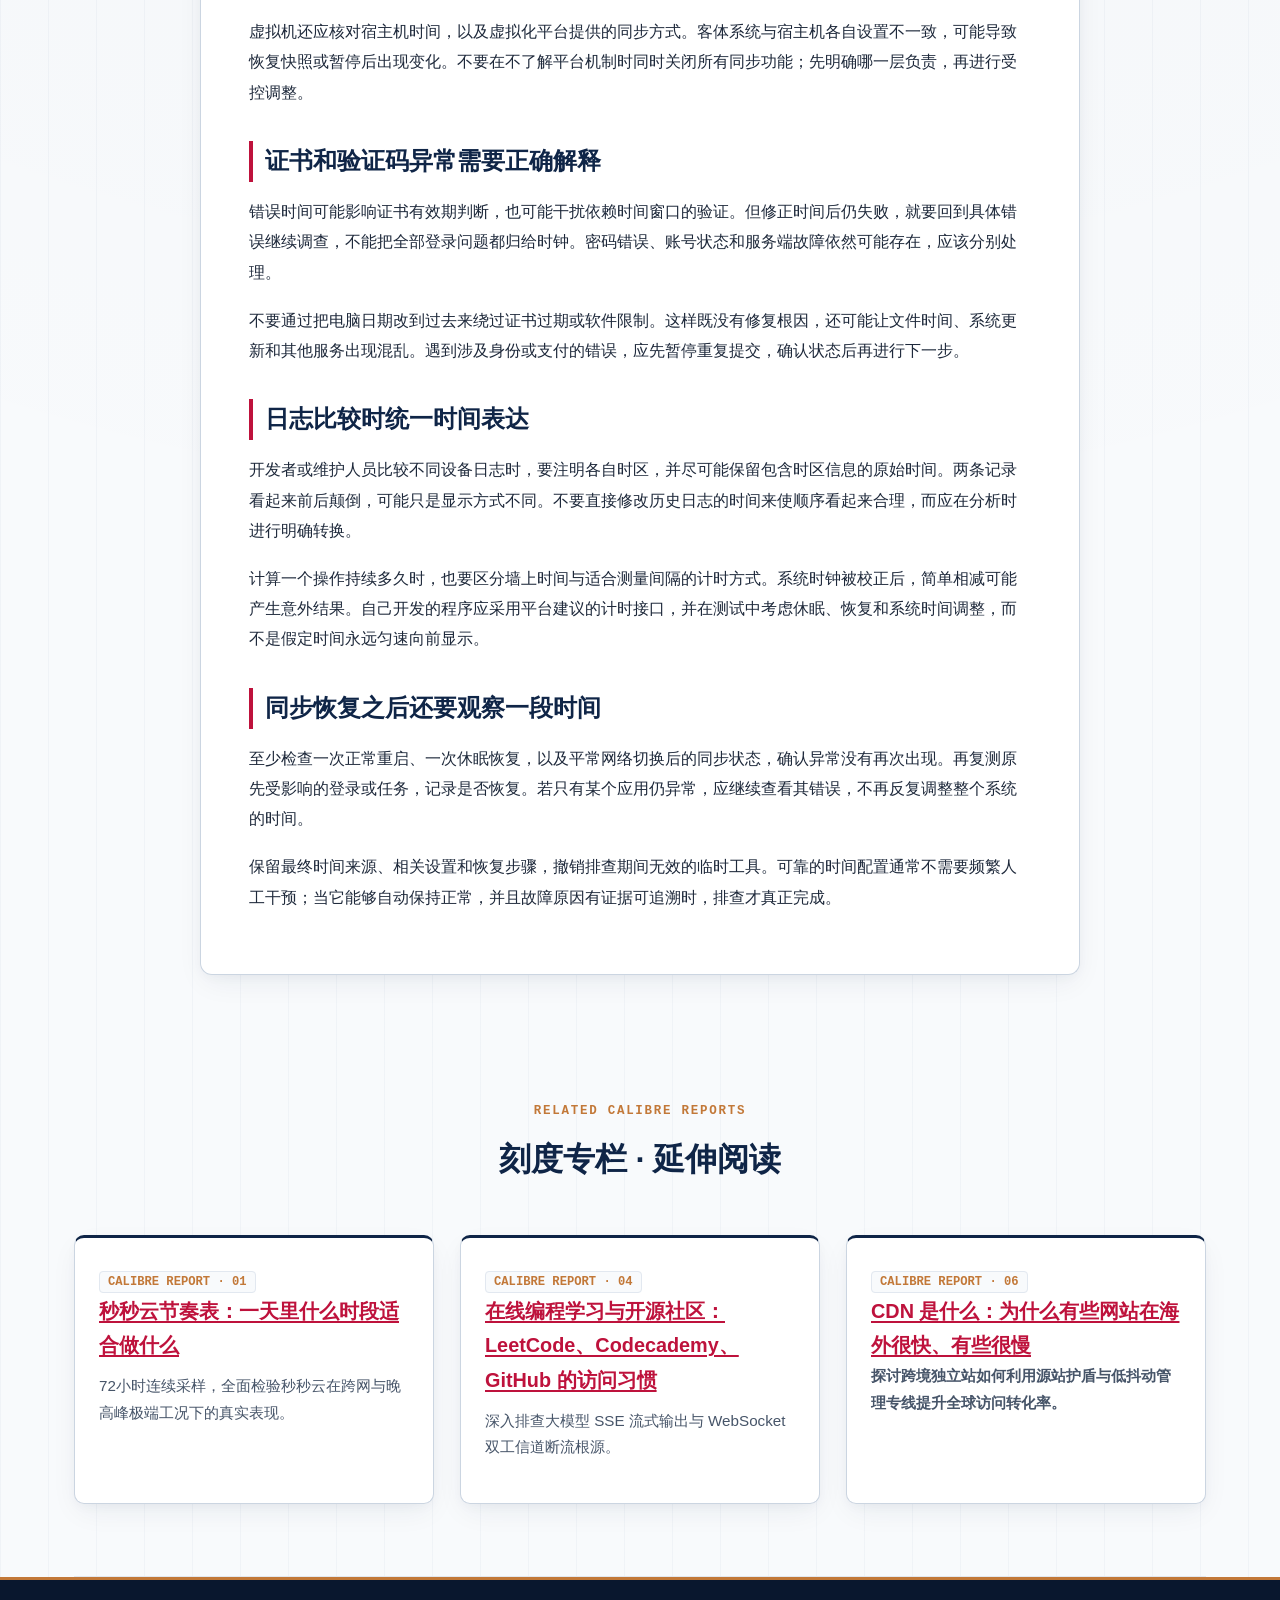
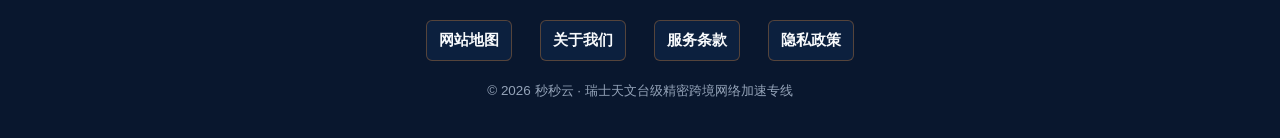
<file: ntp-stratum-clock-sync-trading.html>
<!DOCTYPE html>

<html lang="zh-CN">
<head>
<meta charset="utf-8"/>
<meta content="width=device-width, initial-scale=1.0" name="viewport"/>
<title>电脑时间总是不准怎么办：从时区、同步来源到日志时间核对</title>
<meta content="区分时区错误与时钟偏差，按系统同步、重启表现和受管设备条件排查时间问题，避免通过随意改时间掩盖认证故障。" name="description"/>
<meta content="NTP时钟同步,Stratum-1原子钟,高频API延迟优化,量化交易网络加速,低抖动IEPL专线" name="keywords"/>
<link href="https://miaomiao-yun.cyou/ntp-stratum-clock-sync-trading.html" rel="canonical"/>
<link href="style.css" rel="stylesheet"/>
</head>
<body>
<div class="chronometer-top-strip">
<div class="container chronometer-top-inner">
<span class="calibre-tag"><span class="ruby-jewel-dot"></span> SWISS HOROLOGY NETWORK ARCHITECTURE · CALIBRE MMY-2026</span>
<span class="calibre-tag">STRATUM-1 原子钟同步 · 全球骨干网抖动 &lt; 0.2ms</span>
</div>
</div>
<header class="site-header">
<div class="container header-inner">
<a aria-label="秒秒云首页" class="brand-logo" href="index.html">
<svg aria-label="秒秒云陀飞轮擒纵齿轮与红宝石秒针融合标志" role="img" viewbox="0 0 230 50">
<g transform="translate(26, 25)">
<circle cx="0" cy="0" fill="#FFFFFF" r="20" stroke="#0F2547" stroke-width="2.5"></circle>
<circle cx="0" cy="0" fill="none" r="15" stroke="#C27838" stroke-dasharray="4 3" stroke-width="1.8"></circle>
<line stroke="#CBD5E1" stroke-width="1" x1="-18" x2="18" y1="0" y2="0"></line>
<line stroke="#CBD5E1" stroke-width="1" x1="0" x2="0" y1="-18" y2="18"></line>
<line stroke="#BE123C" stroke-linecap="round" stroke-width="2.5" x1="-5" x2="12" y1="7" y2="-13"></line>
<circle cx="9" cy="-10" fill="#BE123C" r="3"></circle>
<circle cx="0" cy="0" fill="#0F2547" r="4" stroke="#C27838" stroke-width="1.5"></circle>
</g>
<text fill="#0F2547" font-family="PingFang SC, Microsoft YaHei, sans-serif" font-size="22" font-weight="800" letter-spacing="1.5" x="56" y="29">秒秒云</text>
<circle cx="131" cy="14" fill="#BE123C" r="3"></circle>
<text fill="#C27838" font-family="SFMono-Regular, Consolas, monospace" font-size="8.5" font-weight="700" letter-spacing="1.8" x="56" y="43">CHRONO CLOUD</text>
</svg>
</a>
<nav aria-label="主导航" class="main-nav">
<a href="index.html">首页表盘</a>
<a href="index.html#advantages">天文台机芯</a>
<a href="index.html#streaming">流媒体与AI</a>
<a href="index.html#pricing">专线方案</a>
<a href="index.html#faq">技术问答</a>
<a class="nav-hub-pill active" href="chrono-column.html">刻度专栏</a>
</nav>
</div>
</header>
<section class="page-hero-banner">
<div class="container">
<span class="section-index-tag">基础</span>
<h1>电脑时间总是不准怎么办：从时区、同步来源到日志时间核对</h1>
<p>一秒之差，也可能出大问题。</p>
</div>
</section>
<main class="container">
<article class="article-layout">
<div class="article-meta-bar">
<span>发布日期：2026-11-10</span>
<span>撰写：秒秒云使用手记</span>
<span>分类：<a href="chrono-column.html">刻度专栏</a> · 系统设置</span>
</div>
<div class="article-content"><div data-swc-article-body="2026-11-16"><p>电脑右下角只差几分钟，看起来影响不大，却可能让登录、证书检查、计划任务和日志对照出现异常。另一些情况则是时间本身正确，显示时区与预期不同。先区分时区显示问题和系统时钟偏差，才能避免把原本正常的设备越调越乱，也不需要一开始就修改注册表或安装校时软件。</p>
<h2>先确认是小时偏差还是持续漂移</h2>
<p>把设备显示与可信时间来源对照，记录日期、时分和时区。若恰好相差整小时，先检查时区及适用的季节性时间规则；若分钟和秒也不准确，则继续调查同步。不要直接手工增减几个小时来补偿错误时区，那会让其他依赖系统时间的程序获得错误基础。</p>
<p>同时观察问题在什么时候出现：开机就错、休眠后才错，还是运行一段时间逐渐偏离。双系统、虚拟机和受组织管理的电脑，各自可能有不同的同步来源。把环境写清楚，比照搬另一台电脑的设置更重要。</p>
<h2>使用系统自带同步功能检查</h2>
<p>通过当前系统支持的日期与时间设置，确认自动设置和同步状态，记录最后成功同步的时间。若同步失败，先检查网络是否正常，以及设备是否处于组织管理范围。公司电脑可能按照域内策略取得时间，不应自行改成任意外部服务。</p>
<p>执行<a href="https://dajichang.mom/">电脑时间同步排查</a>时，建议先保留原设置，再做一次正常同步，观察错误信息。不要连续点击造成大量重复请求，也不需要同时安装多个校时程序；多个组件竞争调整时间，可能让故障更难解释。</p>
<h2>理解同步来源，而不是迷信等级数字</h2>
<p>网络校时通常需要向选定来源交换时间信息，并考虑网络传输等因素。某个来源的层级数字，并不能直接等同于你最终获得的绝对精度。网络路径、设备状态和同步实现都可能影响结果。普通办公设备的需求也不同于专门测量系统，不宜用一句“金融级”概括所有场景。</p>
<p>如果工作确实要求严格的时间精度，应由具备相应能力的人员设计和验证整套方案，包括硬件、网络、同步策略和监测。本文只处理日常设备的时间异常，不提供交易延迟优化承诺，也不把一次同步成功写成长期达到某个误差范围的证明。</p>
<h2>重启后又错，要继续查持久原因</h2>
<p>如果手动同步后正常，关机或断电后又发生明显偏差，记录重复条件。可能需要检查设备固件时间、系统配置或硬件供电相关问题，但不应仅凭这一现象直接认定某个部件坏了。按设备厂商说明进行检查，涉及拆机或更换部件时由有能力的人处理。</p>
<p>虚拟机还应核对宿主机时间，以及虚拟化平台提供的同步方式。客体系统与宿主机各自设置不一致，可能导致恢复快照或暂停后出现变化。不要在不了解平台机制时同时关闭所有同步功能；先明确哪一层负责，再进行受控调整。</p>
<h2>证书和验证码异常需要正确解释</h2>
<p>错误时间可能影响证书有效期判断，也可能干扰依赖时间窗口的验证。但修正时间后仍失败，就要回到具体错误继续调查，不能把全部登录问题都归给时钟。密码错误、账号状态和服务端故障依然可能存在，应该分别处理。</p>
<p>不要通过把电脑日期改到过去来绕过证书过期或软件限制。这样既没有修复根因，还可能让文件时间、系统更新和其他服务出现混乱。遇到涉及身份或支付的错误，应先暂停重复提交，确认状态后再进行下一步。</p>
<h2>日志比较时统一时间表达</h2>
<p>开发者或维护人员比较不同设备日志时，要注明各自时区，并尽可能保留包含时区信息的原始时间。两条记录看起来前后颠倒，可能只是显示方式不同。不要直接修改历史日志的时间来使顺序看起来合理，而应在分析时进行明确转换。</p>
<p>计算一个操作持续多久时，也要区分墙上时间与适合测量间隔的计时方式。系统时钟被校正后，简单相减可能产生意外结果。自己开发的程序应采用平台建议的计时接口，并在测试中考虑休眠、恢复和系统时间调整，而不是假定时间永远匀速向前显示。</p>
<h2>同步恢复之后还要观察一段时间</h2>
<p>至少检查一次正常重启、一次休眠恢复，以及平常网络切换后的同步状态，确认异常没有再次出现。再复测原先受影响的登录或任务，记录是否恢复。若只有某个应用仍异常，应继续查看其错误，不再反复调整整个系统的时间。</p>
<p>保留最终时间来源、相关设置和恢复步骤，撤销排查期间无效的临时工具。可靠的时间配置通常不需要频繁人工干预；当它能够自动保持正常，并且故障原因有证据可追溯时，排查才真正完成。</p></div></div>
</article>
<!-- Related Articles -->
<section class="section-block">
<div class="section-header">
<span class="section-index-tag">RELATED CALIBRE REPORTS</span>
<h2 class="section-title">刻度专栏 · 延伸阅读</h2>
</div>
<div class="grid-3">
<article class="dial-card">
<span class="calibre-serial">CALIBRE REPORT · 01</span>
<h3><a href="miaomiao-precision-network-benchmark.html">秒秒云节奏表：一天里什么时段适合做什么</a></h3>
<p>72小时连续采样，全面检验秒秒云在跨网与晚高峰极端工况下的真实表现。</p>
</article>
<article class="dial-card">
<span class="calibre-serial">CALIBRE REPORT · 04</span>
<h3><a href="claude-artifacts-realtime-rendering.html">在线编程学习与开源社区：LeetCode、Codecademy、GitHub 的访问习惯</a></h3>
<p>深入排查大模型 SSE 流式输出与 WebSocket 双工信道断流根源。</p>
</article>
<article class="dial-card">
<span class="calibre-serial">CALIBRE REPORT · 06</span>
<h3><a href="multi-region-cdn-origin-shield.html">CDN 是什么：为什么有些网站在海外很快、有些很慢</a>
<p>探讨跨境独立站如何利用源站护盾与低抖动管理专线提升全球访问转化率。</p>
</h3></article>
</div>
</section>
</main>
<footer class="site-footer">
<div class="container footer-inner">
<nav aria-label="页脚导航" class="footer-links">
<a href="sitemap.html">网站地图</a>
<a href="about.html">关于我们</a>
<a href="terms.html">服务条款</a>
<a href="privacy.html">隐私政策</a>
</nav>
<p class="footer-copy">© 2026 秒秒云 · 瑞士天文台级精密跨境网络加速专线</p>
</div>
</footer>
</body>
</html>
</file>
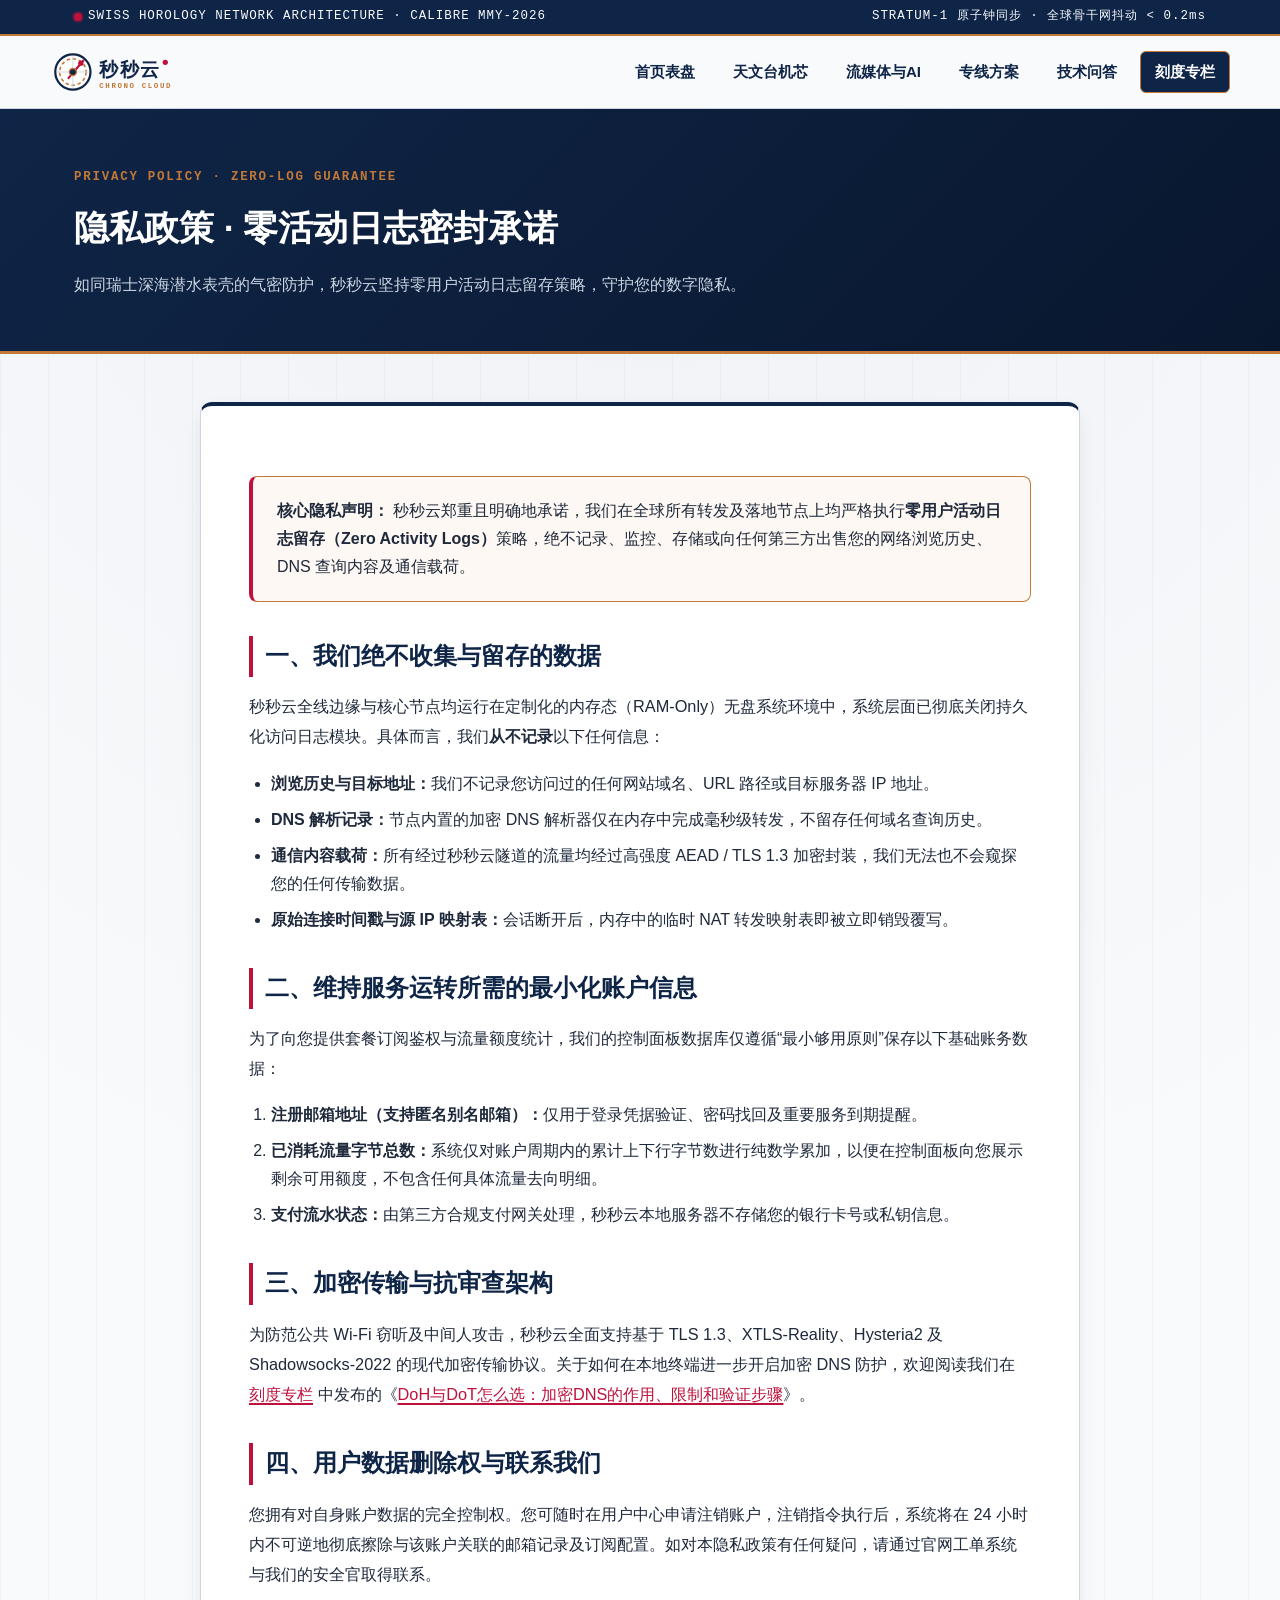
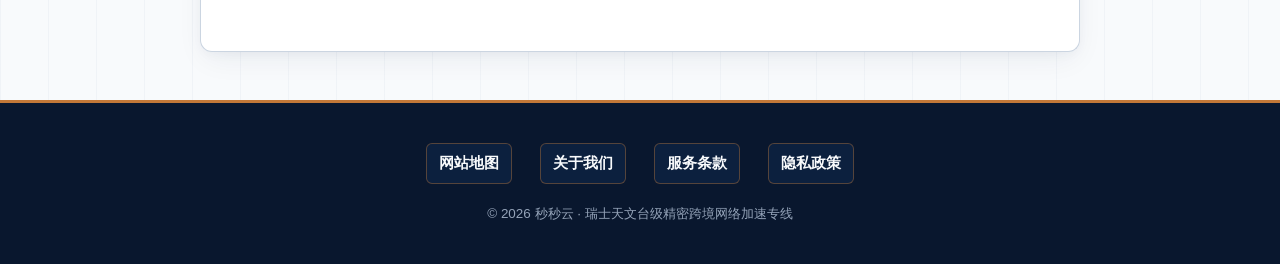
<file: privacy.html>
<!DOCTYPE html>

<html lang="zh-CN">
<head>
<meta charset="utf-8"/>
<meta content="width=device-width, initial-scale=1.0" name="viewport"/>
<title>隐私政策 - 秒秒云 零日志无盘加密承诺</title>
<meta content="秒秒云隐私政策：明确承诺采用内存态无盘架构，严格执行零用户活动日志留存策略，全方位保护您的网络通信隐私。" name="description"/>
<meta content="秒秒云隐私政策,零日志承诺,无日志机场,数据加密保护,RAM-Only节点" name="keywords"/>
<link href="https://miaomiao-yun.cyou/privacy.html" rel="canonical"/>
<link href="style.css" rel="stylesheet"/>
</head>
<body>
<div class="chronometer-top-strip">
<div class="container chronometer-top-inner">
<span class="calibre-tag"><span class="ruby-jewel-dot"></span> SWISS HOROLOGY NETWORK ARCHITECTURE · CALIBRE MMY-2026</span>
<span class="calibre-tag">STRATUM-1 原子钟同步 · 全球骨干网抖动 &lt; 0.2ms</span>
</div>
</div>
<header class="site-header">
<div class="container header-inner">
<a aria-label="秒秒云首页" class="brand-logo" href="index.html">
<svg aria-label="秒秒云陀飞轮擒纵齿轮与红宝石秒针融合标志" role="img" viewbox="0 0 230 50">
<g transform="translate(26, 25)">
<circle cx="0" cy="0" fill="#FFFFFF" r="20" stroke="#0F2547" stroke-width="2.5"></circle>
<circle cx="0" cy="0" fill="none" r="15" stroke="#C27838" stroke-dasharray="4 3" stroke-width="1.8"></circle>
<line stroke="#CBD5E1" stroke-width="1" x1="-18" x2="18" y1="0" y2="0"></line>
<line stroke="#CBD5E1" stroke-width="1" x1="0" x2="0" y1="-18" y2="18"></line>
<line stroke="#BE123C" stroke-linecap="round" stroke-width="2.5" x1="-5" x2="12" y1="7" y2="-13"></line>
<circle cx="9" cy="-10" fill="#BE123C" r="3"></circle>
<circle cx="0" cy="0" fill="#0F2547" r="4" stroke="#C27838" stroke-width="1.5"></circle>
</g>
<text fill="#0F2547" font-family="PingFang SC, Microsoft YaHei, sans-serif" font-size="22" font-weight="800" letter-spacing="1.5" x="56" y="29">秒秒云</text>
<circle cx="131" cy="14" fill="#BE123C" r="3"></circle>
<text fill="#C27838" font-family="SFMono-Regular, Consolas, monospace" font-size="8.5" font-weight="700" letter-spacing="1.8" x="56" y="43">CHRONO CLOUD</text>
</svg>
</a>
<nav aria-label="主导航" class="main-nav">
<a href="index.html">首页表盘</a>
<a href="index.html#advantages">天文台机芯</a>
<a href="index.html#streaming">流媒体与AI</a>
<a href="index.html#pricing">专线方案</a>
<a href="index.html#faq">技术问答</a>
<a class="nav-hub-pill" href="chrono-column.html">刻度专栏</a>
</nav>
</div>
</header>
<section class="page-hero-banner">
<div class="container">
<span class="section-index-tag">PRIVACY POLICY · ZERO-LOG GUARANTEE</span>
<h1>隐私政策 · 零活动日志密封承诺</h1>
<p>如同瑞士深海潜水表壳的气密防护，秒秒云坚持零用户活动日志留存策略，守护您的数字隐私。</p>
</div>
</section>
<main class="container">
<article class="article-layout">
<div class="article-content">
<div class="article-callout">
<strong>核心隐私声明：</strong> 秒秒云郑重且明确地承诺，我们在全球所有转发及落地节点上均严格执行<strong>零用户活动日志留存（Zero Activity Logs）</strong>策略，绝不记录、监控、存储或向任何第三方出售您的网络浏览历史、DNS 查询内容及通信载荷。
        </div>
<h2>一、我们绝不收集与留存的数据</h2>
<p>秒秒云全线边缘与核心节点均运行在定制化的内存态（RAM-Only）无盘系统环境中，系统层面已彻底关闭持久化访问日志模块。具体而言，我们<strong>从不记录</strong>以下任何信息：</p>
<ul>
<li><strong>浏览历史与目标地址：</strong>我们不记录您访问过的任何网站域名、URL 路径或目标服务器 IP 地址。</li>
<li><strong>DNS 解析记录：</strong>节点内置的加密 DNS 解析器仅在内存中完成毫秒级转发，不留存任何域名查询历史。</li>
<li><strong>通信内容载荷：</strong>所有经过秒秒云隧道的流量均经过高强度 AEAD / TLS 1.3 加密封装，我们无法也不会窥探您的任何传输数据。</li>
<li><strong>原始连接时间戳与源 IP 映射表：</strong>会话断开后，内存中的临时 NAT 转发映射表即被立即销毁覆写。</li>
</ul>
<h2>二、维持服务运转所需的最小化账户信息</h2>
<p>为了向您提供套餐订阅鉴权与流量额度统计，我们的控制面板数据库仅遵循“最小够用原则”保存以下基础账务数据：</p>
<ol>
<li><strong>注册邮箱地址（支持匿名别名邮箱）：</strong>仅用于登录凭据验证、密码找回及重要服务到期提醒。</li>
<li><strong>已消耗流量字节总数：</strong>系统仅对账户周期内的累计上下行字节数进行纯数学累加，以便在控制面板向您展示剩余可用额度，不包含任何具体流量去向明细。</li>
<li><strong>支付流水状态：</strong>由第三方合规支付网关处理，秒秒云本地服务器不存储您的银行卡号或私钥信息。</li>
</ol>
<h2>三、加密传输与抗审查架构</h2>
<p>为防范公共 Wi-Fi 窃听及中间人攻击，秒秒云全面支持基于 TLS 1.3、XTLS-Reality、Hysteria2 及 Shadowsocks-2022 的现代加密传输协议。关于如何在本地终端进一步开启加密 DNS 防护，欢迎阅读我们在 <a href="chrono-column.html">刻度专栏</a> 中发布的《<a href="dns-over-https-privacy-protection.html">DoH与DoT怎么选：加密DNS的作用、限制和验证步骤</a>》。</p>
<h2>四、用户数据删除权与联系我们</h2>
<p>您拥有对自身账户数据的完全控制权。您可随时在用户中心申请注销账户，注销指令执行后，系统将在 24 小时内不可逆地彻底擦除与该账户关联的邮箱记录及订阅配置。如对本隐私政策有任何疑问，请通过官网工单系统与我们的安全官取得联系。</p>
</div>
</article>
</main>
<footer class="site-footer">
<div class="container footer-inner">
<nav aria-label="页脚导航" class="footer-links">
<a href="sitemap.html">网站地图</a>
<a href="about.html">关于我们</a>
<a href="terms.html">服务条款</a>
<a href="privacy.html">隐私政策</a>
</nav>
<p class="footer-copy">© 2026 秒秒云 · 瑞士天文台级精密跨境网络加速专线</p>
</div>
</footer>
</body>
</html>
</file>
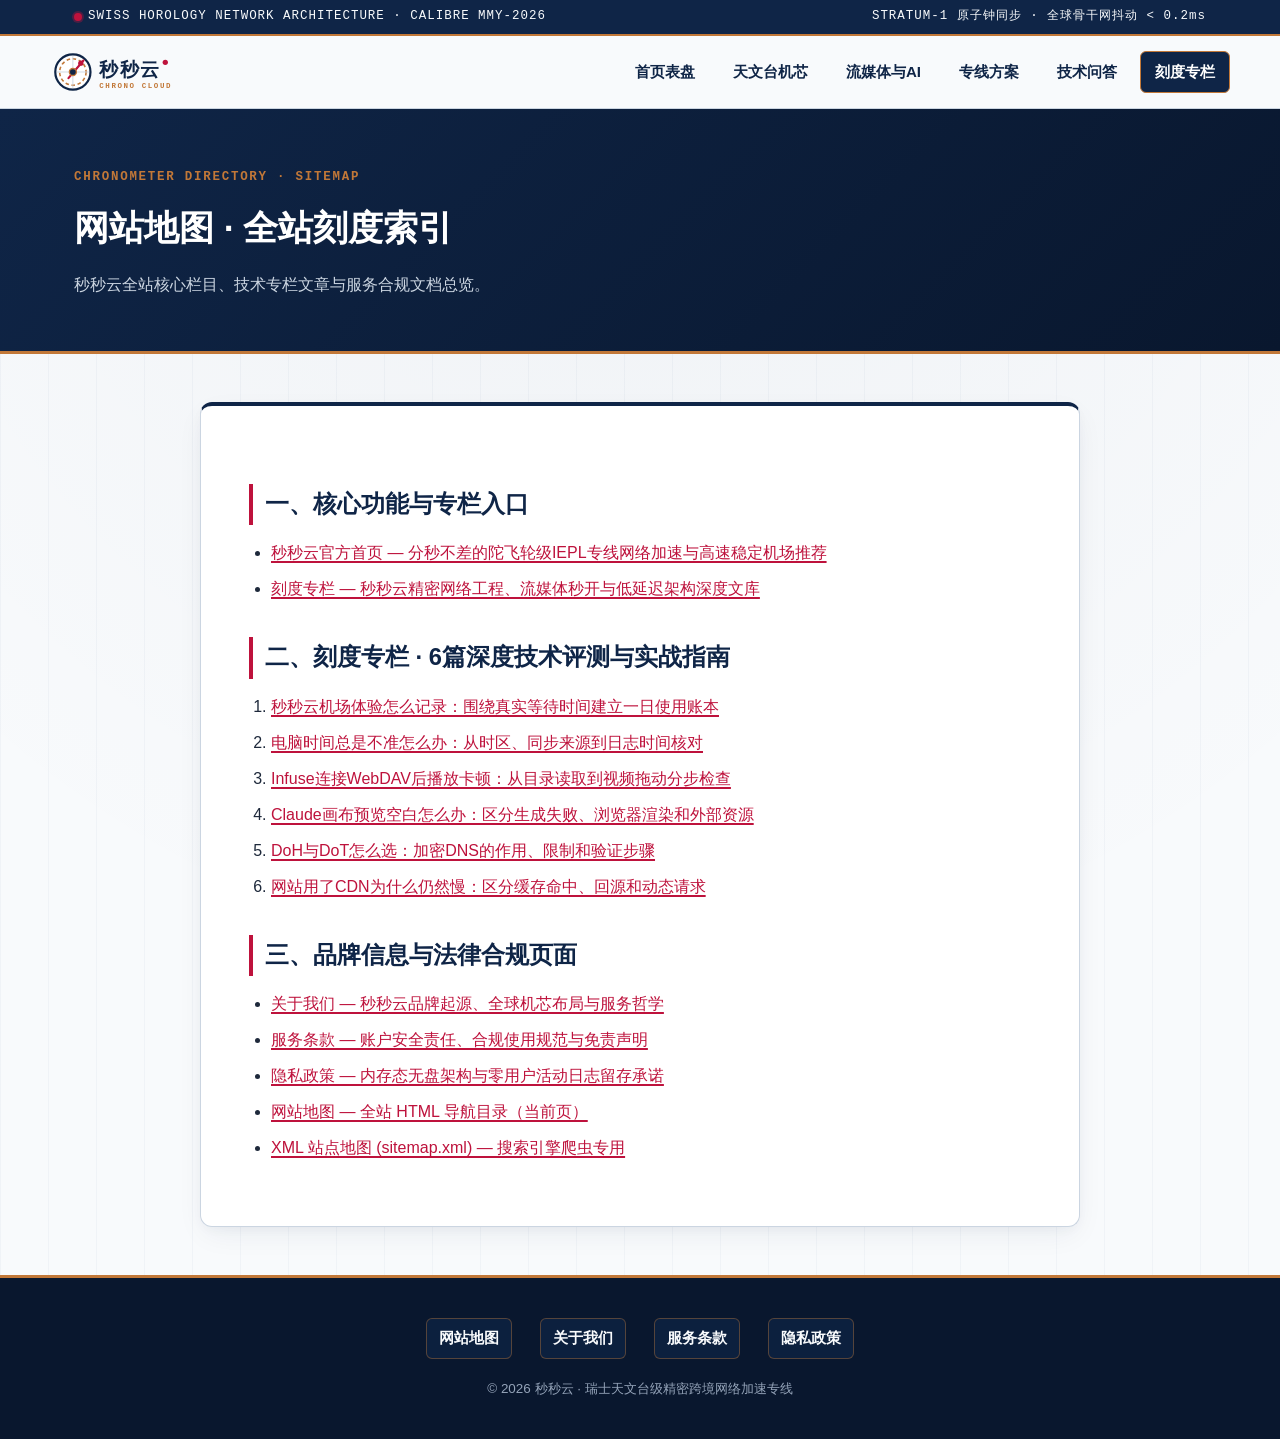
<file: sitemap.html>
<!DOCTYPE html>

<html lang="zh-CN">
<head>
<meta charset="utf-8"/>
<meta content="width=device-width, initial-scale=1.0" name="viewport"/>
<title>网站地图 - 秒秒云 全站页面与刻度专栏索引</title>
<meta content="秒秒云全站HTML网站地图，快速索引官网首页、刻度专栏技术文章及合规说明页面。" name="description"/>
<meta content="秒秒云网站地图,站点索引,刻度专栏目录,网络加速教程列表" name="keywords"/>
<link href="https://miaomiao-yun.cyou/sitemap.html" rel="canonical"/>
<link href="style.css" rel="stylesheet"/>
</head>
<body>
<div class="chronometer-top-strip">
<div class="container chronometer-top-inner">
<span class="calibre-tag"><span class="ruby-jewel-dot"></span> SWISS HOROLOGY NETWORK ARCHITECTURE · CALIBRE MMY-2026</span>
<span class="calibre-tag">STRATUM-1 原子钟同步 · 全球骨干网抖动 &lt; 0.2ms</span>
</div>
</div>
<header class="site-header">
<div class="container header-inner">
<a aria-label="秒秒云首页" class="brand-logo" href="index.html">
<svg aria-label="秒秒云陀飞轮擒纵齿轮与红宝石秒针融合标志" role="img" viewbox="0 0 230 50">
<g transform="translate(26, 25)">
<circle cx="0" cy="0" fill="#FFFFFF" r="20" stroke="#0F2547" stroke-width="2.5"></circle>
<circle cx="0" cy="0" fill="none" r="15" stroke="#C27838" stroke-dasharray="4 3" stroke-width="1.8"></circle>
<line stroke="#CBD5E1" stroke-width="1" x1="-18" x2="18" y1="0" y2="0"></line>
<line stroke="#CBD5E1" stroke-width="1" x1="0" x2="0" y1="-18" y2="18"></line>
<line stroke="#BE123C" stroke-linecap="round" stroke-width="2.5" x1="-5" x2="12" y1="7" y2="-13"></line>
<circle cx="9" cy="-10" fill="#BE123C" r="3"></circle>
<circle cx="0" cy="0" fill="#0F2547" r="4" stroke="#C27838" stroke-width="1.5"></circle>
</g>
<text fill="#0F2547" font-family="PingFang SC, Microsoft YaHei, sans-serif" font-size="22" font-weight="800" letter-spacing="1.5" x="56" y="29">秒秒云</text>
<circle cx="131" cy="14" fill="#BE123C" r="3"></circle>
<text fill="#C27838" font-family="SFMono-Regular, Consolas, monospace" font-size="8.5" font-weight="700" letter-spacing="1.8" x="56" y="43">CHRONO CLOUD</text>
</svg>
</a>
<nav aria-label="主导航" class="main-nav">
<a href="index.html">首页表盘</a>
<a href="index.html#advantages">天文台机芯</a>
<a href="index.html#streaming">流媒体与AI</a>
<a href="index.html#pricing">专线方案</a>
<a href="index.html#faq">技术问答</a>
<a class="nav-hub-pill" href="chrono-column.html">刻度专栏</a>
</nav>
</div>
</header>
<section class="page-hero-banner">
<div class="container">
<span class="section-index-tag">CHRONOMETER DIRECTORY · SITEMAP</span>
<h1>网站地图 · 全站刻度索引</h1>
<p>秒秒云全站核心栏目、技术专栏文章与服务合规文档总览。</p>
</div>
</section>
<main class="container">
<article class="article-layout">
<div class="article-content">
<h2>一、核心功能与专栏入口</h2>
<ul>
<li><a href="index.html">秒秒云官方首页 — 分秒不差的陀飞轮级IEPL专线网络加速与高速稳定机场推荐</a></li>
<li><a href="chrono-column.html">刻度专栏 — 秒秒云精密网络工程、流媒体秒开与低延迟架构深度文库</a></li>
</ul>
<h2>二、刻度专栏 · 6篇深度技术评测与实战指南</h2>
<ol>
<li><a href="miaomiao-precision-network-benchmark.html">秒秒云机场体验怎么记录：围绕真实等待时间建立一日使用账本</a></li>
<li><a href="ntp-stratum-clock-sync-trading.html">电脑时间总是不准怎么办：从时区、同步来源到日志时间核对</a></li>
<li><a href="apple-tv-infuse-webdav-streaming.html">Infuse连接WebDAV后播放卡顿：从目录读取到视频拖动分步检查</a></li>
<li><a href="claude-artifacts-realtime-rendering.html">Claude画布预览空白怎么办：区分生成失败、浏览器渲染和外部资源</a></li>
<li><a href="dns-over-https-privacy-protection.html">DoH与DoT怎么选：加密DNS的作用、限制和验证步骤</a></li>
<li><a href="multi-region-cdn-origin-shield.html">网站用了CDN为什么仍然慢：区分缓存命中、回源和动态请求</a></li>
</ol>
<h2>三、品牌信息与法律合规页面</h2>
<ul>
<li><a href="about.html">关于我们 — 秒秒云品牌起源、全球机芯布局与服务哲学</a></li>
<li><a href="terms.html">服务条款 — 账户安全责任、合规使用规范与免责声明</a></li>
<li><a href="privacy.html">隐私政策 — 内存态无盘架构与零用户活动日志留存承诺</a></li>
<li><a href="sitemap.html">网站地图 — 全站 HTML 导航目录（当前页）</a></li>
<li><a href="sitemap.xml">XML 站点地图 (sitemap.xml) — 搜索引擎爬虫专用</a></li>
</ul>
</div>
</article>
</main>
<footer class="site-footer">
<div class="container footer-inner">
<nav aria-label="页脚导航" class="footer-links">
<a href="sitemap.html">网站地图</a>
<a href="about.html">关于我们</a>
<a href="terms.html">服务条款</a>
<a href="privacy.html">隐私政策</a>
</nav>
<p class="footer-copy">© 2026 秒秒云 · 瑞士天文台级精密跨境网络加速专线</p>
</div>
</footer>
</body>
</html>
</file>
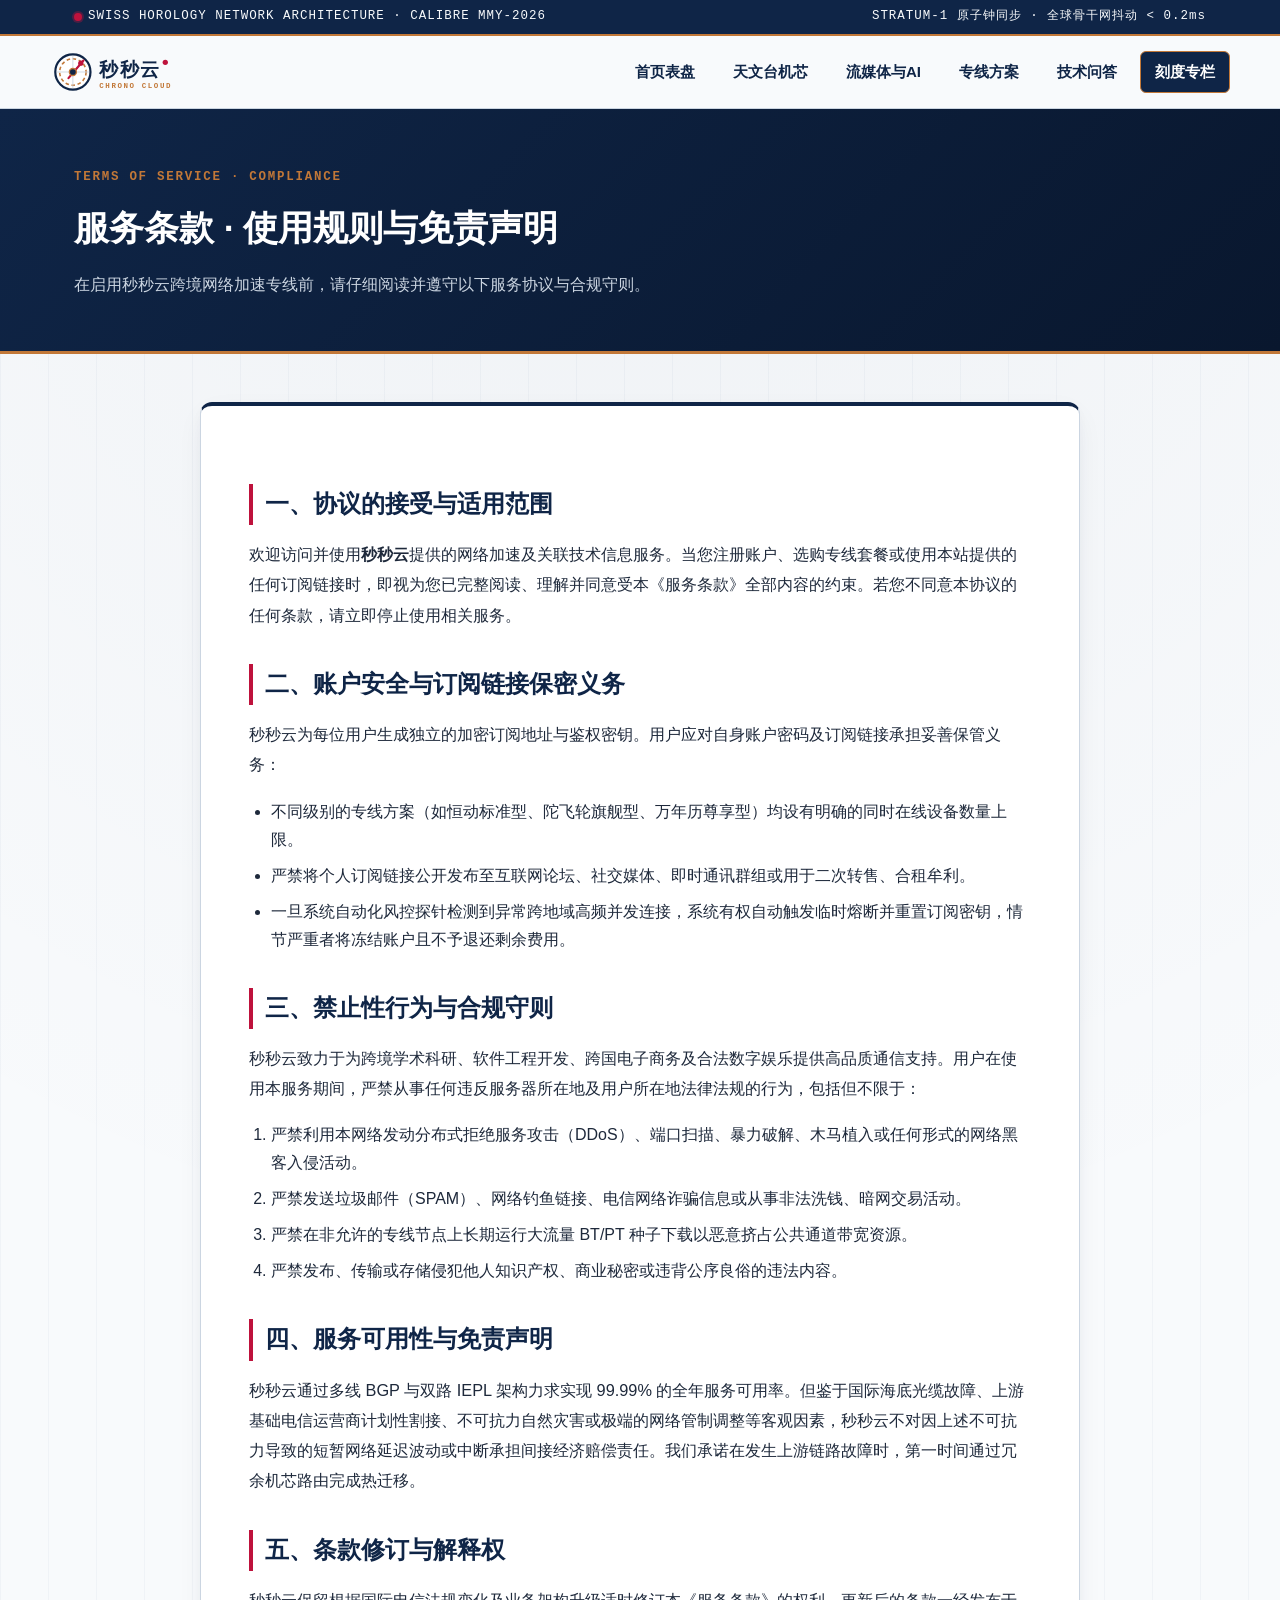
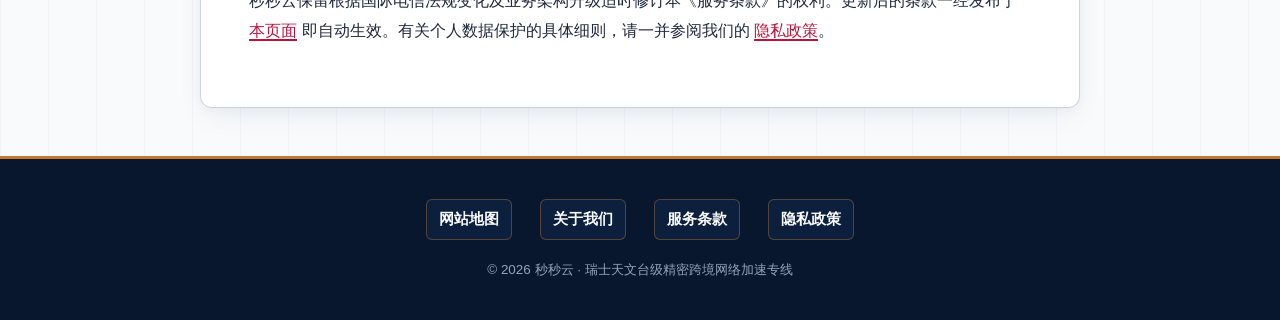
<file: terms.html>
<!DOCTYPE html>
<html lang="zh-CN">
<head>
  <meta charset="UTF-8">
  <meta name="viewport" content="width=device-width, initial-scale=1.0">
  <title>服务条款 - 秒秒云 合规使用与服务协议</title>
  <meta name="description" content="秒秒云服务条款、用户合理使用规范、禁止滥用行为准则、账户安全责任及免责声明。">
  <meta name="keywords" content="秒秒云服务条款,使用协议,网络加速合规准则,免责声明">
  <link rel="canonical" href="https://miaomiao-yun.cyou/terms.html">
  <link rel="stylesheet" href="style.css">
</head>
<body>

  <div class="chronometer-top-strip">
    <div class="container chronometer-top-inner">
      <span class="calibre-tag"><span class="ruby-jewel-dot"></span> SWISS HOROLOGY NETWORK ARCHITECTURE · CALIBRE MMY-2026</span>
      <span class="calibre-tag">STRATUM-1 原子钟同步 · 全球骨干网抖动 &lt; 0.2ms</span>
    </div>
  </div>

  <header class="site-header">
    <div class="container header-inner">
      <a href="index.html" class="brand-logo" aria-label="秒秒云首页">
        <svg viewBox="0 0 230 50" role="img" aria-label="秒秒云陀飞轮擒纵齿轮与红宝石秒针融合标志">
          <g transform="translate(26, 25)">
            <circle cx="0" cy="0" r="20" fill="#FFFFFF" stroke="#0F2547" stroke-width="2.5"/>
            <circle cx="0" cy="0" r="15" fill="none" stroke="#C27838" stroke-width="1.8" stroke-dasharray="4 3"/>
            <line x1="-18" y1="0" x2="18" y2="0" stroke="#CBD5E1" stroke-width="1"/>
            <line x1="0" y1="-18" x2="0" y2="18" stroke="#CBD5E1" stroke-width="1"/>
            <line x1="-5" y1="7" x2="12" y2="-13" stroke="#BE123C" stroke-width="2.5" stroke-linecap="round"/>
            <circle cx="9" cy="-10" r="3" fill="#BE123C"/>
            <circle cx="0" cy="0" r="4" fill="#0F2547" stroke="#C27838" stroke-width="1.5"/>
          </g>
          <text x="56" y="29" font-family="PingFang SC, Microsoft YaHei, sans-serif" font-size="22" font-weight="800" fill="#0F2547" letter-spacing="1.5">秒秒云</text>
          <circle cx="131" cy="14" r="3" fill="#BE123C"/>
          <text x="56" y="43" font-family="SFMono-Regular, Consolas, monospace" font-size="8.5" font-weight="700" fill="#C27838" letter-spacing="1.8">CHRONO CLOUD</text>
        </svg>
      </a>
      <nav class="main-nav" aria-label="主导航">
        <a href="index.html">首页表盘</a>
        <a href="index.html#advantages">天文台机芯</a>
        <a href="index.html#streaming">流媒体与AI</a>
        <a href="index.html#pricing">专线方案</a>
        <a href="index.html#faq">技术问答</a>
        <a href="chrono-column.html" class="nav-hub-pill">刻度专栏</a>
      </nav>
    </div>
  </header>

  <section class="page-hero-banner">
    <div class="container">
      <span class="section-index-tag">TERMS OF SERVICE · COMPLIANCE</span>
      <h1>服务条款 · 使用规则与免责声明</h1>
      <p>在启用秒秒云跨境网络加速专线前，请仔细阅读并遵守以下服务协议与合规守则。</p>
    </div>
  </section>

  <main class="container">
    <article class="article-layout">
      <div class="article-content">
        <h2>一、协议的接受与适用范围</h2>
        <p>欢迎访问并使用<strong>秒秒云</strong>提供的网络加速及关联技术信息服务。当您注册账户、选购专线套餐或使用本站提供的任何订阅链接时，即视为您已完整阅读、理解并同意受本《服务条款》全部内容的约束。若您不同意本协议的任何条款，请立即停止使用相关服务。</p>

        <h2>二、账户安全与订阅链接保密义务</h2>
        <p>秒秒云为每位用户生成独立的加密订阅地址与鉴权密钥。用户应对自身账户密码及订阅链接承担妥善保管义务：</p>
        <ul>
          <li>不同级别的专线方案（如恒动标准型、陀飞轮旗舰型、万年历尊享型）均设有明确的同时在线设备数量上限。</li>
          <li>严禁将个人订阅链接公开发布至互联网论坛、社交媒体、即时通讯群组或用于二次转售、合租牟利。</li>
          <li>一旦系统自动化风控探针检测到异常跨地域高频并发连接，系统有权自动触发临时熔断并重置订阅密钥，情节严重者将冻结账户且不予退还剩余费用。</li>
        </ul>

        <h2>三、禁止性行为与合规守则</h2>
        <p>秒秒云致力于为跨境学术科研、软件工程开发、跨国电子商务及合法数字娱乐提供高品质通信支持。用户在使用本服务期间，严禁从事任何违反服务器所在地及用户所在地法律法规的行为，包括但不限于：</p>
        <ol>
          <li>严禁利用本网络发动分布式拒绝服务攻击（DDoS）、端口扫描、暴力破解、木马植入或任何形式的网络黑客入侵活动。</li>
          <li>严禁发送垃圾邮件（SPAM）、网络钓鱼链接、电信网络诈骗信息或从事非法洗钱、暗网交易活动。</li>
          <li>严禁在非允许的专线节点上长期运行大流量 BT/PT 种子下载以恶意挤占公共通道带宽资源。</li>
          <li>严禁发布、传输或存储侵犯他人知识产权、商业秘密或违背公序良俗的违法内容。</li>
        </ol>

        <h2>四、服务可用性与免责声明</h2>
        <p>秒秒云通过多线 BGP 与双路 IEPL 架构力求实现 99.99% 的全年服务可用率。但鉴于国际海底光缆故障、上游基础电信运营商计划性割接、不可抗力自然灾害或极端的网络管制调整等客观因素，秒秒云不对因上述不可抗力导致的短暂网络延迟波动或中断承担间接经济赔偿责任。我们承诺在发生上游链路故障时，第一时间通过冗余机芯路由完成热迁移。</p>

        <h2>五、条款修订与解释权</h2>
        <p>秒秒云保留根据国际电信法规变化及业务架构升级适时修订本《服务条款》的权利。更新后的条款一经发布于 <a href="terms.html">本页面</a> 即自动生效。有关个人数据保护的具体细则，请一并参阅我们的 <a href="privacy.html">隐私政策</a>。</p>
      </div>
    </article>
  </main>

  <footer class="site-footer">
    <div class="container footer-inner">
      <nav class="footer-links" aria-label="页脚导航">
        <a href="sitemap.html">网站地图</a>
        <a href="about.html">关于我们</a>
        <a href="terms.html">服务条款</a>
        <a href="privacy.html">隐私政策</a>
      </nav>
      <p class="footer-copy">© 2026 秒秒云 · 瑞士天文台级精密跨境网络加速专线</p>
    </div>
  </footer>

</body>
</html>
</file>
<file: style.css>
/* 秒秒云 (miaomiao-yun.cyou) - Swiss Horology & Precision Tourbillon Chronometer Theme */
:root {
  --bg-porcelain: #F8FAFC;
  --bg-dial-card: #FFFFFF;
  --bg-guilloche-alt: #F1F5F9;
  --navy-sapphire: #0F2547;
  --navy-deep: #09172E;
  --ruby-bearing: #BE123C;
  --ruby-hover: #9F1239;
  --copper-rose: #C27838;
  --copper-light: #FDF8F3;
  --slate-text: #1E293B;
  --slate-muted: #475569;
  --border-minute: #CBD5E1;
  --border-fine: #E2E8F0;
  --shadow-chronometer: 0 10px 30px -5px rgba(15, 37, 71, 0.07), 0 4px 12px -2px rgba(15, 37, 71, 0.04);
  --shadow-ruby: 0 6px 20px -3px rgba(190, 18, 60, 0.28);
  --radius-dial: 10px;
}

* {
  box-sizing: border-box;
  margin: 0;
  padding: 0;
}

html {
  scroll-behavior: smooth;
  font-size: 16px;
}

body {
  font-family: -apple-system, BlinkMacSystemFont, "PingFang SC", "Hiragino Sans GB", "Microsoft YaHei", "Noto Sans SC", sans-serif;
  background-color: var(--bg-porcelain);
  background-image: 
    radial-gradient(circle at 50% 0%, rgba(15, 37, 71, 0.04) 0%, transparent 65%),
    repeating-linear-gradient(90deg, rgba(203, 213, 225, 0.18) 0px, rgba(203, 213, 225, 0.18) 1px, transparent 1px, transparent 48px);
  color: var(--slate-text);
  line-height: 1.75;
  -webkit-font-smoothing: antialiased;
}

/* Global Hyperlink Consistency - Never browser default blue/purple */
a,
a:visited {
  color: var(--ruby-bearing);
  text-decoration: underline;
  text-underline-offset: 3px;
  text-decoration-thickness: 1.5px;
  transition: color 0.2s ease, background-color 0.2s ease, border-color 0.2s ease;
}

a:hover,
a:focus {
  color: var(--navy-sapphire);
}

.container {
  max-width: 1180px;
  margin: 0 auto;
  padding: 0 24px;
}

/* Top Minute-Track Accent Bar */
.chronometer-top-strip {
  background: var(--navy-sapphire);
  color: #E2E8F0;
  font-size: 0.78rem;
  letter-spacing: 0.08em;
  padding: 6px 0;
  border-bottom: 2px solid var(--copper-rose);
}

.chronometer-top-inner {
  display: flex;
  justify-content: space-between;
  align-items: center;
  flex-wrap: wrap;
  gap: 8px;
}

.calibre-tag {
  display: inline-flex;
  align-items: center;
  gap: 6px;
  font-family: "SFMono-Regular", Consolas, "Liberation Mono", Menlo, monospace;
  color: #F8FAFC;
}

.ruby-jewel-dot {
  width: 8px;
  height: 8px;
  border-radius: 50%;
  background: var(--ruby-bearing);
  box-shadow: 0 0 0 2px rgba(190, 18, 60, 0.35);
  display: inline-block;
}

/* Header & Navigation */
.site-header {
  background: rgba(248, 250, 252, 0.96);
  border-bottom: 1px solid var(--border-minute);
  position: sticky;
  top: 0;
  z-index: 100;
  backdrop-filter: blur(8px);
}

.header-inner {
  display: flex;
  justify-content: space-between;
  align-items: center;
  padding: 14px 0;
  gap: 20px;
}

.brand-logo,
.brand-logo:visited {
  display: inline-flex;
  align-items: center;
  gap: 12px;
  text-decoration: none;
  color: var(--navy-sapphire);
}

.brand-logo:hover {
  color: var(--ruby-bearing);
}

.brand-logo svg {
  height: 44px;
  width: auto;
  flex-shrink: 0;
}

.main-nav {
  display: flex;
  align-items: center;
  gap: 8px;
  flex-wrap: wrap;
}

.main-nav a,
.main-nav a:visited {
  text-decoration: none;
  color: var(--navy-sapphire);
  font-weight: 600;
  font-size: 0.94rem;
  padding: 7px 14px;
  border-radius: 6px;
  border: 1px solid transparent;
  transition: all 0.2s ease;
}

.main-nav a:hover,
.main-nav a.active {
  color: var(--ruby-bearing);
  background: var(--copper-light);
  border-color: rgba(194, 120, 56, 0.35);
}

.main-nav a.nav-hub-pill,
.main-nav a.nav-hub-pill:visited {
  background: var(--navy-sapphire);
  color: #FFFFFF;
  border: 1px solid var(--copper-rose);
}

.main-nav a.nav-hub-pill:hover {
  background: var(--ruby-bearing);
  border-color: var(--ruby-bearing);
  color: #FFFFFF;
}

/* Hero Section */
.hero-section {
  padding: 64px 0 56px;
  border-bottom: 1px solid var(--border-minute);
  background:
    radial-gradient(circle at 80% 45%, rgba(194, 120, 56, 0.08) 0%, transparent 50%),
    linear-gradient(180deg, #FFFFFF 0%, var(--bg-porcelain) 100%);
}

.hero-grid {
  display: grid;
  grid-template-columns: 1.12fr 0.88fr;
  gap: 44px;
  align-items: center;
}

.horology-badge {
  display: inline-flex;
  align-items: center;
  gap: 8px;
  padding: 5px 14px;
  background: var(--copper-light);
  border: 1px solid var(--copper-rose);
  border-radius: 999px;
  color: var(--navy-sapphire);
  font-size: 0.82rem;
  font-weight: 600;
  letter-spacing: 0.04em;
  margin-bottom: 18px;
}

.hero-title {
  font-size: 2.55rem;
  line-height: 1.24;
  color: var(--navy-sapphire);
  font-weight: 800;
  margin-bottom: 18px;
  letter-spacing: -0.01em;
}

.hero-title .ruby-highlight {
  color: var(--ruby-bearing);
  border-bottom: 3px solid var(--copper-rose);
}

.hero-subtitle {
  font-size: 1.08rem;
  color: var(--slate-muted);
  margin-bottom: 26px;
  line-height: 1.8;
}

.hero-specs-bar {
  display: grid;
  grid-template-columns: repeat(3, 1fr);
  gap: 12px;
  margin-bottom: 28px;
  padding: 14px 16px;
  background: var(--bg-dial-card);
  border: 1px solid var(--border-minute);
  border-left: 4px solid var(--navy-sapphire);
  border-radius: var(--radius-dial);
  box-shadow: var(--shadow-chronometer);
}

.spec-item {
  display: flex;
  flex-direction: column;
}

.spec-label {
  font-size: 0.76rem;
  color: var(--slate-muted);
  text-transform: uppercase;
  letter-spacing: 0.05em;
}

.spec-value {
  font-size: 1.15rem;
  font-weight: 800;
  color: var(--navy-sapphire);
  font-family: "SFMono-Regular", Consolas, monospace;
}

.hero-cta-group {
  display: flex;
  flex-wrap: wrap;
  gap: 16px;
  align-items: center;
}

.btn-primary-ruby,
.btn-primary-ruby:visited {
  display: inline-flex;
  align-items: center;
  justify-content: center;
  gap: 10px;
  background: var(--ruby-bearing);
  color: #FFFFFF;
  text-decoration: none;
  font-weight: 700;
  font-size: 1.02rem;
  padding: 14px 28px;
  border-radius: 8px;
  border: 1px solid var(--ruby-bearing);
  box-shadow: var(--shadow-ruby);
  transition: transform 0.2s ease, background-color 0.2s ease;
}

.btn-primary-ruby:hover {
  background: var(--ruby-hover);
  color: #FFFFFF;
  transform: translateY(-2px);
}

.btn-secondary-chronometer,
.btn-secondary-chronometer:visited {
  display: inline-flex;
  align-items: center;
  justify-content: center;
  gap: 8px;
  background: #FFFFFF;
  color: var(--navy-sapphire);
  text-decoration: none;
  font-weight: 700;
  font-size: 1.02rem;
  padding: 14px 24px;
  border-radius: 8px;
  border: 2px solid var(--navy-sapphire);
  transition: all 0.2s ease;
}

.btn-secondary-chronometer:hover {
  background: var(--navy-sapphire);
  color: #FFFFFF;
  transform: translateY(-2px);
}

.hero-visual-frame {
  background: var(--bg-dial-card);
  border: 2px solid var(--border-minute);
  border-radius: 16px;
  padding: 20px;
  box-shadow: var(--shadow-chronometer);
  position: relative;
}

.hero-visual-frame::before {
  content: "CALIBRE MMY-2026 · COSC CHRONOMETER CERTIFIED";
  display: block;
  text-align: center;
  font-size: 0.72rem;
  font-family: "SFMono-Regular", Consolas, monospace;
  letter-spacing: 0.12em;
  color: var(--copper-rose);
  margin-bottom: 10px;
  font-weight: 700;
}

.hero-anim-img {
  width: 100%;
  height: auto;
  display: block;
  border-radius: 10px;
}

/* Section Layout & Headers */
.section-block {
  padding: 72px 0;
  border-bottom: 1px solid var(--border-fine);
}

.section-block.alt-bg {
  background: var(--bg-guilloche-alt);
}

.section-header {
  text-align: center;
  max-width: 760px;
  margin: 0 auto 48px;
}

.section-index-tag {
  display: inline-block;
  font-family: "SFMono-Regular", Consolas, monospace;
  font-size: 0.78rem;
  color: var(--copper-rose);
  letter-spacing: 0.14em;
  font-weight: 700;
  margin-bottom: 8px;
}

.section-title {
  font-size: 2rem;
  color: var(--navy-sapphire);
  font-weight: 800;
  margin-bottom: 14px;
}

.section-desc {
  color: var(--slate-muted);
  font-size: 1rem;
}

/* Cards Grid - 3 Columns & 4 Columns */
.grid-3 {
  display: grid;
  grid-template-columns: repeat(3, 1fr);
  gap: 26px;
}

.grid-4 {
  display: grid;
  grid-template-columns: repeat(2, 1fr);
  gap: 24px;
}

.dial-card {
  background: var(--bg-dial-card);
  border: 1px solid var(--border-minute);
  border-top: 3px solid var(--navy-sapphire);
  border-radius: var(--radius-dial);
  padding: 28px 24px;
  box-shadow: var(--shadow-chronometer);
  transition: transform 0.2s ease, border-color 0.2s ease;
  position: relative;
}

.dial-card:hover {
  transform: translateY(-4px);
  border-top-color: var(--ruby-bearing);
}

.card-calibre-header {
  display: flex;
  justify-content: space-between;
  align-items: center;
  margin-bottom: 16px;
}

.icon-escapement-box {
  width: 48px;
  height: 48px;
  border-radius: 50%;
  background: var(--copper-light);
  border: 1px solid var(--copper-rose);
  display: inline-flex;
  align-items: center;
  justify-content: center;
  color: var(--navy-sapphire);
}

.calibre-serial {
  font-family: "SFMono-Regular", Consolas, monospace;
  font-size: 0.76rem;
  color: var(--copper-rose);
  font-weight: 700;
  padding: 3px 8px;
  background: var(--bg-porcelain);
  border: 1px solid var(--border-fine);
  border-radius: 4px;
}

.dial-card h3 {
  font-size: 1.24rem;
  color: var(--navy-sapphire);
  margin-bottom: 10px;
  font-weight: 700;
}

.dial-card p {
  color: var(--slate-muted);
  font-size: 0.95rem;
  margin-bottom: 14px;
}

.dial-metric-line {
  padding-top: 12px;
  border-top: 1px dashed var(--border-minute);
  font-size: 0.85rem;
  font-weight: 600;
  color: var(--navy-sapphire);
  display: flex;
  justify-content: space-between;
}

/* Pricing Section */
.pricing-grid {
  display: grid;
  grid-template-columns: repeat(3, 1fr);
  gap: 28px;
  align-items: stretch;
}

.pricing-card {
  background: var(--bg-dial-card);
  border: 1px solid var(--border-minute);
  border-radius: 12px;
  padding: 32px 26px;
  box-shadow: var(--shadow-chronometer);
  display: flex;
  flex-direction: column;
  justify-content: space-between;
  position: relative;
}

.pricing-card.featured-tourbillon {
  border: 2px solid var(--ruby-bearing);
  background: linear-gradient(180deg, #FFFFFF 0%, #FFF9FA 100%);
  transform: translateY(-6px);
}

.featured-ribbon {
  position: absolute;
  top: -13px;
  right: 20px;
  background: var(--ruby-bearing);
  color: #FFFFFF;
  font-size: 0.76rem;
  font-weight: 700;
  padding: 4px 12px;
  border-radius: 999px;
  letter-spacing: 0.05em;
}

.plan-name {
  font-size: 1.35rem;
  color: var(--navy-sapphire);
  font-weight: 800;
  margin-bottom: 6px;
}

.plan-sub {
  font-size: 0.88rem;
  color: var(--slate-muted);
  margin-bottom: 18px;
}

.plan-price-box {
  padding: 16px 0;
  border-top: 1px solid var(--border-fine);
  border-bottom: 1px solid var(--border-fine);
  margin-bottom: 20px;
}

.price-amount {
  font-size: 2.3rem;
  font-weight: 800;
  color: var(--navy-sapphire);
  font-family: "SFMono-Regular", Consolas, monospace;
}

.price-period {
  font-size: 0.92rem;
  color: var(--slate-muted);
}

.spec-list {
  list-style: none;
  margin-bottom: 26px;
}

.spec-list li {
  display: flex;
  align-items: flex-start;
  gap: 10px;
  margin-bottom: 12px;
  font-size: 0.94rem;
  color: var(--slate-text);
}

.spec-list li svg {
  width: 18px;
  height: 18px;
  color: var(--ruby-bearing);
  flex-shrink: 0;
  margin-top: 4px;
}

/* Precision Comparison Table */
.comparison-table-wrap {
  margin-top: 44px;
  overflow-x: auto;
  background: var(--bg-dial-card);
  border: 1px solid var(--border-minute);
  border-radius: var(--radius-dial);
  box-shadow: var(--shadow-chronometer);
}

.chronometer-table {
  width: 100%;
  border-collapse: collapse;
  text-align: left;
  font-size: 0.93rem;
}

.chronometer-table th {
  background: var(--navy-sapphire);
  color: #FFFFFF;
  padding: 14px 18px;
  font-weight: 700;
}

.chronometer-table td {
  padding: 13px 18px;
  border-bottom: 1px solid var(--border-fine);
  color: var(--slate-text);
}

.chronometer-table tr:nth-child(even) td {
  background: var(--bg-porcelain);
}

/* FAQ Section */
.faq-grid {
  display: grid;
  grid-template-columns: repeat(2, 1fr);
  gap: 22px;
}

.faq-card {
  background: var(--bg-dial-card);
  border: 1px solid var(--border-minute);
  border-left: 4px solid var(--copper-rose);
  border-radius: var(--radius-dial);
  padding: 24px;
  box-shadow: var(--shadow-chronometer);
}

.faq-card h3 {
  font-size: 1.1rem;
  color: var(--navy-sapphire);
  margin-bottom: 10px;
  display: flex;
  align-items: center;
  gap: 10px;
}

.faq-card p {
  font-size: 0.94rem;
  color: var(--slate-muted);
}

/* Testimonials */
.testimonial-card {
  background: var(--bg-dial-card);
  border: 1px solid var(--border-minute);
  border-radius: var(--radius-dial);
  padding: 26px;
  box-shadow: var(--shadow-chronometer);
}

.testimonial-quote {
  font-size: 0.96rem;
  color: var(--slate-text);
  margin-bottom: 18px;
  font-style: normal;
}

.testimonial-author {
  display: flex;
  justify-content: space-between;
  align-items: center;
  padding-top: 12px;
  border-top: 1px solid var(--border-fine);
  font-size: 0.86rem;
}

.author-name {
  font-weight: 700;
  color: var(--navy-sapphire);
}

.author-role {
  color: var(--copper-rose);
  font-family: "SFMono-Regular", Consolas, monospace;
}

/* Hub Page & Article Layout */
.page-hero-banner {
  background: linear-gradient(135deg, var(--navy-sapphire) 0%, var(--navy-deep) 100%);
  color: #FFFFFF;
  padding: 52px 0;
  border-bottom: 3px solid var(--copper-rose);
}

.page-hero-banner h1 {
  font-size: 2.2rem;
  margin-bottom: 12px;
  color: #FFFFFF;
}

.page-hero-banner p {
  color: #CBD5E1;
  max-width: 760px;
  font-size: 1.02rem;
}

.article-layout {
  max-width: 880px;
  margin: 48px auto;
  background: var(--bg-dial-card);
  border: 1px solid var(--border-minute);
  border-top: 4px solid var(--navy-sapphire);
  border-radius: 12px;
  padding: 44px 48px;
  box-shadow: var(--shadow-chronometer);
}

.article-meta-bar {
  display: flex;
  flex-wrap: wrap;
  gap: 16px;
  font-size: 0.85rem;
  color: var(--slate-muted);
  padding-bottom: 20px;
  margin-bottom: 28px;
  border-bottom: 1px solid var(--border-minute);
  font-family: "SFMono-Regular", Consolas, monospace;
}

.article-content h2 {
  font-size: 1.48rem;
  color: var(--navy-sapphire);
  margin: 34px 0 14px;
  padding-left: 12px;
  border-left: 4px solid var(--ruby-bearing);
}

.article-content h3 {
  font-size: 1.18rem;
  color: var(--navy-sapphire);
  margin: 24px 0 10px;
}

.article-content p {
  margin-bottom: 18px;
  font-size: 1.02rem;
  color: var(--slate-text);
  line-height: 1.85;
}

.article-content ul,
.article-content ol {
  margin: 0 0 20px 22px;
  color: var(--slate-text);
}

.article-content li {
  margin-bottom: 8px;
}

.article-callout {
  background: var(--copper-light);
  border: 1px solid var(--copper-rose);
  border-left: 4px solid var(--ruby-bearing);
  border-radius: 8px;
  padding: 20px 24px;
  margin: 26px 0;
}

/* Footer - Strictly 4 Chinese Link Titles */
.site-footer {
  background: var(--navy-deep);
  color: #CBD5E1;
  padding: 40px 0;
  border-top: 3px solid var(--copper-rose);
}

.footer-inner {
  display: flex;
  flex-direction: column;
  align-items: center;
  gap: 18px;
  text-align: center;
}

.footer-links {
  display: flex;
  flex-wrap: wrap;
  justify-content: center;
  gap: 28px;
}

.footer-links a,
.footer-links a:visited {
  color: #F8FAFC;
  text-decoration: none;
  font-weight: 600;
  font-size: 0.96rem;
  padding: 6px 12px;
  border-radius: 6px;
  border: 1px solid rgba(194, 120, 56, 0.4);
  background: rgba(15, 37, 71, 0.7);
}

.footer-links a:hover {
  background: var(--ruby-bearing);
  border-color: var(--ruby-bearing);
  color: #FFFFFF;
}

.footer-copy {
  font-size: 0.84rem;
  color: #94A3B8;
}

/* Responsive Design - Mobile Navigation NEVER disappears (Rule 7) */
@media (max-width: 960px) {
  .hero-grid {
    grid-template-columns: 1fr;
  }
  .grid-3,
  .pricing-grid {
    grid-template-columns: 1fr;
  }
  .pricing-card.featured-tourbillon {
    transform: none;
  }
}

@media (max-width: 768px) {
  .header-inner {
    flex-direction: column;
    align-items: flex-start;
    gap: 12px;
  }
  .main-nav {
    display: flex !important;
    width: 100%;
    flex-wrap: wrap;
    gap: 8px;
  }
  .main-nav a,
  .main-nav a:visited {
    font-size: 0.86rem;
    padding: 8px 12px;
    background: #FFFFFF;
    border: 1px solid var(--border-minute);
    flex: 1 1 auto;
    text-align: center;
  }
  .hero-title {
    font-size: 1.9rem;
  }
  .hero-specs-bar {
    grid-template-columns: 1fr;
  }
  .grid-4,
  .faq-grid {
    grid-template-columns: 1fr;
  }
  .article-layout {
    padding: 26px 20px;
    margin: 24px auto;
  }
}
</file>
